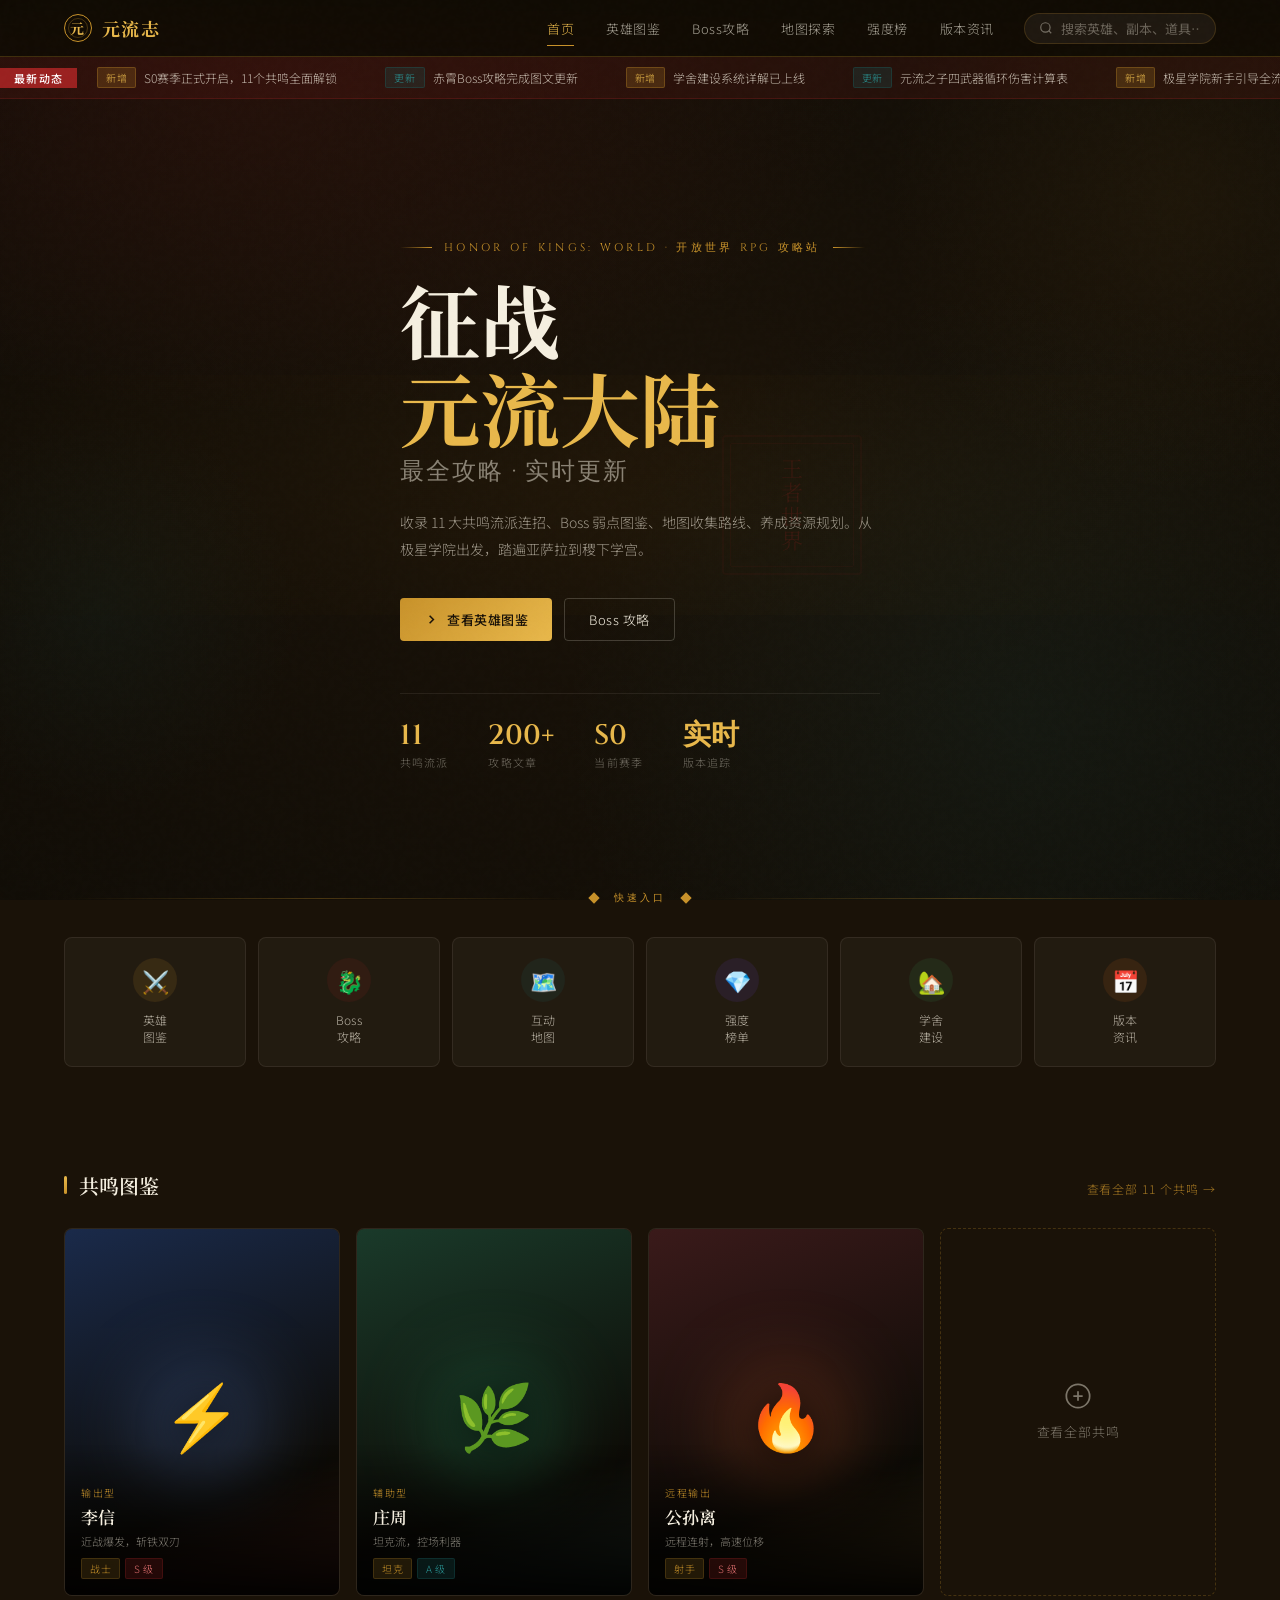
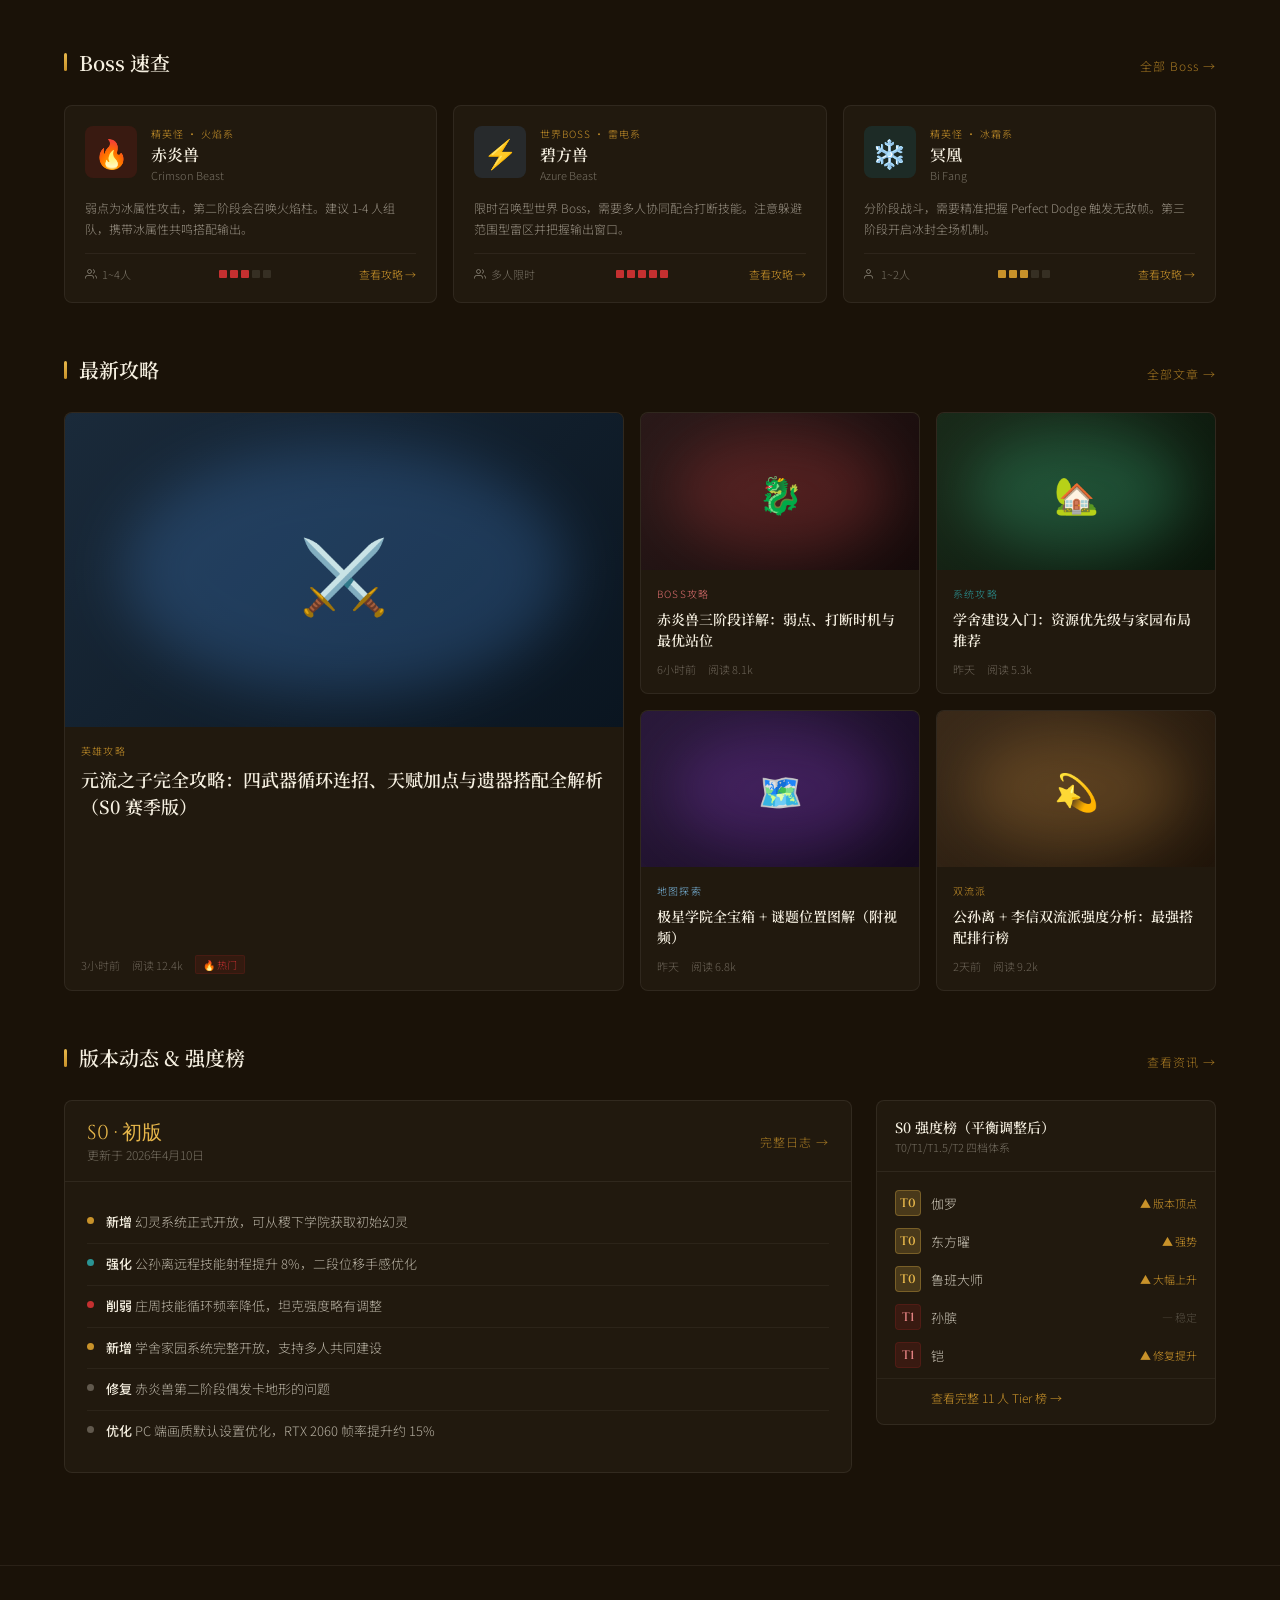
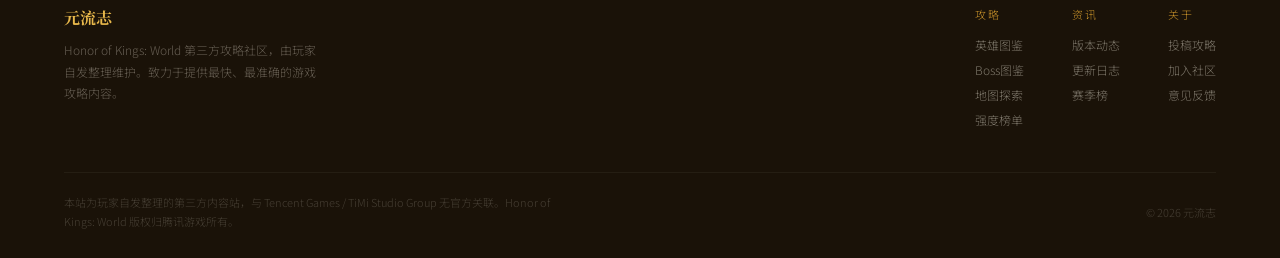
<file: index.html>
<!DOCTYPE html>
<html lang="zh-CN">
<head>
<meta charset="UTF-8">
<meta name="viewport" content="width=device-width, initial-scale=1.0">
<title>元流志 · Honor of Kings: World 攻略站</title>
<meta name="description" content="Honor of Kings: World 第三方攻略社区，收录共鸣图鉴、Boss攻略、地图探索、养成计算。">
<link rel="stylesheet" href="shared.css">
<style>
/* ── HERO ── */
.hero {
  min-height: 88vh; display: flex; flex-direction: column; justify-content: center;
  position: relative; overflow: hidden; padding: 80px 24px 60px;
}
.hero::before {
  content: ''; position: absolute; left: 0; right: 0; top: 50%; height: 240px;
  transform: translateY(-50%);
  background: radial-gradient(ellipse 70% 100% at 50% 50%, rgba(200,146,42,0.04) 0%, transparent 100%);
  pointer-events: none;
}
.hero-seal {
  position: absolute; right: 8%; top: 50%; transform: translateY(-50%);
  width: 140px; height: 140px; border: 2px solid rgba(155,33,32,0.3); border-radius: 4px;
  display: flex; align-items: center; justify-content: center; opacity: 0.22;
}
.hero-seal::before {
  content: ''; position: absolute; inset: 6px;
  border: 1px solid rgba(155,33,32,0.35); border-radius: 2px;
}
.hero-seal span {
  font-family: 'Noto Serif SC', serif; font-size: 22px; color: var(--red);
  line-height: 1.2; letter-spacing: 0.1em; writing-mode: vertical-rl;
}
.hero-eyebrow {
  font-family: 'Cinzel', serif; font-size: 11px; letter-spacing: 0.3em;
  color: var(--gold); text-transform: uppercase; margin-bottom: 20px;
  display: flex; align-items: center; gap: 12px;
  opacity: 0; animation: fadeUp 0.8s 0.1s forwards;
}
.hero-eyebrow::before { content: ''; height: 1px; width: 32px; background: linear-gradient(90deg, transparent, var(--gold)); }
.hero-eyebrow::after  { content: ''; height: 1px; width: 32px; background: linear-gradient(90deg, var(--gold), transparent); }
.hero-title {
  font-family: 'Noto Serif SC', serif;
  font-size: clamp(42px, 7vw, 80px); font-weight: 700; line-height: 1.1;
  opacity: 0; animation: fadeUp 0.9s 0.2s forwards;
}
.hero-title em { font-style: normal; color: var(--gold-light); display: block; }
.hero-title small {
  display: block; font-size: clamp(16px, 2.5vw, 24px); font-weight: 400;
  color: rgba(245,239,224,0.5); letter-spacing: 0.08em; margin-top: 8px;
  font-family: 'Cinzel', serif;
}
.hero-desc { margin-top: 24px; max-width: 480px; font-size: 14px; line-height: 1.9; color: rgba(245,239,224,0.6); opacity: 0; animation: fadeUp 0.9s 0.35s forwards; }
.hero-ctas { margin-top: 36px; display: flex; gap: 12px; flex-wrap: wrap; opacity: 0; animation: fadeUp 0.9s 0.45s forwards; }
.hero-stats { margin-top: 52px; display: flex; gap: 40px; padding-top: 28px; border-top: 1px solid rgba(245,239,224,0.08); opacity: 0; animation: fadeUp 0.9s 0.55s forwards; }
.stat-item { display: flex; flex-direction: column; gap: 4px; }
.stat-num { font-family: 'Cinzel', serif; font-size: 28px; color: var(--gold-light); font-weight: 600; line-height: 1; }
.stat-label { font-size: 11px; color: rgba(245,239,224,0.4); letter-spacing: 0.1em; }
@keyframes fadeUp { from { opacity:0; transform:translateY(18px); } to { opacity:1; transform:translateY(0); } }

/* ── QUICK NAV ── */
.quick-grid { display: grid; grid-template-columns: repeat(6, 1fr); gap: 12px; }
.quick-card {
  display: flex; flex-direction: column; align-items: center; gap: 10px;
  padding: 20px 12px; background: rgba(245,239,224,0.04);
  border: 1px solid rgba(245,239,224,0.08); border-radius: 8px;
  text-decoration: none; transition: all 0.25s; position: relative; overflow: hidden;
}
.quick-card::before {
  content: ''; position: absolute; inset: 0;
  background: linear-gradient(135deg, rgba(200,146,42,0.06) 0%, transparent 60%);
  opacity: 0; transition: opacity 0.25s;
}
.quick-card:hover { border-color: rgba(200,146,42,0.35); transform: translateY(-3px); box-shadow: 0 12px 30px rgba(0,0,0,0.3); }
.quick-card:hover::before { opacity: 1; }
.quick-icon { width: 44px; height: 44px; border-radius: 50%; display: flex; align-items: center; justify-content: center; font-size: 22px; position: relative; z-index: 1; }
.quick-card-label { font-size: 12px; color: rgba(245,239,224,0.7); text-align: center; letter-spacing: 0.04em; position: relative; z-index: 1; line-height: 1.4; }

/* ── RESONANCE CARDS ── */
.resonance-grid { display: grid; grid-template-columns: repeat(4, 1fr); gap: 16px; }
.res-card {
  position: relative; border-radius: 8px; overflow: hidden; cursor: pointer;
  aspect-ratio: 3/4; border: 1px solid rgba(245,239,224,0.06);
  transition: transform 0.3s, box-shadow 0.3s;
  background: rgba(245,239,224,0.03); text-decoration: none; display: block;
}
.res-card:hover { transform: translateY(-6px) scale(1.02); box-shadow: 0 20px 50px rgba(0,0,0,0.5); }
.res-card:hover .res-overlay { opacity: 1; }
.res-card:hover .res-name { color: var(--gold-light); }
.res-art { position: absolute; inset: 0; display: flex; align-items: center; justify-content: center; font-size: 64px; }
.res-art-bg { position: absolute; inset: 0; }
.res-c1 .res-art-bg { background: linear-gradient(160deg, #1a2a4a 0%, #0d0b06 70%, rgba(155,33,32,0.2) 100%); }
.res-c2 .res-art-bg { background: linear-gradient(160deg, #1a3a2a 0%, #0d0b06 70%, rgba(26,107,107,0.2) 100%); }
.res-c3 .res-art-bg { background: linear-gradient(160deg, #3a1a1a 0%, #0d0b06 70%, rgba(200,146,42,0.15) 100%); }
.res-c4 .res-art-bg { background: linear-gradient(160deg, #2a1a3a 0%, #0d0b06 70%, rgba(100,50,150,0.2) 100%); }
.res-glow { position: absolute; width: 120px; height: 120px; border-radius: 50%; bottom: 30%; left: 50%; transform: translateX(-50%); filter: blur(40px); opacity: 0.5; }
.res-c1 .res-glow { background: rgba(100,140,220,0.6); }
.res-c2 .res-glow { background: rgba(50,180,120,0.6); }
.res-c3 .res-glow { background: rgba(220,100,50,0.6); }
.res-c4 .res-glow { background: rgba(150,80,220,0.6); }
.res-emoji { position: relative; z-index: 1; filter: drop-shadow(0 4px 20px rgba(0,0,0,0.8)); }
.res-bottom { position: absolute; bottom: 0; left: 0; right: 0; padding: 40px 16px 16px; z-index: 2; background: linear-gradient(to top, rgba(0,0,0,0.92) 0%, transparent 100%); }
.res-type { font-size: 10px; letter-spacing: 0.15em; color: var(--gold); text-transform: uppercase; margin-bottom: 4px; }
.res-name { font-family: 'Noto Serif SC', serif; font-size: 17px; font-weight: 600; color: var(--paper); transition: color 0.2s; }
.res-desc { font-size: 11px; color: rgba(245,239,224,0.5); margin-top: 4px; line-height: 1.5; }
.res-tags { display: flex; gap: 5px; margin-top: 8px; flex-wrap: wrap; }
.res-tag { font-size: 10px; padding: 2px 8px; border-radius: 2px; letter-spacing: 0.06em; }
.res-tag-role { background: rgba(200,146,42,0.15); color: var(--gold); border: 1px solid rgba(200,146,42,0.2); }
.res-tag-tier { background: rgba(155,33,32,0.2); color: #e07070; border: 1px solid rgba(155,33,32,0.25); }
.res-tag-ok   { background: rgba(26,107,107,0.2); color: var(--teal-light); border: 1px solid rgba(26,107,107,0.25); }
.res-overlay { position: absolute; inset: 0; border-radius: 8px; border: 1.5px solid rgba(200,146,42,0.35); background: rgba(200,146,42,0.03); opacity: 0; transition: opacity 0.3s; z-index: 3; pointer-events: none; }
.res-card-more {
  display: flex; flex-direction: column; align-items: center; justify-content: center;
  gap: 12px; border-radius: 8px; border: 1px dashed rgba(200,146,42,0.25);
  aspect-ratio: 3/4; cursor: pointer; transition: all 0.25s;
  text-decoration: none; color: rgba(245,239,224,0.45);
}
.res-card-more:hover { border-color: rgba(200,146,42,0.5); color: var(--gold-light); background: rgba(200,146,42,0.04); }
.res-card-more span { font-size: 13px; letter-spacing: 0.06em; }

/* ── BOSS CARDS ── */
.boss-grid { display: grid; grid-template-columns: repeat(3, 1fr); gap: 16px; }
.boss-card {
  background: rgba(245,239,224,0.03); border: 1px solid rgba(245,239,224,0.07);
  border-radius: 8px; padding: 20px; transition: all 0.25s;
  text-decoration: none; display: block; position: relative; overflow: hidden; color: inherit;
}
.boss-card::after { content: ''; position: absolute; top: 0; left: 0; right: 0; height: 2px; opacity: 0; transition: opacity 0.25s; }
.boss-fire::after   { background: linear-gradient(90deg, var(--red), #ff6b35); }
.boss-thunder::after { background: linear-gradient(90deg, #4a90d9, #8b5cf6); }
.boss-ice::after    { background: linear-gradient(90deg, #06b6d4, #22d3ee); }
.boss-card:hover { border-color: rgba(245,239,224,0.15); transform: translateY(-2px); box-shadow: 0 12px 30px rgba(0,0,0,0.35); }
.boss-card:hover::after { opacity: 1; }
.boss-head { display: flex; align-items: flex-start; gap: 14px; margin-bottom: 14px; }
.boss-icon { width: 52px; height: 52px; border-radius: 8px; display: flex; align-items: center; justify-content: center; font-size: 28px; flex-shrink: 0; }
.boss-fire .boss-icon   { background: rgba(155,33,32,0.2); }
.boss-thunder .boss-icon { background: rgba(74,144,217,0.15); }
.boss-ice .boss-icon    { background: rgba(6,182,212,0.12); }
.boss-rarity { font-size: 10px; letter-spacing: 0.1em; color: var(--gold); text-transform: uppercase; margin-bottom: 4px; }
.boss-name { font-family: 'Noto Serif SC', serif; font-size: 16px; font-weight: 600; color: var(--paper); line-height: 1.3; }
.boss-sub { font-size: 11px; color: rgba(245,239,224,0.4); margin-top: 2px; }
.boss-body { font-size: 12px; color: rgba(245,239,224,0.55); line-height: 1.75; margin-bottom: 14px; }
.boss-footer { display: flex; align-items: center; justify-content: space-between; padding-top: 12px; border-top: 1px solid rgba(245,239,224,0.06); }
.boss-players { font-size: 11px; color: rgba(245,239,224,0.4); display: flex; align-items: center; gap: 5px; }
.boss-link { font-size: 11px; color: var(--gold); }

/* ── GUIDE GRID ── */
.guide-grid { display: grid; grid-template-columns: 2fr 1fr 1fr; grid-template-rows: auto auto; gap: 16px; }
.guide-card { background: rgba(245,239,224,0.03); border: 1px solid rgba(245,239,224,0.07); border-radius: 8px; overflow: hidden; transition: all 0.25s; text-decoration: none; display: flex; flex-direction: column; color: inherit; }
.guide-card:hover { border-color: rgba(200,146,42,0.3); transform: translateY(-2px); box-shadow: 0 10px 28px rgba(0,0,0,0.3); }
.guide-card.featured { grid-row: 1 / 3; }
.guide-thumb { width: 100%; aspect-ratio: 16/9; display: flex; align-items: center; justify-content: center; font-size: 48px; position: relative; overflow: hidden; }
.guide-card.featured .guide-thumb { font-size: 72px; }
.thumb-bg { position: absolute; inset: 0; }
.t1 .thumb-bg { background: linear-gradient(135deg, #1a2a3a, #0a1520); }
.t2 .thumb-bg { background: linear-gradient(135deg, #2a1a1a, #150a0a); }
.t3 .thumb-bg { background: linear-gradient(135deg, #1a2a1a, #0a150a); }
.t4 .thumb-bg { background: linear-gradient(135deg, #2a1a3a, #150a20); }
.t5 .thumb-bg { background: linear-gradient(135deg, #3a2a1a, #20150a); }
.thumb-glow { position: absolute; width: 80%; height: 80%; border-radius: 50%; filter: blur(30px); opacity: 0.25; }
.t1 .thumb-glow { background: #4a90e2; } .t2 .thumb-glow { background: #e24a4a; }
.t3 .thumb-glow { background: #4ae2a0; } .t4 .thumb-glow { background: #a04ae2; }
.t5 .thumb-glow { background: #e2a04a; }
.thumb-emoji { position: relative; z-index: 1; }
.guide-body { padding: 16px; flex: 1; display: flex; flex-direction: column; }
.guide-cat { font-size: 10px; letter-spacing: 0.12em; text-transform: uppercase; margin-bottom: 8px; }
.cat-hero { color: var(--gold); } .cat-boss { color: #e07070; }
.cat-system { color: var(--teal-light); } .cat-map { color: #7ab8e0; }
.guide-title { font-family: 'Noto Serif SC', serif; font-size: 14px; font-weight: 600; color: var(--paper); line-height: 1.5; flex: 1; }
.guide-card.featured .guide-title { font-size: 18px; }
.guide-meta { margin-top: 10px; display: flex; align-items: center; gap: 12px; font-size: 11px; color: rgba(245,239,224,0.35); }
.guide-tag-hot { color: var(--red-bright); font-size: 10px; padding: 1px 7px; background: rgba(155,33,32,0.15); border: 1px solid rgba(155,33,32,0.2); border-radius: 2px; }

/* ── UPDATES ── */
.updates-layout { display: grid; grid-template-columns: 1fr 340px; gap: 24px; align-items: start; }
.version-panel, .tier-panel { background: rgba(245,239,224,0.03); border: 1px solid rgba(245,239,224,0.08); border-radius: 8px; overflow: hidden; }
.version-header { padding: 18px 22px; border-bottom: 1px solid rgba(245,239,224,0.07); display: flex; align-items: center; justify-content: space-between; }
.version-num { font-family: 'Cinzel', serif; font-size: 20px; color: var(--gold-light); }
.version-date { font-size: 12px; color: rgba(245,239,224,0.4); }
.version-body { padding: 20px 22px; }
.update-item { display: flex; align-items: flex-start; gap: 12px; padding: 10px 0; border-bottom: 1px solid rgba(245,239,224,0.05); }
.update-item:last-child { border-bottom: none; }
.update-dot { width: 7px; height: 7px; border-radius: 50%; flex-shrink: 0; margin-top: 5px; }
.dot-new { background: var(--gold); } .dot-buff { background: var(--teal-light); }
.dot-nerf { background: var(--red-bright); } .dot-fix { background: rgba(245,239,224,0.3); }
.update-text { font-size: 13px; color: rgba(245,239,224,0.7); line-height: 1.6; }
.update-text strong { color: var(--paper); font-weight: 500; }
.tier-header { padding: 16px 18px; border-bottom: 1px solid rgba(245,239,224,0.07); }
.tier-header-title { font-family: 'Noto Serif SC', serif; font-size: 14px; font-weight: 600; color: var(--paper); margin-bottom: 2px; }
.tier-header-sub { font-size: 11px; color: rgba(245,239,224,0.4); }
.tier-body { padding: 12px 0; }
.tier-row { display: flex; align-items: center; gap: 10px; padding: 6px 18px; transition: background 0.15s; }
.tier-row:hover { background: rgba(245,239,224,0.03); }
.tier-badge { width: 26px; height: 26px; border-radius: 4px; display: flex; align-items: center; justify-content: center; font-family: 'Cinzel', serif; font-size: 12px; font-weight: 600; flex-shrink: 0; }
.tier-s { background: rgba(232,184,75,0.2); color: var(--gold-light); border: 1px solid rgba(232,184,75,0.3); }
.tier-a { background: rgba(155,33,32,0.2); color: #e08080; border: 1px solid rgba(155,33,32,0.25); }
.tier-b { background: rgba(26,107,107,0.2); color: var(--teal-light); border: 1px solid rgba(26,107,107,0.25); }
.tier-name { font-size: 13px; color: rgba(245,239,224,0.8); flex: 1; }
.tier-up { color: var(--gold); font-size:11px; } .tier-down { color: #e07070; font-size:11px; } .tier-same { color: rgba(245,239,224,0.25); font-size:11px; }

@media (max-width: 1024px) { .updates-layout { grid-template-columns: 1fr; } }
@media (max-width: 900px) {
  .quick-grid { grid-template-columns: repeat(3,1fr); }
  .resonance-grid { grid-template-columns: repeat(2,1fr); }
  .boss-grid { grid-template-columns: 1fr 1fr; }
  .guide-grid { grid-template-columns: 1fr 1fr; }
  .guide-card.featured { grid-row: auto; grid-column: 1/-1; }
  .hero-seal { display: none; }
}
@media (max-width: 600px) {
  .boss-grid, .guide-grid { grid-template-columns: 1fr; }
  .guide-card.featured { grid-column: 1; }
  .hero-stats { gap: 20px; flex-wrap: wrap; }
  .stat-num { font-size: 22px; }
  .hero { min-height: auto; padding: 60px 24px 40px; }
}
</style>
</head>
<body>
<div class="bg-canvas"></div>

<nav>
  <div class="nav-inner">
    <a href="index.html" class="nav-logo"><div class="logo-mark">元</div>元流志</a>
    <div class="nav-links">
      <a href="index.html" class="active">首页</a>
      <a href="heroes.html">英雄图鉴</a>
      <a href="bosses.html">Boss攻略</a>
      <a href="map.html">地图探索</a>
      <a href="tier.html">强度榜</a>
      <a href="news.html">版本资讯</a>
    </div>
    <div class="nav-search">
      <svg width="14" height="14" viewBox="0 0 24 24" fill="none" stroke="currentColor" stroke-width="2"><circle cx="11" cy="11" r="8"/><path d="m21 21-4.35-4.35"/></svg>
      <input type="text" placeholder="搜索英雄、副本、道具…">
    </div>
    <button class="nav-hamburger" id="hamburger" aria-label="菜单"><span></span><span></span><span></span></button>
  </div>
</nav>
<div class="nav-drawer" id="navDrawer">
  <a href="index.html" class="active">首页</a>
  <a href="heroes.html">英雄图鉴</a>
  <a href="bosses.html">Boss攻略</a>
  <a href="map.html">地图探索</a>
  <a href="tier.html">强度榜</a>
  <a href="news.html">版本资讯</a>
</div>

<div class="ticker-bar">
  <div class="ticker-inner">
    <div class="ticker-label">最新动态</div>
    <div class="ticker-track">
      <div class="ticker-content">
        <a class="ticker-item" href="news.html"><span class="tag tag-new">新增</span> S0赛季正式开启，11个共鸣全面解锁</a>
        <a class="ticker-item" href="bosses.html"><span class="tag tag-update">更新</span> 赤霄Boss攻略完成图文更新</a>
        <a class="ticker-item" href="news.html"><span class="tag tag-new">新增</span> 学舍建设系统详解已上线</a>
        <a class="ticker-item" href="heroes.html"><span class="tag tag-update">更新</span> 元流之子四武器循环伤害计算表</a>
        <a class="ticker-item" href="map.html"><span class="tag tag-new">新增</span> 极星学院新手引导全流程攻略</a>
        <a class="ticker-item" href="news.html"><span class="tag tag-update">更新</span> PC端配置要求与优化建议</a>
        <a class="ticker-item" href="news.html"><span class="tag tag-new">新增</span> S0赛季正式开启，11个共鸣全面解锁</a>
        <a class="ticker-item" href="bosses.html"><span class="tag tag-update">更新</span> 赤霄Boss攻略完成图文更新</a>
        <a class="ticker-item" href="news.html"><span class="tag tag-new">新增</span> 学舍建设系统详解已上线</a>
        <a class="ticker-item" href="heroes.html"><span class="tag tag-update">更新</span> 元流之子四武器循环伤害计算表</a>
        <a class="ticker-item" href="map.html"><span class="tag tag-new">新增</span> 极星学院新手引导全流程攻略</a>
        <a class="ticker-item" href="news.html"><span class="tag tag-update">更新</span> PC端配置要求与优化建议</a>
      </div>
    </div>
  </div>
</div>

<section class="hero">
  <div class="wrap">
    <div class="hero-seal" aria-hidden="true"><span>王者世界</span></div>
    <p class="hero-eyebrow">Honor of Kings: World · 开放世界 RPG 攻略站</p>
    <h1 class="hero-title">征战<em>元流大陆</em><small>最全攻略 · 实时更新</small></h1>
    <p class="hero-desc">收录 11 大共鸣流派连招、Boss 弱点图鉴、地图收集路线、养成资源规划。从极星学院出发，踏遍亚萨拉到稷下学宫。</p>
    <div class="hero-ctas">
      <a href="heroes.html" class="btn-primary"><svg width="15" height="15" viewBox="0 0 24 24" fill="none" stroke="currentColor" stroke-width="2.5"><path d="m9 18 6-6-6-6"/></svg>查看英雄图鉴</a>
      <a href="bosses.html" class="btn-ghost">Boss 攻略</a>
    </div>
    <div class="hero-stats">
      <div class="stat-item"><span class="stat-num">11</span><span class="stat-label">共鸣流派</span></div>
      <div class="stat-item"><span class="stat-num">200+</span><span class="stat-label">攻略文章</span></div>
      <div class="stat-item"><span class="stat-num">S0</span><span class="stat-label">当前赛季</span></div>
      <div class="stat-item"><span class="stat-num">实时</span><span class="stat-label">版本追踪</span></div>
    </div>
  </div>
</section>

<section class="section" style="padding-top:0;">
  <div class="wrap">
    <div class="divider"><div class="divider-line"></div><div class="divider-diamond"></div><div class="divider-text">快速入口</div><div class="divider-diamond"></div><div class="divider-line"></div></div>
    <div class="quick-grid reveal">
      <a href="heroes.html" class="quick-card"><div class="quick-icon" style="background:rgba(200,146,42,0.12);">⚔️</div><div class="quick-card-label">英雄<br>图鉴</div></a>
      <a href="bosses.html" class="quick-card"><div class="quick-icon" style="background:rgba(155,33,32,0.12);">🐉</div><div class="quick-card-label">Boss<br>攻略</div></a>
      <a href="map.html" class="quick-card"><div class="quick-icon" style="background:rgba(26,107,107,0.12);">🗺️</div><div class="quick-card-label">互动<br>地图</div></a>
      <a href="tier.html" class="quick-card"><div class="quick-icon" style="background:rgba(100,60,200,0.12);">💎</div><div class="quick-card-label">强度<br>榜单</div></a>
      <a href="map.html#farmroutes" class="quick-card"><div class="quick-icon" style="background:rgba(50,150,80,0.12);">🏡</div><div class="quick-card-label">学舍<br>建设</div></a>
      <a href="news.html" class="quick-card"><div class="quick-icon" style="background:rgba(200,100,30,0.12);">📅</div><div class="quick-card-label">版本<br>资讯</div></a>
    </div>
  </div>
</section>

<section class="section">
  <div class="wrap">
    <div class="section-head reveal">
      <h2 class="section-title">共鸣图鉴</h2>
      <a href="heroes.html" class="section-more">查看全部 11 个共鸣 →</a>
    </div>
    <div class="resonance-grid reveal">
      <a href="heroes.html#lixin" class="res-card res-c1">
        <div class="res-art"><div class="res-art-bg"></div><div class="res-glow"></div><span class="res-emoji">⚡</span></div>
        <div class="res-bottom"><div class="res-type">输出型</div><div class="res-name">李信</div><div class="res-desc">近战爆发，斩铁双刃</div><div class="res-tags"><span class="res-tag res-tag-role">战士</span><span class="res-tag res-tag-tier">S 级</span></div></div>
        <div class="res-overlay"></div>
      </a>
      <a href="heroes.html#zhuangzhou" class="res-card res-c2">
        <div class="res-art"><div class="res-art-bg"></div><div class="res-glow"></div><span class="res-emoji">🌿</span></div>
        <div class="res-bottom"><div class="res-type">辅助型</div><div class="res-name">庄周</div><div class="res-desc">坦克流，控场利器</div><div class="res-tags"><span class="res-tag res-tag-role">坦克</span><span class="res-tag res-tag-ok">A 级</span></div></div>
        <div class="res-overlay"></div>
      </a>
      <a href="heroes.html#gongsunli" class="res-card res-c3">
        <div class="res-art"><div class="res-art-bg"></div><div class="res-glow"></div><span class="res-emoji">🔥</span></div>
        <div class="res-bottom"><div class="res-type">远程输出</div><div class="res-name">公孙离</div><div class="res-desc">远程连射，高速位移</div><div class="res-tags"><span class="res-tag res-tag-role">射手</span><span class="res-tag res-tag-tier">S 级</span></div></div>
        <div class="res-overlay"></div>
      </a>
      <a href="heroes.html" class="res-card-more"><svg width="28" height="28" viewBox="0 0 24 24" fill="none" stroke="currentColor" stroke-width="1.5"><circle cx="12" cy="12" r="10"/><path d="M12 8v8M8 12h8"/></svg><span>查看全部共鸣</span></a>
    </div>
  </div>
</section>

<section class="section" style="padding-top:0;">
  <div class="wrap">
    <div class="section-head reveal"><h2 class="section-title">Boss 速查</h2><a href="bosses.html" class="section-more">全部 Boss →</a></div>
    <div class="boss-grid reveal">
      <a href="bosses.html#crimson" class="boss-card boss-fire">
        <div class="boss-head"><div class="boss-icon">🔥</div><div class="boss-meta"><div class="boss-rarity">精英怪 · 火焰系</div><div class="boss-name">赤炎兽</div><div class="boss-sub">Crimson Beast</div></div></div>
        <div class="boss-body">弱点为冰属性攻击，第二阶段会召唤火焰柱。建议 1-4 人组队，携带冰属性共鸣搭配输出。</div>
        <div class="boss-footer"><div class="boss-players"><svg width="12" height="12" viewBox="0 0 24 24" fill="none" stroke="currentColor" stroke-width="2"><path d="M17 21v-2a4 4 0 0 0-4-4H5a4 4 0 0 0-4 4v2"/><circle cx="9" cy="7" r="4"/><path d="M23 21v-2a4 4 0 0 0-3-3.87"/><path d="M16 3.13a4 4 0 0 1 0 7.75"/></svg>1~4人</div><div class="difficulty"><div class="pip on-3"></div><div class="pip on-3"></div><div class="pip on-3"></div><div class="pip"></div><div class="pip"></div></div><span class="boss-link">查看攻略 →</span></div>
      </a>
      <a href="bosses.html#azure" class="boss-card boss-thunder">
        <div class="boss-head"><div class="boss-icon">⚡</div><div class="boss-meta"><div class="boss-rarity">世界Boss · 雷电系</div><div class="boss-name">碧方兽</div><div class="boss-sub">Azure Beast</div></div></div>
        <div class="boss-body">限时召唤型世界 Boss，需要多人协同配合打断技能。注意躲避范围型雷区并把握输出窗口。</div>
        <div class="boss-footer"><div class="boss-players"><svg width="12" height="12" viewBox="0 0 24 24" fill="none" stroke="currentColor" stroke-width="2"><path d="M17 21v-2a4 4 0 0 0-4-4H5a4 4 0 0 0-4 4v2"/><circle cx="9" cy="7" r="4"/><path d="M23 21v-2a4 4 0 0 0-3-3.87"/><path d="M16 3.13a4 4 0 0 1 0 7.75"/></svg>多人限时</div><div class="difficulty"><div class="pip on-3"></div><div class="pip on-3"></div><div class="pip on-3"></div><div class="pip on-3"></div><div class="pip on-3"></div></div><span class="boss-link">查看攻略 →</span></div>
      </a>
      <a href="bosses.html#bifang" class="boss-card boss-ice">
        <div class="boss-head"><div class="boss-icon">❄️</div><div class="boss-meta"><div class="boss-rarity">精英怪 · 冰霜系</div><div class="boss-name">冥凰</div><div class="boss-sub">Bi Fang</div></div></div>
        <div class="boss-body">分阶段战斗，需要精准把握 Perfect Dodge 触发无敌帧。第三阶段开启冰封全场机制。</div>
        <div class="boss-footer"><div class="boss-players"><svg width="12" height="12" viewBox="0 0 24 24" fill="none" stroke="currentColor" stroke-width="2"><path d="M17 21v-2a4 4 0 0 0-4-4H5a4 4 0 0 0-4 4v2"/><circle cx="9" cy="7" r="4"/></svg>1~2人</div><div class="difficulty"><div class="pip on-2"></div><div class="pip on-2"></div><div class="pip on-2"></div><div class="pip"></div><div class="pip"></div></div><span class="boss-link">查看攻略 →</span></div>
      </a>
    </div>
  </div>
</section>

<section class="section" style="padding-top:0;">
  <div class="wrap">
    <div class="section-head reveal"><h2 class="section-title">最新攻略</h2><a href="news.html" class="section-more">全部文章 →</a></div>
    <div class="guide-grid reveal">
      <a href="heroes.html#lixin" class="guide-card featured t1">
        <div class="guide-thumb"><div class="thumb-bg"></div><div class="thumb-glow"></div><span class="thumb-emoji">⚔️</span></div>
        <div class="guide-body"><div class="guide-cat cat-hero">英雄攻略</div><div class="guide-title">元流之子完全攻略：四武器循环连招、天赋加点与遗器搭配全解析（S0 赛季版）</div><div class="guide-meta"><span>3小时前</span><span>阅读 12.4k</span><span class="guide-tag-hot">🔥 热门</span></div></div>
      </a>
      <a href="bosses.html#crimson" class="guide-card t2">
        <div class="guide-thumb"><div class="thumb-bg"></div><div class="thumb-glow"></div><span class="thumb-emoji" style="font-size:36px;">🐉</span></div>
        <div class="guide-body"><div class="guide-cat cat-boss">Boss攻略</div><div class="guide-title">赤炎兽三阶段详解：弱点、打断时机与最优站位</div><div class="guide-meta"><span>6小时前</span><span>阅读 8.1k</span></div></div>
      </a>
      <a href="map.html#settlement" class="guide-card t3">
        <div class="guide-thumb"><div class="thumb-bg"></div><div class="thumb-glow"></div><span class="thumb-emoji" style="font-size:36px;">🏡</span></div>
        <div class="guide-body"><div class="guide-cat cat-system">系统攻略</div><div class="guide-title">学舍建设入门：资源优先级与家园布局推荐</div><div class="guide-meta"><span>昨天</span><span>阅读 5.3k</span></div></div>
      </a>
      <a href="map.html#jixing" class="guide-card t4">
        <div class="guide-thumb"><div class="thumb-bg"></div><div class="thumb-glow"></div><span class="thumb-emoji" style="font-size:36px;">🗺️</span></div>
        <div class="guide-body"><div class="guide-cat cat-map">地图探索</div><div class="guide-title">极星学院全宝箱 + 谜题位置图解（附视频）</div><div class="guide-meta"><span>昨天</span><span>阅读 6.8k</span></div></div>
      </a>
      <a href="tier.html" class="guide-card t5">
        <div class="guide-thumb"><div class="thumb-bg"></div><div class="thumb-glow"></div><span class="thumb-emoji" style="font-size:36px;">💫</span></div>
        <div class="guide-body"><div class="guide-cat cat-hero">双流派</div><div class="guide-title">公孙离 + 李信双流派强度分析：最强搭配排行榜</div><div class="guide-meta"><span>2天前</span><span>阅读 9.2k</span></div></div>
      </a>
    </div>
  </div>
</section>

<section class="section" style="padding-top:0;">
  <div class="wrap">
    <div class="section-head reveal"><h2 class="section-title">版本动态 &amp; 强度榜</h2><a href="news.html" class="section-more">查看资讯 →</a></div>
    <div class="updates-layout reveal">
      <div class="version-panel">
        <div class="version-header"><div><div class="version-num">S0 · 初版</div><div class="version-date">更新于 2026年4月10日</div></div><a href="news.html" class="section-more" style="font-size:12px;">完整日志 →</a></div>
        <div class="version-body">
          <div class="update-item"><div class="update-dot dot-new"></div><div class="update-text"><strong>新增</strong> 幻灵系统正式开放，可从稷下学院获取初始幻灵</div></div>
          <div class="update-item"><div class="update-dot dot-buff"></div><div class="update-text"><strong>强化</strong> 公孙离远程技能射程提升 8%，二段位移手感优化</div></div>
          <div class="update-item"><div class="update-dot dot-nerf"></div><div class="update-text"><strong>削弱</strong> 庄周技能循环频率降低，坦克强度略有调整</div></div>
          <div class="update-item"><div class="update-dot dot-new"></div><div class="update-text"><strong>新增</strong> 学舍家园系统完整开放，支持多人共同建设</div></div>
          <div class="update-item"><div class="update-dot dot-fix"></div><div class="update-text"><strong>修复</strong> 赤炎兽第二阶段偶发卡地形的问题</div></div>
          <div class="update-item"><div class="update-dot dot-fix"></div><div class="update-text"><strong>优化</strong> PC 端画质默认设置优化，RTX 2060 帧率提升约 15%</div></div>
        </div>
      </div>
      <div class="tier-panel">
        <div class="tier-header"><div class="tier-header-title">S0 强度榜（平衡调整后）</div><div class="tier-header-sub">T0/T1/T1.5/T2 四档体系</div></div>
        <div class="tier-body">
          <a href="tier.html#jialuo" class="tier-row" style="text-decoration:none;color:inherit;"><div class="tier-badge tier-s">T0</div><div class="tier-name">伽罗</div><span class="tier-up">▲ 版本顶点</span></a>
          <a href="tier.html#dongfangyao" class="tier-row" style="text-decoration:none;color:inherit;"><div class="tier-badge tier-s">T0</div><div class="tier-name">东方曜</div><span class="tier-up">▲ 强势</span></a>
          <a href="tier.html#luban" class="tier-row" style="text-decoration:none;color:inherit;"><div class="tier-badge tier-s">T0</div><div class="tier-name">鲁班大师</div><span class="tier-up">▲ 大幅上升</span></a>
          <a href="tier.html#sunbin" class="tier-row" style="text-decoration:none;color:inherit;"><div class="tier-badge tier-a">T1</div><div class="tier-name">孙膑</div><span class="tier-same">— 稳定</span></a>
          <a href="tier.html#kai" class="tier-row" style="text-decoration:none;color:inherit;"><div class="tier-badge tier-a">T1</div><div class="tier-name">铠</div><span class="tier-up">▲ 修复提升</span></a>
          <div class="tier-row" style="padding-top:10px;margin-top:4px;border-top:1px solid rgba(245,239,224,0.05);"><a href="tier.html" style="font-size:12px;color:var(--gold);text-decoration:none;margin-left:36px;">查看完整 11 人 Tier 榜 →</a></div>
        </div>
      </div>
    </div>
  </div>
</section>

<footer>
  <div class="wrap">
    <div class="footer-inner">
      <div class="footer-brand"><div class="footer-logo">元流志</div><div class="footer-desc">Honor of Kings: World 第三方攻略社区，由玩家自发整理维护。致力于提供最快、最准确的游戏攻略内容。</div></div>
      <div class="footer-links">
        <div class="footer-col"><div class="footer-col-title">攻略</div><a href="heroes.html">英雄图鉴</a><a href="bosses.html">Boss图鉴</a><a href="map.html">地图探索</a><a href="tier.html">强度榜单</a></div>
        <div class="footer-col"><div class="footer-col-title">资讯</div><a href="news.html">版本动态</a><a href="news.html#patch">更新日志</a><a href="tier.html">赛季榜</a></div>
        <div class="footer-col"><div class="footer-col-title">关于</div><a href="#">投稿攻略</a><a href="#">加入社区</a><a href="#">意见反馈</a></div>
      </div>
    </div>
    <div class="footer-bottom"><div class="footer-disclaimer">本站为玩家自发整理的第三方内容站，与 Tencent Games / TiMi Studio Group 无官方关联。Honor of Kings: World 版权归腾讯游戏所有。</div><div>© 2026 元流志</div></div>
  </div>
</footer>
<script src="shared.js"></script>
</body>
</html>
</file>
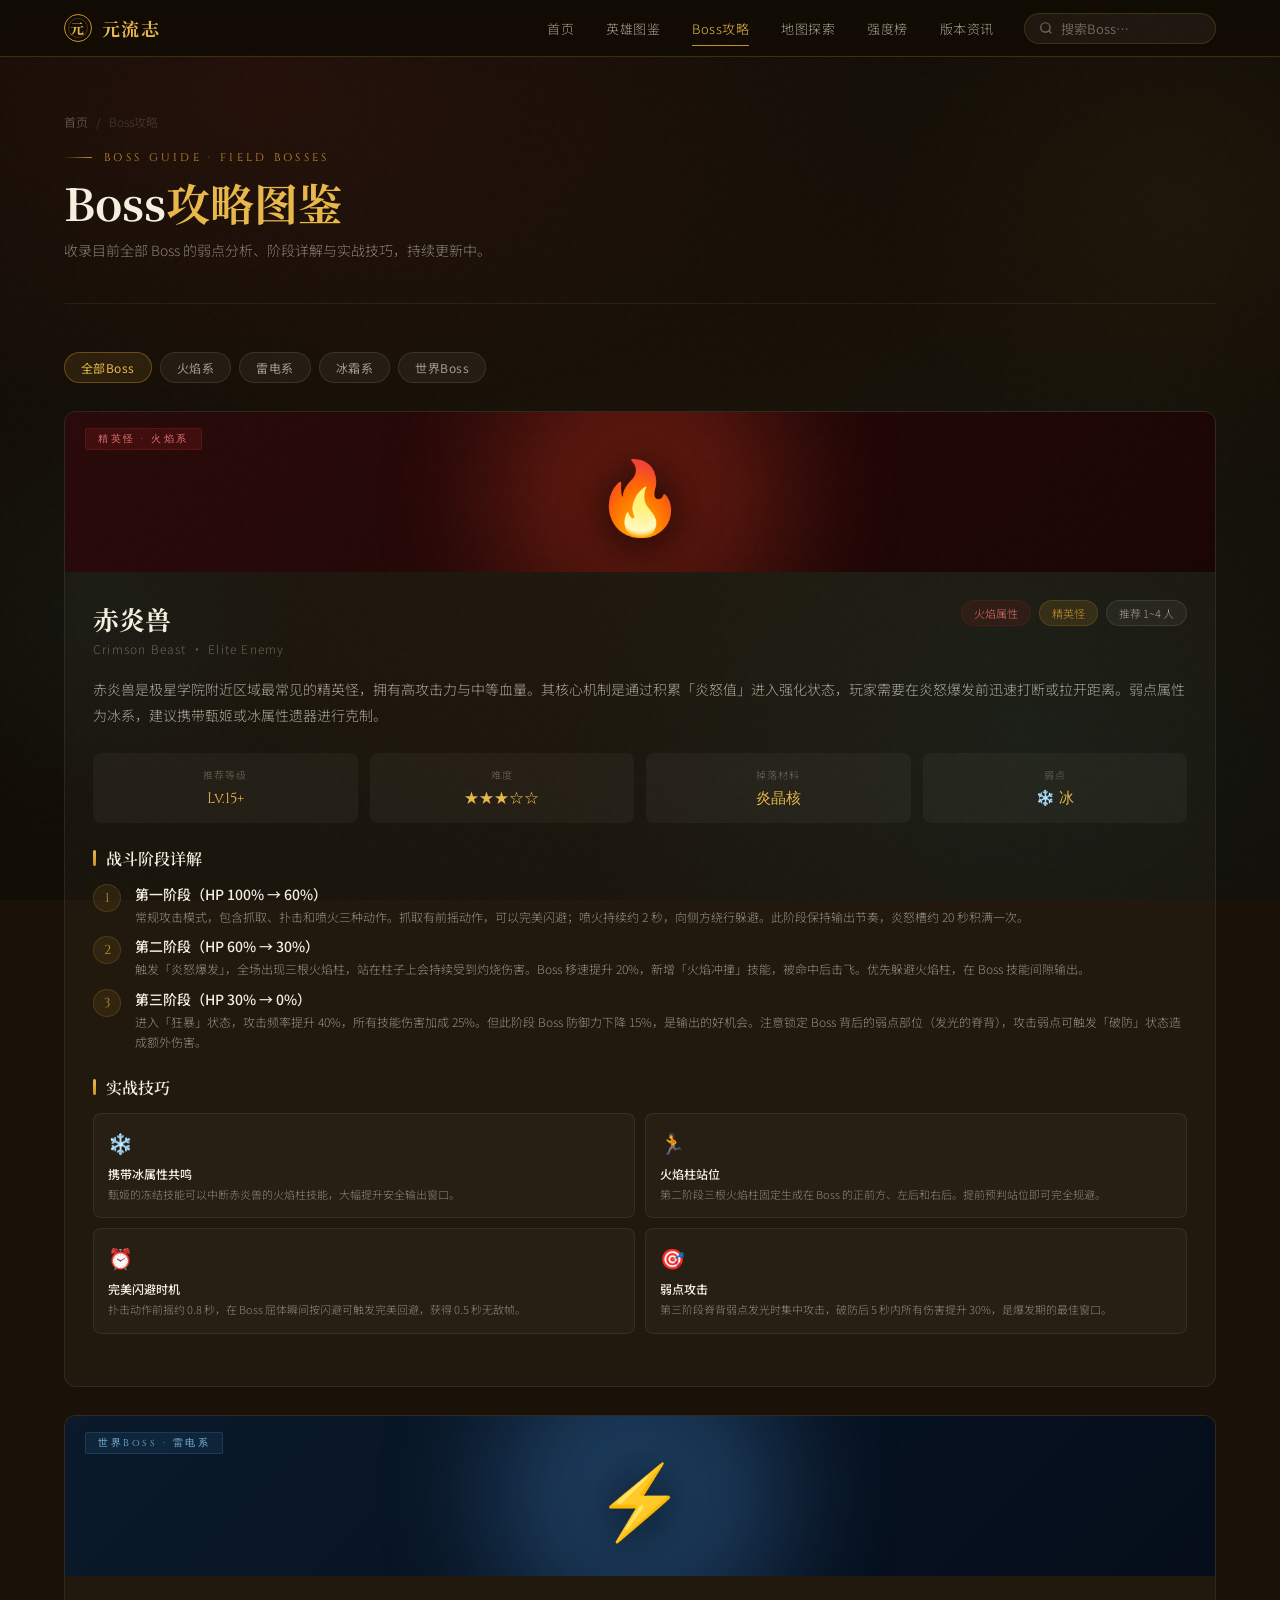
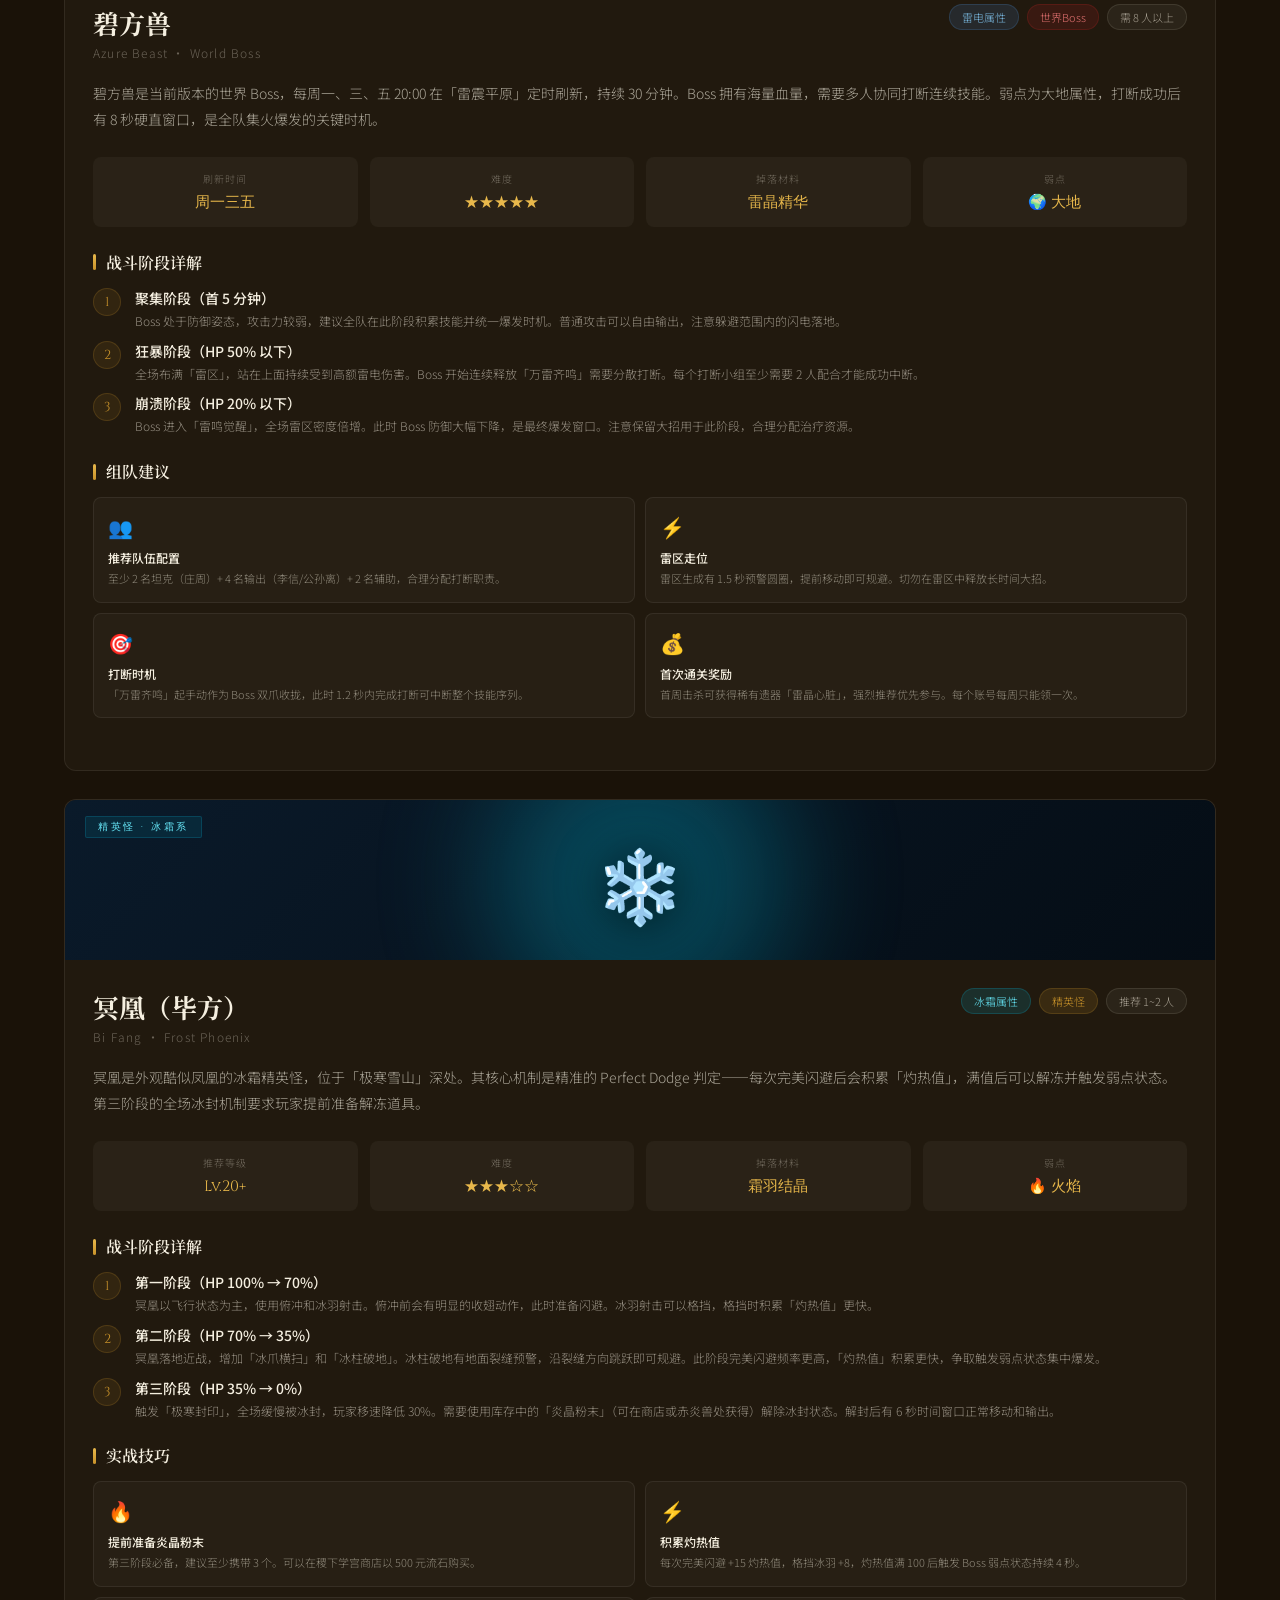
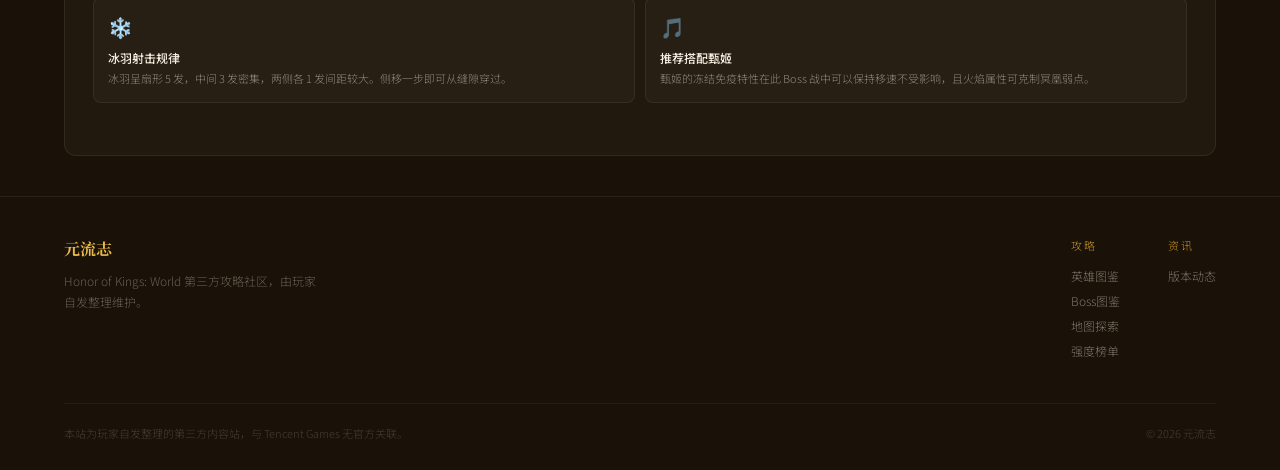
<file: bosses.html>
<!DOCTYPE html>
<html lang="zh-CN">
<head>
<meta charset="UTF-8">
<meta name="viewport" content="width=device-width, initial-scale=1.0">
<title>Boss攻略 · 元流志</title>
<link rel="stylesheet" href="shared.css">
<style>
.boss-full-grid { display: grid; grid-template-columns: 1fr; gap: 28px; }
.boss-article {
  background: rgba(245,239,224,0.03); border: 1px solid rgba(245,239,224,0.08);
  border-radius: 12px; overflow: hidden; scroll-margin-top: 80px;
}
.boss-article-banner {
  height: 160px; display: flex; align-items: center; justify-content: center;
  font-size: 72px; position: relative; overflow: hidden;
}
.ba-bg { position: absolute; inset: 0; }
.ba-glow { position: absolute; width: 300px; height: 300px; border-radius: 50%; filter: blur(60px); opacity: 0.4; left: 50%; top: 50%; transform: translate(-50%,-50%); }
.ba-label {
  position: absolute; top: 16px; left: 20px; font-family: 'Cinzel', serif;
  font-size: 10px; letter-spacing: 0.25em; padding: 3px 12px; border-radius: 2px;
}
.ba-emoji { position: relative; z-index: 1; filter: drop-shadow(0 4px 24px rgba(0,0,0,0.9)); }

.boss-article-body { padding: 28px; }
.boss-article-header { display: flex; align-items: flex-start; justify-content: space-between; margin-bottom: 20px; flex-wrap: wrap; gap: 12px; }
.boss-article-title { font-family: 'Noto Serif SC', serif; font-size: 26px; font-weight: 700; color: var(--paper); }
.boss-article-en { font-size: 12px; color: rgba(245,239,224,0.35); letter-spacing: 0.1em; margin-top: 3px; }
.boss-meta-pills { display: flex; gap: 8px; flex-wrap: wrap; }
.boss-pill { font-size: 11px; padding: 4px 12px; border-radius: 20px; }
.bp-fire    { background: rgba(155,33,32,0.15); color: #e07070; border: 1px solid rgba(155,33,32,0.2); }
.bp-thunder { background: rgba(74,144,217,0.15); color: #7ab8e0; border: 1px solid rgba(74,144,217,0.2); }
.bp-ice     { background: rgba(6,182,212,0.15); color: #67e8f9; border: 1px solid rgba(6,182,212,0.2); }
.bp-elite   { background: rgba(200,146,42,0.15); color: var(--gold); border: 1px solid rgba(200,146,42,0.2); }
.bp-world   { background: rgba(155,33,32,0.2); color: #e07070; border: 1px solid rgba(155,33,32,0.3); }

.boss-overview { font-size: 14px; color: rgba(245,239,224,0.65); line-height: 1.85; margin-bottom: 24px; }

.boss-info-row { display: grid; grid-template-columns: repeat(4,1fr); gap: 12px; margin-bottom: 24px; }
.boss-info-box { background: rgba(245,239,224,0.04); border-radius: 8px; padding: 14px; text-align: center; }
.bib-label { font-size: 10px; color: rgba(245,239,224,0.35); letter-spacing: 0.1em; margin-bottom: 6px; }
.bib-val { font-family: 'Cinzel', serif; font-size: 15px; color: var(--gold-light); }

.boss-phases { margin-bottom: 24px; }
.bp-title { font-family: 'Noto Serif SC', serif; font-size: 16px; font-weight: 600; color: var(--paper); margin-bottom: 14px; display: flex; align-items: center; gap: 10px; }
.bp-title::before { content:''; width:3px; height:16px; background:linear-gradient(to bottom,var(--gold-light),var(--gold)); border-radius:2px; }
.phase-list { display: flex; flex-direction: column; gap: 10px; }
.phase-item { display: flex; gap: 14px; }
.phase-num { font-family: 'Cinzel', serif; font-size: 13px; color: var(--gold); background: rgba(200,146,42,0.1); border: 1px solid rgba(200,146,42,0.2); border-radius: 50%; width: 28px; height: 28px; display: flex; align-items: center; justify-content: center; flex-shrink: 0; }
.phase-content .phase-name { font-size: 14px; font-weight: 500; color: var(--paper); margin-bottom: 3px; }
.phase-content .phase-desc { font-size: 12px; color: rgba(245,239,224,0.55); line-height: 1.65; }

.boss-tips { margin-bottom: 24px; }
.tips-grid { display: grid; grid-template-columns: repeat(2,1fr); gap: 10px; }
.tip-item { background: rgba(245,239,224,0.03); border: 1px solid rgba(245,239,224,0.07); border-radius: 8px; padding: 14px; }
.tip-icon { font-size: 20px; margin-bottom: 8px; }
.tip-name { font-size: 12px; font-weight: 500; color: var(--paper); margin-bottom: 4px; }
.tip-desc { font-size: 11px; color: rgba(245,239,224,0.5); line-height: 1.6; }

.boss-weakness { margin-bottom: 8px; }
.weakness-row { display: flex; gap: 8px; align-items: center; flex-wrap: wrap; }
.we-label { font-size: 11px; color: rgba(245,239,224,0.4); width: 60px; flex-shrink: 0; }
.we-bar { height: 6px; border-radius: 3px; }

@media(max-width:900px){ .boss-info-row { grid-template-columns: repeat(2,1fr); } .tips-grid { grid-template-columns: 1fr; } }
@media(max-width:600px){ .boss-article-header { flex-direction: column; } }
</style>
</head>
<body>
<div class="bg-canvas"></div>
<nav>
  <div class="nav-inner">
    <a href="index.html" class="nav-logo"><div class="logo-mark">元</div>元流志</a>
    <div class="nav-links">
      <a href="index.html">首页</a><a href="heroes.html">英雄图鉴</a>
      <a href="bosses.html" class="active">Boss攻略</a>
      <a href="map.html">地图探索</a><a href="tier.html">强度榜</a><a href="news.html">版本资讯</a>
    </div>
    <div class="nav-search">
      <svg width="14" height="14" viewBox="0 0 24 24" fill="none" stroke="currentColor" stroke-width="2"><circle cx="11" cy="11" r="8"/><path d="m21 21-4.35-4.35"/></svg>
      <input type="text" placeholder="搜索Boss…">
    </div>
    <button class="nav-hamburger" id="hamburger" aria-label="菜单"><span></span><span></span><span></span></button>
  </div>
</nav>
<div class="nav-drawer" id="navDrawer">
  <a href="index.html">首页</a><a href="heroes.html">英雄图鉴</a><a href="bosses.html" class="active">Boss攻略</a><a href="map.html">地图探索</a><a href="tier.html">强度榜</a><a href="news.html">版本资讯</a>
</div>

<div class="wrap">
  <div class="page-header">
    <div class="breadcrumb"><a href="index.html">首页</a><span>/</span><span>Boss攻略</span></div>
    <div class="page-eyebrow">Boss Guide · Field Bosses</div>
    <h1 class="page-title">Boss<em>攻略图鉴</em></h1>
    <p class="page-desc">收录目前全部 Boss 的弱点分析、阶段详解与实战技巧，持续更新中。</p>
  </div>

  <div class="filter-bar reveal">
    <button class="filter-btn active" data-filter="all">全部Boss</button>
    <button class="filter-btn" data-filter="fire">火焰系</button>
    <button class="filter-btn" data-filter="thunder">雷电系</button>
    <button class="filter-btn" data-filter="ice">冰霜系</button>
    <button class="filter-btn" data-filter="world">世界Boss</button>
  </div>

  <div class="boss-full-grid">

    <!-- 赤炎兽 -->
    <div id="crimson" class="boss-article reveal" data-category="fire">
      <div class="boss-article-banner">
        <div class="ba-bg" style="background:linear-gradient(135deg,#2a0a0a,#1a0505);"></div>
        <div class="ba-glow" style="background:rgba(220,60,30,0.8);"></div>
        <div class="ba-label" style="background:rgba(155,33,32,0.2);color:#e07070;border:1px solid rgba(155,33,32,0.3);">精英怪 · 火焰系</div>
        <span class="ba-emoji">🔥</span>
      </div>
      <div class="boss-article-body">
        <div class="boss-article-header">
          <div><div class="boss-article-title">赤炎兽</div><div class="boss-article-en">Crimson Beast · Elite Enemy</div></div>
          <div class="boss-meta-pills"><span class="boss-pill bp-fire">火焰属性</span><span class="boss-pill bp-elite">精英怪</span><span class="boss-pill" style="background:rgba(245,239,224,0.05);color:rgba(245,239,224,0.6);border:1px solid rgba(245,239,224,0.1);">推荐 1~4 人</span></div>
        </div>
        <p class="boss-overview">赤炎兽是极星学院附近区域最常见的精英怪，拥有高攻击力与中等血量。其核心机制是通过积累「炎怒值」进入强化状态，玩家需要在炎怒爆发前迅速打断或拉开距离。弱点属性为冰系，建议携带甄姬或冰属性遗器进行克制。</p>
        <div class="boss-info-row">
          <div class="boss-info-box"><div class="bib-label">推荐等级</div><div class="bib-val">Lv.15+</div></div>
          <div class="boss-info-box"><div class="bib-label">难度</div><div class="bib-val">★★★☆☆</div></div>
          <div class="boss-info-box"><div class="bib-label">掉落材料</div><div class="bib-val">炎晶核</div></div>
          <div class="boss-info-box"><div class="bib-label">弱点</div><div class="bib-val">❄️ 冰</div></div>
        </div>
        <div class="boss-phases">
          <div class="bp-title">战斗阶段详解</div>
          <div class="phase-list">
            <div class="phase-item"><div class="phase-num">1</div><div class="phase-content"><div class="phase-name">第一阶段（HP 100% → 60%）</div><div class="phase-desc">常规攻击模式，包含抓取、扑击和喷火三种动作。抓取有前摇动作，可以完美闪避；喷火持续约 2 秒，向侧方绕行躲避。此阶段保持输出节奏，炎怒槽约 20 秒积满一次。</div></div></div>
            <div class="phase-item"><div class="phase-num">2</div><div class="phase-content"><div class="phase-name">第二阶段（HP 60% → 30%）</div><div class="phase-desc">触发「炎怒爆发」，全场出现三根火焰柱，站在柱子上会持续受到灼烧伤害。Boss 移速提升 20%，新增「火焰冲撞」技能，被命中后击飞。优先躲避火焰柱，在 Boss 技能间隙输出。</div></div></div>
            <div class="phase-item"><div class="phase-num">3</div><div class="phase-content"><div class="phase-name">第三阶段（HP 30% → 0%）</div><div class="phase-desc">进入「狂暴」状态，攻击频率提升 40%，所有技能伤害加成 25%。但此阶段 Boss 防御力下降 15%，是输出的好机会。注意锁定 Boss 背后的弱点部位（发光的脊背），攻击弱点可触发「破防」状态造成额外伤害。</div></div></div>
          </div>
        </div>
        <div class="boss-tips">
          <div class="bp-title">实战技巧</div>
          <div class="tips-grid">
            <div class="tip-item"><div class="tip-icon">❄️</div><div class="tip-name">携带冰属性共鸣</div><div class="tip-desc">甄姬的冻结技能可以中断赤炎兽的火焰柱技能，大幅提升安全输出窗口。</div></div>
            <div class="tip-item"><div class="tip-icon">🏃</div><div class="tip-name">火焰柱站位</div><div class="tip-desc">第二阶段三根火焰柱固定生成在 Boss 的正前方、左后和右后。提前预判站位即可完全规避。</div></div>
            <div class="tip-item"><div class="tip-icon">⏰</div><div class="tip-name">完美闪避时机</div><div class="tip-desc">扑击动作前摇约 0.8 秒，在 Boss 屈体瞬间按闪避可触发完美回避，获得 0.5 秒无敌帧。</div></div>
            <div class="tip-item"><div class="tip-icon">🎯</div><div class="tip-name">弱点攻击</div><div class="tip-desc">第三阶段脊背弱点发光时集中攻击，破防后 5 秒内所有伤害提升 30%，是爆发期的最佳窗口。</div></div>
          </div>
        </div>
      </div>
    </div>

    <!-- 碧方兽 -->
    <div id="azure" class="boss-article reveal" data-category="thunder world">
      <div class="boss-article-banner">
        <div class="ba-bg" style="background:linear-gradient(135deg,#0a1a2a,#050d1a);"></div>
        <div class="ba-glow" style="background:rgba(74,144,217,0.8);"></div>
        <div class="ba-label" style="background:rgba(74,144,217,0.1);color:#7ab8e0;border:1px solid rgba(74,144,217,0.2);">世界Boss · 雷电系</div>
        <span class="ba-emoji">⚡</span>
      </div>
      <div class="boss-article-body">
        <div class="boss-article-header">
          <div><div class="boss-article-title">碧方兽</div><div class="boss-article-en">Azure Beast · World Boss</div></div>
          <div class="boss-meta-pills"><span class="boss-pill bp-thunder">雷电属性</span><span class="boss-pill bp-world">世界Boss</span><span class="boss-pill" style="background:rgba(245,239,224,0.05);color:rgba(245,239,224,0.6);border:1px solid rgba(245,239,224,0.1);">需 8 人以上</span></div>
        </div>
        <p class="boss-overview">碧方兽是当前版本的世界 Boss，每周一、三、五 20:00 在「雷震平原」定时刷新，持续 30 分钟。Boss 拥有海量血量，需要多人协同打断连续技能。弱点为大地属性，打断成功后有 8 秒硬直窗口，是全队集火爆发的关键时机。</p>
        <div class="boss-info-row">
          <div class="boss-info-box"><div class="bib-label">刷新时间</div><div class="bib-val">周一三五</div></div>
          <div class="boss-info-box"><div class="bib-label">难度</div><div class="bib-val">★★★★★</div></div>
          <div class="boss-info-box"><div class="bib-label">掉落材料</div><div class="bib-val">雷晶精华</div></div>
          <div class="boss-info-box"><div class="bib-label">弱点</div><div class="bib-val">🌍 大地</div></div>
        </div>
        <div class="boss-phases">
          <div class="bp-title">战斗阶段详解</div>
          <div class="phase-list">
            <div class="phase-item"><div class="phase-num">1</div><div class="phase-content"><div class="phase-name">聚集阶段（首 5 分钟）</div><div class="phase-desc">Boss 处于防御姿态，攻击力较弱，建议全队在此阶段积累技能并统一爆发时机。普通攻击可以自由输出，注意躲避范围内的闪电落地。</div></div></div>
            <div class="phase-item"><div class="phase-num">2</div><div class="phase-content"><div class="phase-name">狂暴阶段（HP 50% 以下）</div><div class="phase-desc">全场布满「雷区」，站在上面持续受到高额雷电伤害。Boss 开始连续释放「万雷齐鸣」需要分散打断。每个打断小组至少需要 2 人配合才能成功中断。</div></div></div>
            <div class="phase-item"><div class="phase-num">3</div><div class="phase-content"><div class="phase-name">崩溃阶段（HP 20% 以下）</div><div class="phase-desc">Boss 进入「雷鸣觉醒」，全场雷区密度倍增。此时 Boss 防御大幅下降，是最终爆发窗口。注意保留大招用于此阶段，合理分配治疗资源。</div></div></div>
          </div>
        </div>
        <div class="boss-tips">
          <div class="bp-title">组队建议</div>
          <div class="tips-grid">
            <div class="tip-item"><div class="tip-icon">👥</div><div class="tip-name">推荐队伍配置</div><div class="tip-desc">至少 2 名坦克（庄周）+ 4 名输出（李信/公孙离）+ 2 名辅助，合理分配打断职责。</div></div>
            <div class="tip-item"><div class="tip-icon">⚡</div><div class="tip-name">雷区走位</div><div class="tip-desc">雷区生成有 1.5 秒预警圆圈，提前移动即可规避。切勿在雷区中释放长时间大招。</div></div>
            <div class="tip-item"><div class="tip-icon">🎯</div><div class="tip-name">打断时机</div><div class="tip-desc">「万雷齐鸣」起手动作为 Boss 双爪收拢，此时 1.2 秒内完成打断可中断整个技能序列。</div></div>
            <div class="tip-item"><div class="tip-icon">💰</div><div class="tip-name">首次通关奖励</div><div class="tip-desc">首周击杀可获得稀有遗器「雷晶心脏」，强烈推荐优先参与。每个账号每周只能领一次。</div></div>
          </div>
        </div>
      </div>
    </div>

    <!-- 冥凰 -->
    <div id="bifang" class="boss-article reveal" data-category="ice">
      <div class="boss-article-banner">
        <div class="ba-bg" style="background:linear-gradient(135deg,#0a1a2a,#050d15);"></div>
        <div class="ba-glow" style="background:rgba(6,182,212,0.8);"></div>
        <div class="ba-label" style="background:rgba(6,182,212,0.1);color:#67e8f9;border:1px solid rgba(6,182,212,0.2);">精英怪 · 冰霜系</div>
        <span class="ba-emoji">❄️</span>
      </div>
      <div class="boss-article-body">
        <div class="boss-article-header">
          <div><div class="boss-article-title">冥凰（毕方）</div><div class="boss-article-en">Bi Fang · Frost Phoenix</div></div>
          <div class="boss-meta-pills"><span class="boss-pill bp-ice">冰霜属性</span><span class="boss-pill bp-elite">精英怪</span><span class="boss-pill" style="background:rgba(245,239,224,0.05);color:rgba(245,239,224,0.6);border:1px solid rgba(245,239,224,0.1);">推荐 1~2 人</span></div>
        </div>
        <p class="boss-overview">冥凰是外观酷似凤凰的冰霜精英怪，位于「极寒雪山」深处。其核心机制是精准的 Perfect Dodge 判定——每次完美闪避后会积累「灼热值」，满值后可以解冻并触发弱点状态。第三阶段的全场冰封机制要求玩家提前准备解冻道具。</p>
        <div class="boss-info-row">
          <div class="boss-info-box"><div class="bib-label">推荐等级</div><div class="bib-val">Lv.20+</div></div>
          <div class="boss-info-box"><div class="bib-label">难度</div><div class="bib-val">★★★☆☆</div></div>
          <div class="boss-info-box"><div class="bib-label">掉落材料</div><div class="bib-val">霜羽结晶</div></div>
          <div class="boss-info-box"><div class="bib-label">弱点</div><div class="bib-val">🔥 火焰</div></div>
        </div>
        <div class="boss-phases">
          <div class="bp-title">战斗阶段详解</div>
          <div class="phase-list">
            <div class="phase-item"><div class="phase-num">1</div><div class="phase-content"><div class="phase-name">第一阶段（HP 100% → 70%）</div><div class="phase-desc">冥凰以飞行状态为主，使用俯冲和冰羽射击。俯冲前会有明显的收翅动作，此时准备闪避。冰羽射击可以格挡，格挡时积累「灼热值」更快。</div></div></div>
            <div class="phase-item"><div class="phase-num">2</div><div class="phase-content"><div class="phase-name">第二阶段（HP 70% → 35%）</div><div class="phase-desc">冥凰落地近战，增加「冰爪横扫」和「冰柱破地」。冰柱破地有地面裂缝预警，沿裂缝方向跳跃即可规避。此阶段完美闪避频率更高，「灼热值」积累更快，争取触发弱点状态集中爆发。</div></div></div>
            <div class="phase-item"><div class="phase-num">3</div><div class="phase-content"><div class="phase-name">第三阶段（HP 35% → 0%）</div><div class="phase-desc">触发「极寒封印」，全场缓慢被冰封，玩家移速降低 30%。需要使用库存中的「炎晶粉末」（可在商店或赤炎兽处获得）解除冰封状态。解封后有 6 秒时间窗口正常移动和输出。</div></div></div>
          </div>
        </div>
        <div class="boss-tips">
          <div class="bp-title">实战技巧</div>
          <div class="tips-grid">
            <div class="tip-item"><div class="tip-icon">🔥</div><div class="tip-name">提前准备炎晶粉末</div><div class="tip-desc">第三阶段必备，建议至少携带 3 个。可以在稷下学宫商店以 500 元流石购买。</div></div>
            <div class="tip-item"><div class="tip-icon">⚡</div><div class="tip-name">积累灼热值</div><div class="tip-desc">每次完美闪避 +15 灼热值，格挡冰羽 +8，灼热值满 100 后触发 Boss 弱点状态持续 4 秒。</div></div>
            <div class="tip-item"><div class="tip-icon">❄️</div><div class="tip-name">冰羽射击规律</div><div class="tip-desc">冰羽呈扇形 5 发，中间 3 发密集，两侧各 1 发间距较大。侧移一步即可从缝隙穿过。</div></div>
            <div class="tip-item"><div class="tip-icon">🎵</div><div class="tip-name">推荐搭配甄姬</div><div class="tip-desc">甄姬的冻结免疫特性在此 Boss 战中可以保持移速不受影响，且火焰属性可克制冥凰弱点。</div></div>
          </div>
        </div>
      </div>
    </div>

  </div>
</div>

<footer>
  <div class="wrap">
    <div class="footer-inner">
      <div class="footer-brand"><div class="footer-logo">元流志</div><div class="footer-desc">Honor of Kings: World 第三方攻略社区，由玩家自发整理维护。</div></div>
      <div class="footer-links">
        <div class="footer-col"><div class="footer-col-title">攻略</div><a href="heroes.html">英雄图鉴</a><a href="bosses.html">Boss图鉴</a><a href="map.html">地图探索</a><a href="tier.html">强度榜单</a></div>
        <div class="footer-col"><div class="footer-col-title">资讯</div><a href="news.html">版本动态</a></div>
      </div>
    </div>
    <div class="footer-bottom"><div class="footer-disclaimer">本站为玩家自发整理的第三方内容站，与 Tencent Games 无官方关联。</div><div>© 2026 元流志</div></div>
  </div>
</footer>
<script src="shared.js"></script>
</body>
</html>
</file>
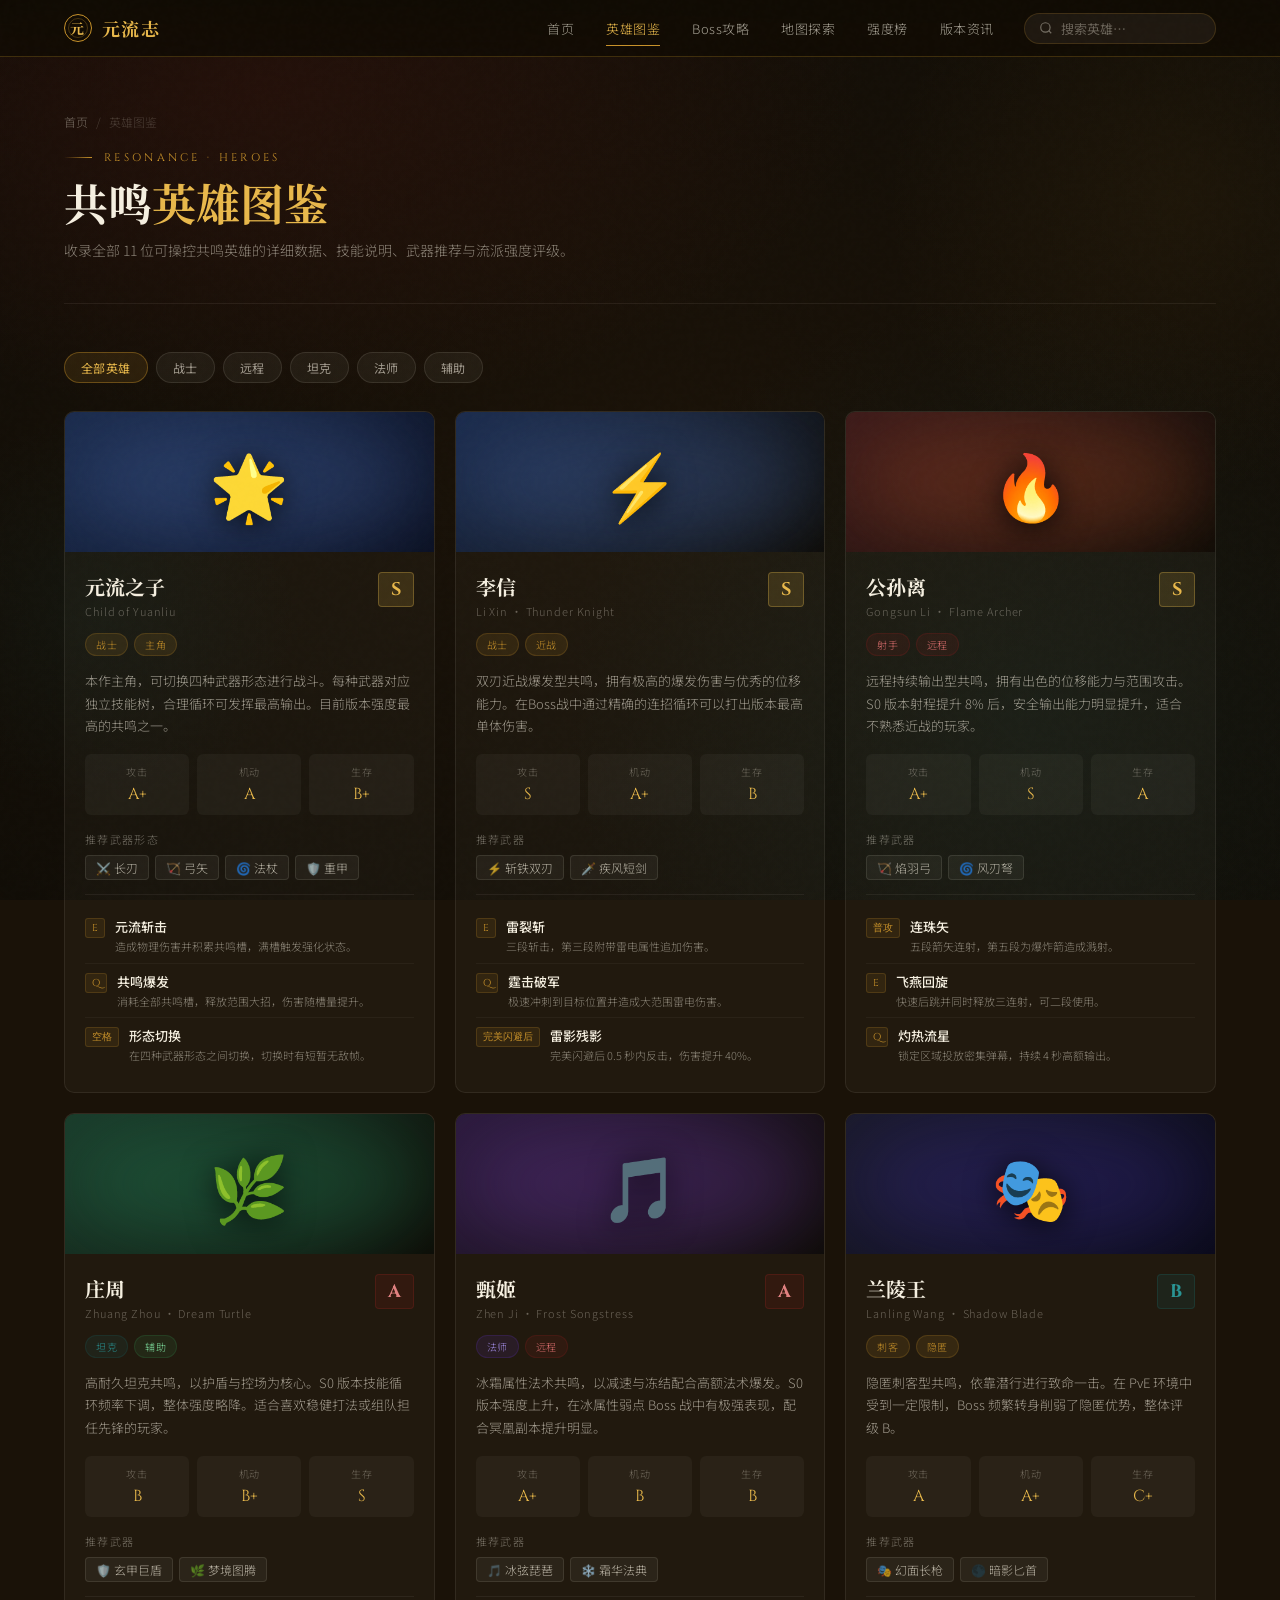
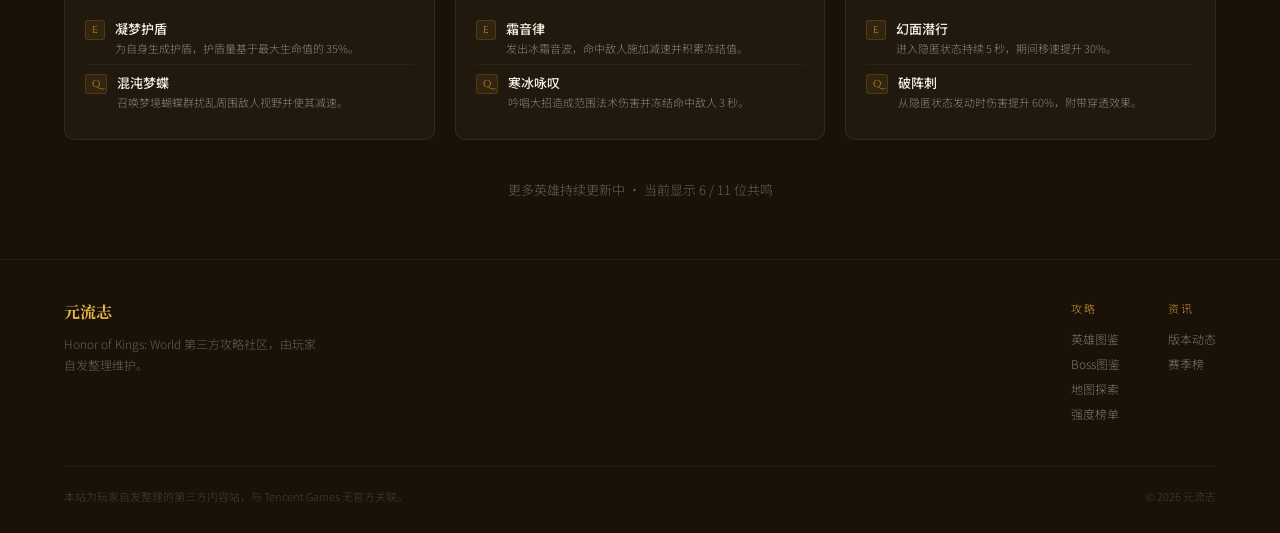
<file: heroes.html>
<!DOCTYPE html>
<html lang="zh-CN">
<head>
<meta charset="UTF-8">
<meta name="viewport" content="width=device-width, initial-scale=1.0">
<title>英雄图鉴 · 元流志</title>
<link rel="stylesheet" href="shared.css">
<style>
.heroes-grid { display: grid; grid-template-columns: repeat(3, 1fr); gap: 20px; }
.hero-card {
  background: rgba(245,239,224,0.03); border: 1px solid rgba(245,239,224,0.08);
  border-radius: 10px; overflow: hidden; text-decoration: none; color: inherit;
  transition: all 0.28s; display: block; scroll-margin-top: 80px;
}
.hero-card:hover { border-color: rgba(200,146,42,0.4); transform: translateY(-4px); box-shadow: 0 16px 40px rgba(0,0,0,0.4); }
.hero-banner {
  height: 140px; display: flex; align-items: center; justify-content: center;
  font-size: 64px; position: relative; overflow: hidden;
}
.hb-bg { position: absolute; inset: 0; }
.hb-glow { position: absolute; width: 100%; height: 100%; border-radius: 50%; filter: blur(40px); opacity: 0.3; }
.hb-emoji { position: relative; z-index: 1; filter: drop-shadow(0 4px 16px rgba(0,0,0,0.8)); }

.hero-body { padding: 20px; }
.hero-header { display: flex; align-items: flex-start; justify-content: space-between; margin-bottom: 14px; }
.hero-name { font-family: 'Noto Serif SC', serif; font-size: 20px; font-weight: 700; color: var(--paper); }
.hero-en { font-size: 11px; color: rgba(245,239,224,0.35); letter-spacing: 0.08em; margin-top: 2px; }
.hero-tier { font-family: 'Cinzel', serif; font-size: 18px; font-weight: 700; padding: 4px 12px; border-radius: 4px; }
.tier-s-badge { background: rgba(232,184,75,0.15); color: var(--gold-light); border: 1px solid rgba(232,184,75,0.3); }
.tier-a-badge { background: rgba(155,33,32,0.15); color: #e08080; border: 1px solid rgba(155,33,32,0.25); }
.tier-b-badge { background: rgba(26,107,107,0.15); color: var(--teal-light); border: 1px solid rgba(26,107,107,0.25); }

.hero-tags { display: flex; gap: 6px; flex-wrap: wrap; margin-bottom: 14px; }
.hero-tag { font-size: 10px; padding: 3px 10px; border-radius: 20px; letter-spacing: 0.06em; }
.ht-fighter { background: rgba(200,146,42,0.12); color: var(--gold); border: 1px solid rgba(200,146,42,0.2); }
.ht-tank    { background: rgba(26,107,107,0.12); color: var(--teal-light); border: 1px solid rgba(26,107,107,0.2); }
.ht-mage    { background: rgba(100,50,200,0.12); color: #a08ae2; border: 1px solid rgba(100,50,200,0.2); }
.ht-support { background: rgba(50,150,80,0.12); color: #80e2a0; border: 1px solid rgba(50,150,80,0.2); }
.ht-ranged  { background: rgba(155,33,32,0.12); color: #e07070; border: 1px solid rgba(155,33,32,0.2); }

.hero-desc { font-size: 13px; color: rgba(245,239,224,0.6); line-height: 1.75; margin-bottom: 16px; }

.hero-stats-row { display: grid; grid-template-columns: repeat(3,1fr); gap: 8px; margin-bottom: 16px; }
.hero-stat { background: rgba(245,239,224,0.04); border-radius: 6px; padding: 10px; text-align: center; }
.hs-label { font-size: 10px; color: rgba(245,239,224,0.35); letter-spacing: 0.08em; margin-bottom: 4px; }
.hs-val { font-family: 'Cinzel', serif; font-size: 16px; color: var(--gold-light); }

.hero-weapons { margin-bottom: 14px; }
.hw-title { font-size: 11px; letter-spacing: 0.12em; color: rgba(245,239,224,0.4); text-transform: uppercase; margin-bottom: 8px; }
.hw-list { display: flex; gap: 6px; flex-wrap: wrap; }
.hw-item { font-size: 12px; padding: 3px 10px; background: rgba(245,239,224,0.05); border: 1px solid rgba(245,239,224,0.1); border-radius: 4px; color: rgba(245,239,224,0.7); }

.hero-skills { border-top: 1px solid rgba(245,239,224,0.06); padding-top: 14px; }
.skill-item { display: flex; gap: 10px; padding: 8px 0; border-bottom: 1px solid rgba(245,239,224,0.04); }
.skill-item:last-child { border-bottom: none; }
.skill-key { font-family: 'Cinzel', serif; font-size: 10px; color: var(--gold); background: rgba(200,146,42,0.1); border: 1px solid rgba(200,146,42,0.2); border-radius: 3px; padding: 2px 6px; flex-shrink: 0; align-self: flex-start; margin-top: 1px; }
.skill-info .skill-name { font-size: 13px; font-weight: 500; color: var(--paper); margin-bottom: 2px; }
.skill-info .skill-desc { font-size: 11px; color: rgba(245,239,224,0.5); line-height: 1.5; }

@media(max-width:900px){ .heroes-grid { grid-template-columns: repeat(2,1fr); } }
@media(max-width:600px){ .heroes-grid { grid-template-columns: 1fr; } }
</style>
</head>
<body>
<div class="bg-canvas"></div>
<nav>
  <div class="nav-inner">
    <a href="index.html" class="nav-logo"><div class="logo-mark">元</div>元流志</a>
    <div class="nav-links">
      <a href="index.html">首页</a>
      <a href="heroes.html" class="active">英雄图鉴</a>
      <a href="bosses.html">Boss攻略</a>
      <a href="map.html">地图探索</a>
      <a href="tier.html">强度榜</a>
      <a href="news.html">版本资讯</a>
    </div>
    <div class="nav-search">
      <svg width="14" height="14" viewBox="0 0 24 24" fill="none" stroke="currentColor" stroke-width="2"><circle cx="11" cy="11" r="8"/><path d="m21 21-4.35-4.35"/></svg>
      <input type="text" placeholder="搜索英雄…">
    </div>
    <button class="nav-hamburger" id="hamburger" aria-label="菜单"><span></span><span></span><span></span></button>
  </div>
</nav>
<div class="nav-drawer" id="navDrawer">
  <a href="index.html">首页</a><a href="heroes.html" class="active">英雄图鉴</a><a href="bosses.html">Boss攻略</a><a href="map.html">地图探索</a><a href="tier.html">强度榜</a><a href="news.html">版本资讯</a>
</div>

<div class="wrap">
  <div class="page-header">
    <div class="breadcrumb"><a href="index.html">首页</a><span>/</span><span>英雄图鉴</span></div>
    <div class="page-eyebrow">Resonance · Heroes</div>
    <h1 class="page-title">共鸣<em>英雄图鉴</em></h1>
    <p class="page-desc">收录全部 11 位可操控共鸣英雄的详细数据、技能说明、武器推荐与流派强度评级。</p>
  </div>

  <div class="filter-bar reveal">
    <button class="filter-btn active" data-filter="all">全部英雄</button>
    <button class="filter-btn" data-filter="fighter">战士</button>
    <button class="filter-btn" data-filter="ranged">远程</button>
    <button class="filter-btn" data-filter="tank">坦克</button>
    <button class="filter-btn" data-filter="mage">法师</button>
    <button class="filter-btn" data-filter="support">辅助</button>
  </div>

  <div class="heroes-grid">

    <!-- 元流之子 -->
    <a href="#yuanliuzhi" id="yuanliuzhi" class="hero-card reveal" data-category="fighter">
      <div class="hero-banner">
        <div class="hb-bg" style="background:linear-gradient(135deg,#1a2a4a,#0a0f20);"></div>
        <div class="hb-glow" style="background:rgba(100,140,220,0.8);"></div>
        <span class="hb-emoji">🌟</span>
      </div>
      <div class="hero-body">
        <div class="hero-header">
          <div><div class="hero-name">元流之子</div><div class="hero-en">Child of Yuanliu</div></div>
          <span class="hero-tier tier-s-badge">S</span>
        </div>
        <div class="hero-tags"><span class="hero-tag ht-fighter">战士</span><span class="hero-tag ht-fighter">主角</span></div>
        <p class="hero-desc">本作主角，可切换四种武器形态进行战斗。每种武器对应独立技能树，合理循环可发挥最高输出。目前版本强度最高的共鸣之一。</p>
        <div class="hero-stats-row">
          <div class="hero-stat"><div class="hs-label">攻击</div><div class="hs-val">A+</div></div>
          <div class="hero-stat"><div class="hs-label">机动</div><div class="hs-val">A</div></div>
          <div class="hero-stat"><div class="hs-label">生存</div><div class="hs-val">B+</div></div>
        </div>
        <div class="hero-weapons"><div class="hw-title">推荐武器形态</div><div class="hw-list"><span class="hw-item">⚔️ 长刃</span><span class="hw-item">🏹 弓矢</span><span class="hw-item">🌀 法杖</span><span class="hw-item">🛡️ 重甲</span></div></div>
        <div class="hero-skills">
          <div class="skill-item"><div class="skill-key">E</div><div class="skill-info"><div class="skill-name">元流斩击</div><div class="skill-desc">造成物理伤害并积累共鸣槽，满槽触发强化状态。</div></div></div>
          <div class="skill-item"><div class="skill-key">Q</div><div class="skill-info"><div class="skill-name">共鸣爆发</div><div class="skill-desc">消耗全部共鸣槽，释放范围大招，伤害随槽量提升。</div></div></div>
          <div class="skill-item"><div class="skill-key">空格</div><div class="skill-info"><div class="skill-name">形态切换</div><div class="skill-desc">在四种武器形态之间切换，切换时有短暂无敌帧。</div></div></div>
        </div>
      </div>
    </a>

    <!-- 李信 -->
    <a href="#lixin" id="lixin" class="hero-card reveal" data-category="fighter">
      <div class="hero-banner">
        <div class="hb-bg" style="background:linear-gradient(135deg,#1a2a4a,#0d0b06);"></div>
        <div class="hb-glow" style="background:rgba(100,140,220,0.8);"></div>
        <span class="hb-emoji">⚡</span>
      </div>
      <div class="hero-body">
        <div class="hero-header">
          <div><div class="hero-name">李信</div><div class="hero-en">Li Xin · Thunder Knight</div></div>
          <span class="hero-tier tier-s-badge">S</span>
        </div>
        <div class="hero-tags"><span class="hero-tag ht-fighter">战士</span><span class="hero-tag ht-fighter">近战</span></div>
        <p class="hero-desc">双刃近战爆发型共鸣，拥有极高的爆发伤害与优秀的位移能力。在Boss战中通过精确的连招循环可以打出版本最高单体伤害。</p>
        <div class="hero-stats-row">
          <div class="hero-stat"><div class="hs-label">攻击</div><div class="hs-val">S</div></div>
          <div class="hero-stat"><div class="hs-label">机动</div><div class="hs-val">A+</div></div>
          <div class="hero-stat"><div class="hs-label">生存</div><div class="hs-val">B</div></div>
        </div>
        <div class="hero-weapons"><div class="hw-title">推荐武器</div><div class="hw-list"><span class="hw-item">⚡ 斩铁双刃</span><span class="hw-item">🗡️ 疾风短剑</span></div></div>
        <div class="hero-skills">
          <div class="skill-item"><div class="skill-key">E</div><div class="skill-info"><div class="skill-name">雷裂斩</div><div class="skill-desc">三段斩击，第三段附带雷电属性追加伤害。</div></div></div>
          <div class="skill-item"><div class="skill-key">Q</div><div class="skill-info"><div class="skill-name">霆击破军</div><div class="skill-desc">极速冲刺到目标位置并造成大范围雷电伤害。</div></div></div>
          <div class="skill-item"><div class="skill-key">完美闪避后</div><div class="skill-info"><div class="skill-name">雷影残影</div><div class="skill-desc">完美闪避后 0.5 秒内反击，伤害提升 40%。</div></div></div>
        </div>
      </div>
    </a>

    <!-- 公孙离 -->
    <a href="#gongsunli" id="gongsunli" class="hero-card reveal" data-category="ranged">
      <div class="hero-banner">
        <div class="hb-bg" style="background:linear-gradient(135deg,#3a1a1a,#0d0b06);"></div>
        <div class="hb-glow" style="background:rgba(220,100,50,0.8);"></div>
        <span class="hb-emoji">🔥</span>
      </div>
      <div class="hero-body">
        <div class="hero-header">
          <div><div class="hero-name">公孙离</div><div class="hero-en">Gongsun Li · Flame Archer</div></div>
          <span class="hero-tier tier-s-badge">S</span>
        </div>
        <div class="hero-tags"><span class="hero-tag ht-ranged">射手</span><span class="hero-tag ht-ranged">远程</span></div>
        <p class="hero-desc">远程持续输出型共鸣，拥有出色的位移能力与范围攻击。S0 版本射程提升 8% 后，安全输出能力明显提升，适合不熟悉近战的玩家。</p>
        <div class="hero-stats-row">
          <div class="hero-stat"><div class="hs-label">攻击</div><div class="hs-val">A+</div></div>
          <div class="hero-stat"><div class="hs-label">机动</div><div class="hs-val">S</div></div>
          <div class="hero-stat"><div class="hs-label">生存</div><div class="hs-val">A</div></div>
        </div>
        <div class="hero-weapons"><div class="hw-title">推荐武器</div><div class="hw-list"><span class="hw-item">🏹 焰羽弓</span><span class="hw-item">🌀 风刃弩</span></div></div>
        <div class="hero-skills">
          <div class="skill-item"><div class="skill-key">普攻</div><div class="skill-info"><div class="skill-name">连珠矢</div><div class="skill-desc">五段箭矢连射，第五段为爆炸箭造成溅射。</div></div></div>
          <div class="skill-item"><div class="skill-key">E</div><div class="skill-info"><div class="skill-name">飞燕回旋</div><div class="skill-desc">快速后跳并同时释放三连射，可二段使用。</div></div></div>
          <div class="skill-item"><div class="skill-key">Q</div><div class="skill-info"><div class="skill-name">灼热流星</div><div class="skill-desc">锁定区域投放密集弹幕，持续 4 秒高额输出。</div></div></div>
        </div>
      </div>
    </a>

    <!-- 庄周 -->
    <a href="#zhuangzhou" id="zhuangzhou" class="hero-card reveal" data-category="tank">
      <div class="hero-banner">
        <div class="hb-bg" style="background:linear-gradient(135deg,#1a3a2a,#0d0b06);"></div>
        <div class="hb-glow" style="background:rgba(50,180,120,0.8);"></div>
        <span class="hb-emoji">🌿</span>
      </div>
      <div class="hero-body">
        <div class="hero-header">
          <div><div class="hero-name">庄周</div><div class="hero-en">Zhuang Zhou · Dream Turtle</div></div>
          <span class="hero-tier tier-a-badge">A</span>
        </div>
        <div class="hero-tags"><span class="hero-tag ht-tank">坦克</span><span class="hero-tag ht-support">辅助</span></div>
        <p class="hero-desc">高耐久坦克共鸣，以护盾与控场为核心。S0 版本技能循环频率下调，整体强度略降。适合喜欢稳健打法或组队担任先锋的玩家。</p>
        <div class="hero-stats-row">
          <div class="hero-stat"><div class="hs-label">攻击</div><div class="hs-val">B</div></div>
          <div class="hero-stat"><div class="hs-label">机动</div><div class="hs-val">B+</div></div>
          <div class="hero-stat"><div class="hs-label">生存</div><div class="hs-val">S</div></div>
        </div>
        <div class="hero-weapons"><div class="hw-title">推荐武器</div><div class="hw-list"><span class="hw-item">🛡️ 玄甲巨盾</span><span class="hw-item">🌿 梦境图腾</span></div></div>
        <div class="hero-skills">
          <div class="skill-item"><div class="skill-key">E</div><div class="skill-info"><div class="skill-name">凝梦护盾</div><div class="skill-desc">为自身生成护盾，护盾量基于最大生命值的 35%。</div></div></div>
          <div class="skill-item"><div class="skill-key">Q</div><div class="skill-info"><div class="skill-name">混沌梦蝶</div><div class="skill-desc">召唤梦境蝴蝶群扰乱周围敌人视野并使其减速。</div></div></div>
        </div>
      </div>
    </a>

    <!-- 甄姬 -->
    <a href="#zhenji" id="zhenji" class="hero-card reveal" data-category="mage">
      <div class="hero-banner">
        <div class="hb-bg" style="background:linear-gradient(135deg,#2a1a3a,#0d0b06);"></div>
        <div class="hb-glow" style="background:rgba(150,80,220,0.8);"></div>
        <span class="hb-emoji">🎵</span>
      </div>
      <div class="hero-body">
        <div class="hero-header">
          <div><div class="hero-name">甄姬</div><div class="hero-en">Zhen Ji · Frost Songstress</div></div>
          <span class="hero-tier tier-a-badge">A</span>
        </div>
        <div class="hero-tags"><span class="hero-tag ht-mage">法师</span><span class="hero-tag ht-ranged">远程</span></div>
        <p class="hero-desc">冰霜属性法术共鸣，以减速与冻结配合高额法术爆发。S0 版本强度上升，在冰属性弱点 Boss 战中有极强表现，配合冥凰副本提升明显。</p>
        <div class="hero-stats-row">
          <div class="hero-stat"><div class="hs-label">攻击</div><div class="hs-val">A+</div></div>
          <div class="hero-stat"><div class="hs-label">机动</div><div class="hs-val">B</div></div>
          <div class="hero-stat"><div class="hs-label">生存</div><div class="hs-val">B</div></div>
        </div>
        <div class="hero-weapons"><div class="hw-title">推荐武器</div><div class="hw-list"><span class="hw-item">🎵 冰弦琵琶</span><span class="hw-item">❄️ 霜华法典</span></div></div>
        <div class="hero-skills">
          <div class="skill-item"><div class="skill-key">E</div><div class="skill-info"><div class="skill-name">霜音律</div><div class="skill-desc">发出冰霜音波，命中敌人施加减速并积累冻结值。</div></div></div>
          <div class="skill-item"><div class="skill-key">Q</div><div class="skill-info"><div class="skill-name">寒冰咏叹</div><div class="skill-desc">吟唱大招造成范围法术伤害并冻结命中敌人 3 秒。</div></div></div>
        </div>
      </div>
    </a>

    <!-- 兰陵王 -->
    <a href="#lanlingwang" id="lanlingwang" class="hero-card reveal" data-category="fighter">
      <div class="hero-banner">
        <div class="hb-bg" style="background:linear-gradient(135deg,#1a1a2a,#0a0a18);"></div>
        <div class="hb-glow" style="background:rgba(80,60,200,0.8);"></div>
        <span class="hb-emoji">🎭</span>
      </div>
      <div class="hero-body">
        <div class="hero-header">
          <div><div class="hero-name">兰陵王</div><div class="hero-en">Lanling Wang · Shadow Blade</div></div>
          <span class="hero-tier tier-b-badge">B</span>
        </div>
        <div class="hero-tags"><span class="hero-tag ht-fighter">刺客</span><span class="hero-tag ht-fighter">隐匿</span></div>
        <p class="hero-desc">隐匿刺客型共鸣，依靠潜行进行致命一击。在 PvE 环境中受到一定限制，Boss 频繁转身削弱了隐匿优势，整体评级 B。</p>
        <div class="hero-stats-row">
          <div class="hero-stat"><div class="hs-label">攻击</div><div class="hs-val">A</div></div>
          <div class="hero-stat"><div class="hs-label">机动</div><div class="hs-val">A+</div></div>
          <div class="hero-stat"><div class="hs-label">生存</div><div class="hs-val">C+</div></div>
        </div>
        <div class="hero-weapons"><div class="hw-title">推荐武器</div><div class="hw-list"><span class="hw-item">🎭 幻面长枪</span><span class="hw-item">🌑 暗影匕首</span></div></div>
        <div class="hero-skills">
          <div class="skill-item"><div class="skill-key">E</div><div class="skill-info"><div class="skill-name">幻面潜行</div><div class="skill-desc">进入隐匿状态持续 5 秒，期间移速提升 30%。</div></div></div>
          <div class="skill-item"><div class="skill-key">Q</div><div class="skill-info"><div class="skill-name">破阵刺</div><div class="skill-desc">从隐匿状态发动时伤害提升 60%，附带穿透效果。</div></div></div>
        </div>
      </div>
    </a>

  </div>

  <div style="text-align:center; padding: 40px 0 20px; color: rgba(245,239,224,0.35); font-size:13px;">
    更多英雄持续更新中 · 当前显示 6 / 11 位共鸣
  </div>
</div>

<footer>
  <div class="wrap">
    <div class="footer-inner">
      <div class="footer-brand"><div class="footer-logo">元流志</div><div class="footer-desc">Honor of Kings: World 第三方攻略社区，由玩家自发整理维护。</div></div>
      <div class="footer-links">
        <div class="footer-col"><div class="footer-col-title">攻略</div><a href="heroes.html">英雄图鉴</a><a href="bosses.html">Boss图鉴</a><a href="map.html">地图探索</a><a href="tier.html">强度榜单</a></div>
        <div class="footer-col"><div class="footer-col-title">资讯</div><a href="news.html">版本动态</a><a href="tier.html">赛季榜</a></div>
      </div>
    </div>
    <div class="footer-bottom"><div class="footer-disclaimer">本站为玩家自发整理的第三方内容站，与 Tencent Games 无官方关联。</div><div>© 2026 元流志</div></div>
  </div>
</footer>
<script src="shared.js"></script>
</body>
</html>
</file>
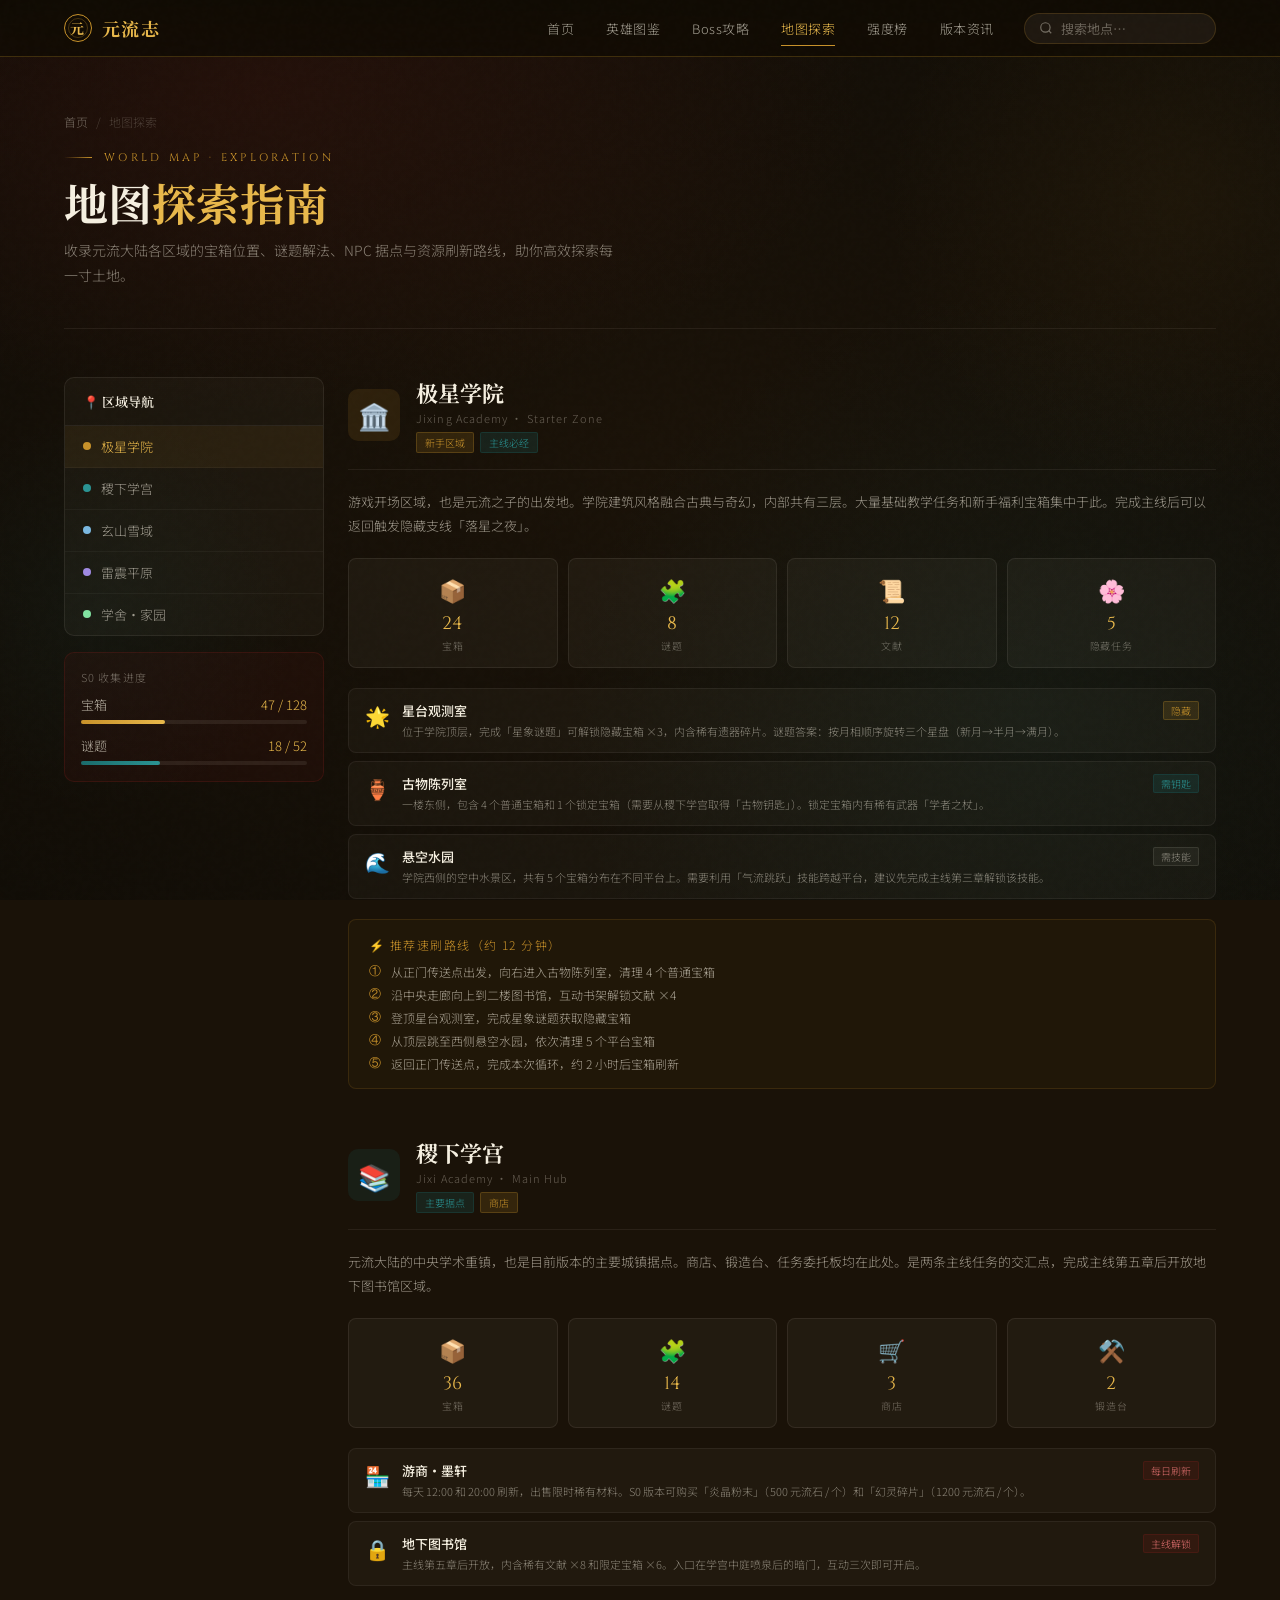
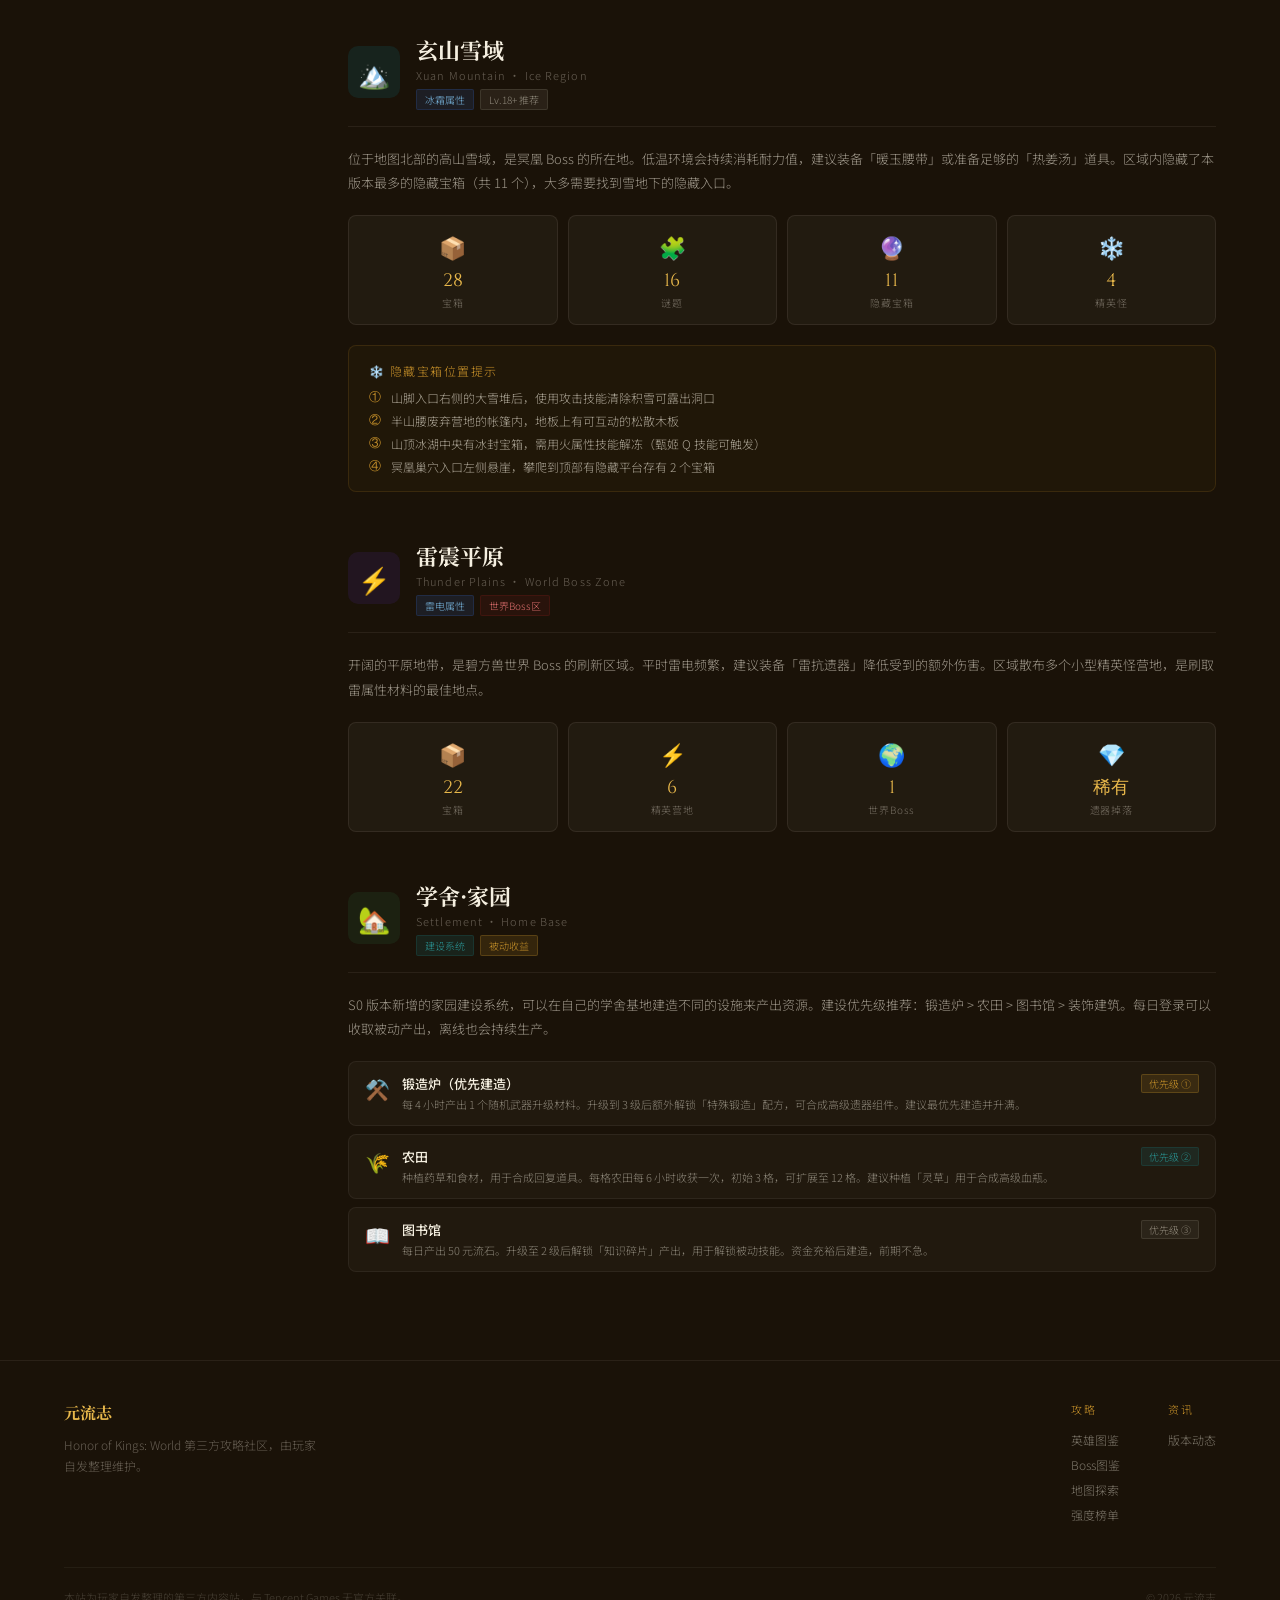
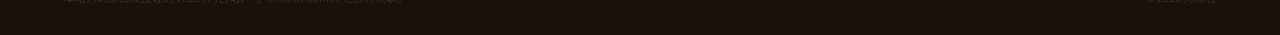
<file: map.html>
<!DOCTYPE html>
<html lang="zh-CN">
<head>
<meta charset="UTF-8">
<meta name="viewport" content="width=device-width, initial-scale=1.0">
<title>地图探索 · 元流志</title>
<link rel="stylesheet" href="shared.css">
<style>
.map-layout { display: grid; grid-template-columns: 260px 1fr; gap: 24px; align-items: start; }
.map-sidebar { position: sticky; top: 76px; }
.map-nav-panel { background: rgba(245,239,224,0.03); border: 1px solid rgba(245,239,224,0.08); border-radius: 10px; overflow: hidden; }
.map-nav-title { padding: 14px 18px; border-bottom: 1px solid rgba(245,239,224,0.07); font-family: 'Noto Serif SC', serif; font-size: 13px; font-weight: 600; color: var(--paper); }
.map-nav-list a { display: flex; align-items: center; gap: 10px; padding: 11px 18px; font-size: 13px; color: rgba(245,239,224,0.6); text-decoration: none; border-bottom: 1px solid rgba(245,239,224,0.04); transition: all 0.2s; }
.map-nav-list a:hover, .map-nav-list a.active { background: rgba(200,146,42,0.08); color: var(--gold-light); }
.map-nav-list a .nav-dot { width: 8px; height: 8px; border-radius: 50%; flex-shrink: 0; }

.zone-section { scroll-margin-top: 80px; margin-bottom: 48px; }
.zone-header { display: flex; align-items: center; gap: 16px; margin-bottom: 20px; padding-bottom: 16px; border-bottom: 1px solid rgba(245,239,224,0.07); }
.zone-icon { width: 52px; height: 52px; border-radius: 10px; display: flex; align-items: center; justify-content: center; font-size: 26px; flex-shrink: 0; }
.zone-name { font-family: 'Noto Serif SC', serif; font-size: 22px; font-weight: 700; color: var(--paper); }
.zone-en { font-size: 11px; color: rgba(245,239,224,0.35); letter-spacing: 0.1em; margin-top: 2px; }
.zone-tags { display: flex; gap: 6px; margin-top: 6px; flex-wrap: wrap; }
.zone-tag { font-size: 10px; padding: 2px 8px; border-radius: 2px; }

.zone-desc { font-size: 13px; color: rgba(245,239,224,0.6); line-height: 1.85; margin-bottom: 20px; }

.collectibles-grid { display: grid; grid-template-columns: repeat(4, 1fr); gap: 10px; margin-bottom: 20px; }
.collect-box { background: rgba(245,239,224,0.04); border: 1px solid rgba(245,239,224,0.08); border-radius: 8px; padding: 14px; text-align: center; }
.cb-icon { font-size: 22px; margin-bottom: 6px; }
.cb-num { font-family: 'Cinzel', serif; font-size: 18px; color: var(--gold-light); margin-bottom: 2px; }
.cb-label { font-size: 10px; color: rgba(245,239,224,0.4); letter-spacing: 0.08em; }

.poi-list { display: flex; flex-direction: column; gap: 8px; margin-bottom: 20px; }
.poi-item { display: flex; align-items: flex-start; gap: 12px; background: rgba(245,239,224,0.03); border: 1px solid rgba(245,239,224,0.06); border-radius: 8px; padding: 12px 16px; }
.poi-icon { font-size: 20px; flex-shrink: 0; }
.poi-name { font-size: 13px; font-weight: 500; color: var(--paper); margin-bottom: 3px; }
.poi-desc { font-size: 11px; color: rgba(245,239,224,0.5); line-height: 1.55; }
.poi-badge { font-size: 10px; padding: 1px 7px; border-radius: 2px; margin-left: auto; flex-shrink: 0; align-self: flex-start; }

.route-box { background: rgba(200,146,42,0.04); border: 1px solid rgba(200,146,42,0.15); border-radius: 8px; padding: 16px 20px; margin-bottom: 20px; }
.route-title { font-size: 12px; letter-spacing: 0.12em; color: var(--gold); text-transform: uppercase; margin-bottom: 10px; }
.route-steps { display: flex; flex-direction: column; gap: 6px; }
.route-step { display: flex; gap: 10px; font-size: 12px; color: rgba(245,239,224,0.65); }
.rs-num { color: var(--gold); font-family: 'Cinzel', serif; flex-shrink: 0; }

@media(max-width:900px){ .map-layout { grid-template-columns: 1fr; } .map-sidebar { position: static; } .collectibles-grid { grid-template-columns: repeat(2,1fr); } }
</style>
</head>
<body>
<div class="bg-canvas"></div>
<nav>
  <div class="nav-inner">
    <a href="index.html" class="nav-logo"><div class="logo-mark">元</div>元流志</a>
    <div class="nav-links">
      <a href="index.html">首页</a><a href="heroes.html">英雄图鉴</a>
      <a href="bosses.html">Boss攻略</a>
      <a href="map.html" class="active">地图探索</a>
      <a href="tier.html">强度榜</a><a href="news.html">版本资讯</a>
    </div>
    <div class="nav-search">
      <svg width="14" height="14" viewBox="0 0 24 24" fill="none" stroke="currentColor" stroke-width="2"><circle cx="11" cy="11" r="8"/><path d="m21 21-4.35-4.35"/></svg>
      <input type="text" placeholder="搜索地点…">
    </div>
    <button class="nav-hamburger" id="hamburger" aria-label="菜单"><span></span><span></span><span></span></button>
  </div>
</nav>
<div class="nav-drawer" id="navDrawer">
  <a href="index.html">首页</a><a href="heroes.html">英雄图鉴</a><a href="bosses.html">Boss攻略</a><a href="map.html" class="active">地图探索</a><a href="tier.html">强度榜</a><a href="news.html">版本资讯</a>
</div>

<div class="wrap">
  <div class="page-header">
    <div class="breadcrumb"><a href="index.html">首页</a><span>/</span><span>地图探索</span></div>
    <div class="page-eyebrow">World Map · Exploration</div>
    <h1 class="page-title">地图<em>探索指南</em></h1>
    <p class="page-desc">收录元流大陆各区域的宝箱位置、谜题解法、NPC 据点与资源刷新路线，助你高效探索每一寸土地。</p>
  </div>

  <div class="map-layout">
    <div class="map-sidebar reveal">
      <div class="map-nav-panel">
        <div class="map-nav-title">📍 区域导航</div>
        <div class="map-nav-list">
          <a href="#jixing" class="active"><span class="nav-dot" style="background:var(--gold);"></span>极星学院</a>
          <a href="#jixi"><span class="nav-dot" style="background:var(--teal-light);"></span>稷下学宫</a>
          <a href="#xuanshan"><span class="nav-dot" style="background:#7ab8e0;"></span>玄山雪域</a>
          <a href="#leizhen"><span class="nav-dot" style="background:#a08ae2;"></span>雷震平原</a>
          <a href="#settlement" style="border-bottom:none;"><span class="nav-dot" style="background:#80e2a0;"></span>学舍·家园</a>
        </div>
      </div>
      <div style="margin-top:16px; background:rgba(155,33,32,0.08); border:1px solid rgba(155,33,32,0.2); border-radius:10px; padding:16px;">
        <div style="font-size:11px;color:rgba(245,239,224,0.4);letter-spacing:0.1em;text-transform:uppercase;margin-bottom:10px;">S0 收集进度</div>
        <div style="font-size:13px;color:rgba(245,239,224,0.7);margin-bottom:6px;">宝箱 <span style="color:var(--gold-light);float:right;">47 / 128</span></div>
        <div style="height:4px;background:rgba(245,239,224,0.08);border-radius:2px;margin-bottom:12px;"><div style="height:4px;width:37%;background:linear-gradient(90deg,var(--gold),var(--gold-light));border-radius:2px;"></div></div>
        <div style="font-size:13px;color:rgba(245,239,224,0.7);margin-bottom:6px;">谜题 <span style="color:var(--gold-light);float:right;">18 / 52</span></div>
        <div style="height:4px;background:rgba(245,239,224,0.08);border-radius:2px;"><div style="height:4px;width:35%;background:linear-gradient(90deg,var(--teal),var(--teal-light));border-radius:2px;"></div></div>
      </div>
    </div>

    <div class="map-content">

      <!-- 极星学院 -->
      <div id="jixing" class="zone-section reveal">
        <div class="zone-header">
          <div class="zone-icon" style="background:rgba(200,146,42,0.12);">🏛️</div>
          <div>
            <div class="zone-name">极星学院</div>
            <div class="zone-en">Jixing Academy · Starter Zone</div>
            <div class="zone-tags">
              <span class="zone-tag tag-gold">新手区域</span>
              <span class="zone-tag tag-teal">主线必经</span>
            </div>
          </div>
        </div>
        <p class="zone-desc">游戏开场区域，也是元流之子的出发地。学院建筑风格融合古典与奇幻，内部共有三层。大量基础教学任务和新手福利宝箱集中于此。完成主线后可以返回触发隐藏支线「落星之夜」。</p>
        <div class="collectibles-grid">
          <div class="collect-box"><div class="cb-icon">📦</div><div class="cb-num">24</div><div class="cb-label">宝箱</div></div>
          <div class="collect-box"><div class="cb-icon">🧩</div><div class="cb-num">8</div><div class="cb-label">谜题</div></div>
          <div class="collect-box"><div class="cb-icon">📜</div><div class="cb-num">12</div><div class="cb-label">文献</div></div>
          <div class="collect-box"><div class="cb-icon">🌸</div><div class="cb-num">5</div><div class="cb-label">隐藏任务</div></div>
        </div>
        <div class="poi-list">
          <div class="poi-item">
            <div class="poi-icon">🌟</div>
            <div>
              <div class="poi-name">星台观测室</div>
              <div class="poi-desc">位于学院顶层，完成「星象谜题」可解锁隐藏宝箱 ×3，内含稀有遗器碎片。谜题答案：按月相顺序旋转三个星盘（新月→半月→满月）。</div>
            </div>
            <span class="poi-badge tag-gold">隐藏</span>
          </div>
          <div class="poi-item">
            <div class="poi-icon">🏺</div>
            <div>
              <div class="poi-name">古物陈列室</div>
              <div class="poi-desc">一楼东侧，包含 4 个普通宝箱和 1 个锁定宝箱（需要从稷下学宫取得「古物钥匙」）。锁定宝箱内有稀有武器「学者之杖」。</div>
            </div>
            <span class="poi-badge tag-teal">需钥匙</span>
          </div>
          <div class="poi-item">
            <div class="poi-icon">🌊</div>
            <div>
              <div class="poi-name">悬空水园</div>
              <div class="poi-desc">学院西侧的空中水景区，共有 5 个宝箱分布在不同平台上。需要利用「气流跳跃」技能跨越平台，建议先完成主线第三章解锁该技能。</div>
            </div>
            <span class="poi-badge" style="background:rgba(245,239,224,0.05);color:rgba(245,239,224,0.5);border:1px solid rgba(245,239,224,0.1);">需技能</span>
          </div>
        </div>
        <div class="route-box">
          <div class="route-title">⚡ 推荐速刷路线（约 12 分钟）</div>
          <div class="route-steps">
            <div class="route-step"><span class="rs-num">①</span>从正门传送点出发，向右进入古物陈列室，清理 4 个普通宝箱</div>
            <div class="route-step"><span class="rs-num">②</span>沿中央走廊向上到二楼图书馆，互动书架解锁文献 ×4</div>
            <div class="route-step"><span class="rs-num">③</span>登顶星台观测室，完成星象谜题获取隐藏宝箱</div>
            <div class="route-step"><span class="rs-num">④</span>从顶层跳至西侧悬空水园，依次清理 5 个平台宝箱</div>
            <div class="route-step"><span class="rs-num">⑤</span>返回正门传送点，完成本次循环，约 2 小时后宝箱刷新</div>
          </div>
        </div>
      </div>

      <!-- 稷下学宫 -->
      <div id="jixi" class="zone-section reveal">
        <div class="zone-header">
          <div class="zone-icon" style="background:rgba(26,107,107,0.15);">📚</div>
          <div>
            <div class="zone-name">稷下学宫</div>
            <div class="zone-en">Jixi Academy · Main Hub</div>
            <div class="zone-tags">
              <span class="zone-tag tag-teal">主要据点</span>
              <span class="zone-tag tag-gold">商店</span>
            </div>
          </div>
        </div>
        <p class="zone-desc">元流大陆的中央学术重镇，也是目前版本的主要城镇据点。商店、锻造台、任务委托板均在此处。是两条主线任务的交汇点，完成主线第五章后开放地下图书馆区域。</p>
        <div class="collectibles-grid">
          <div class="collect-box"><div class="cb-icon">📦</div><div class="cb-num">36</div><div class="cb-label">宝箱</div></div>
          <div class="collect-box"><div class="cb-icon">🧩</div><div class="cb-num">14</div><div class="cb-label">谜题</div></div>
          <div class="collect-box"><div class="cb-icon">🛒</div><div class="cb-num">3</div><div class="cb-label">商店</div></div>
          <div class="collect-box"><div class="cb-icon">⚒️</div><div class="cb-num">2</div><div class="cb-label">锻造台</div></div>
        </div>
        <div class="poi-list">
          <div class="poi-item">
            <div class="poi-icon">🏪</div>
            <div>
              <div class="poi-name">游商·墨轩</div>
              <div class="poi-desc">每天 12:00 和 20:00 刷新，出售限时稀有材料。S0 版本可购买「炎晶粉末」（500 元流石 / 个）和「幻灵碎片」（1200 元流石 / 个）。</div>
            </div>
            <span class="poi-badge tag-hot">每日刷新</span>
          </div>
          <div class="poi-item">
            <div class="poi-icon">🔒</div>
            <div>
              <div class="poi-name">地下图书馆</div>
              <div class="poi-desc">主线第五章后开放，内含稀有文献 ×8 和限定宝箱 ×6。入口在学宫中庭喷泉后的暗门，互动三次即可开启。</div>
            </div>
            <span class="poi-badge" style="background:rgba(155,33,32,0.15);color:#e07070;border:1px solid rgba(155,33,32,0.2);">主线解锁</span>
          </div>
        </div>
      </div>

      <!-- 玄山雪域 -->
      <div id="xuanshan" class="zone-section reveal">
        <div class="zone-header">
          <div class="zone-icon" style="background:rgba(6,182,212,0.1);">🏔️</div>
          <div>
            <div class="zone-name">玄山雪域</div>
            <div class="zone-en">Xuan Mountain · Ice Region</div>
            <div class="zone-tags">
              <span class="zone-tag tag-blue">冰霜属性</span>
              <span class="zone-tag" style="background:rgba(245,239,224,0.07);color:rgba(245,239,224,0.5);border:1px solid rgba(245,239,224,0.1);">Lv.18+ 推荐</span>
            </div>
          </div>
        </div>
        <p class="zone-desc">位于地图北部的高山雪域，是冥凰 Boss 的所在地。低温环境会持续消耗耐力值，建议装备「暖玉腰带」或准备足够的「热姜汤」道具。区域内隐藏了本版本最多的隐藏宝箱（共 11 个），大多需要找到雪地下的隐藏入口。</p>
        <div class="collectibles-grid">
          <div class="collect-box"><div class="cb-icon">📦</div><div class="cb-num">28</div><div class="cb-label">宝箱</div></div>
          <div class="collect-box"><div class="cb-icon">🧩</div><div class="cb-num">16</div><div class="cb-label">谜题</div></div>
          <div class="collect-box"><div class="cb-icon">🔮</div><div class="cb-num">11</div><div class="cb-label">隐藏宝箱</div></div>
          <div class="collect-box"><div class="cb-icon">❄️</div><div class="cb-num">4</div><div class="cb-label">精英怪</div></div>
        </div>
        <div class="route-box">
          <div class="route-title">❄️ 隐藏宝箱位置提示</div>
          <div class="route-steps">
            <div class="route-step"><span class="rs-num">①</span>山脚入口右侧的大雪堆后，使用攻击技能清除积雪可露出洞口</div>
            <div class="route-step"><span class="rs-num">②</span>半山腰废弃营地的帐篷内，地板上有可互动的松散木板</div>
            <div class="route-step"><span class="rs-num">③</span>山顶冰湖中央有冰封宝箱，需用火属性技能解冻（甄姬 Q 技能可触发）</div>
            <div class="route-step"><span class="rs-num">④</span>冥凰巢穴入口左侧悬崖，攀爬到顶部有隐藏平台存有 2 个宝箱</div>
          </div>
        </div>
      </div>

      <!-- 雷震平原 -->
      <div id="leizhen" class="zone-section reveal">
        <div class="zone-header">
          <div class="zone-icon" style="background:rgba(100,50,200,0.12);">⚡</div>
          <div>
            <div class="zone-name">雷震平原</div>
            <div class="zone-en">Thunder Plains · World Boss Zone</div>
            <div class="zone-tags">
              <span class="zone-tag tag-blue">雷电属性</span>
              <span class="zone-tag" style="background:rgba(155,33,32,0.12);color:#e07070;border:1px solid rgba(155,33,32,0.2);">世界Boss区</span>
            </div>
          </div>
        </div>
        <p class="zone-desc">开阔的平原地带，是碧方兽世界 Boss 的刷新区域。平时雷电频繁，建议装备「雷抗遗器」降低受到的额外伤害。区域散布多个小型精英怪营地，是刷取雷属性材料的最佳地点。</p>
        <div class="collectibles-grid">
          <div class="collect-box"><div class="cb-icon">📦</div><div class="cb-num">22</div><div class="cb-label">宝箱</div></div>
          <div class="collect-box"><div class="cb-icon">⚡</div><div class="cb-num">6</div><div class="cb-label">精英营地</div></div>
          <div class="collect-box"><div class="cb-icon">🌍</div><div class="cb-num">1</div><div class="cb-label">世界Boss</div></div>
          <div class="collect-box"><div class="cb-icon">💎</div><div class="cb-num">稀有</div><div class="cb-label">遗器掉落</div></div>
        </div>
      </div>

      <!-- 学舍·家园 -->
      <div id="settlement" class="zone-section reveal">
        <div class="zone-header">
          <div class="zone-icon" style="background:rgba(50,150,80,0.12);">🏡</div>
          <div>
            <div class="zone-name">学舍·家园</div>
            <div class="zone-en">Settlement · Home Base</div>
            <div class="zone-tags">
              <span class="zone-tag tag-teal">建设系统</span>
              <span class="zone-tag tag-gold">被动收益</span>
            </div>
          </div>
        </div>
        <p class="zone-desc">S0 版本新增的家园建设系统，可以在自己的学舍基地建造不同的设施来产出资源。建设优先级推荐：锻造炉 > 农田 > 图书馆 > 装饰建筑。每日登录可以收取被动产出，离线也会持续生产。</p>
        <div class="poi-list">
          <div class="poi-item">
            <div class="poi-icon">⚒️</div>
            <div>
              <div class="poi-name">锻造炉（优先建造）</div>
              <div class="poi-desc">每 4 小时产出 1 个随机武器升级材料。升级到 3 级后额外解锁「特殊锻造」配方，可合成高级遗器组件。建议最优先建造并升满。</div>
            </div>
            <span class="poi-badge tag-gold">优先级 ①</span>
          </div>
          <div class="poi-item">
            <div class="poi-icon">🌾</div>
            <div>
              <div class="poi-name">农田</div>
              <div class="poi-desc">种植药草和食材，用于合成回复道具。每格农田每 6 小时收获一次，初始 3 格，可扩展至 12 格。建议种植「灵草」用于合成高级血瓶。</div>
            </div>
            <span class="poi-badge tag-teal">优先级 ②</span>
          </div>
          <div class="poi-item">
            <div class="poi-icon">📖</div>
            <div>
              <div class="poi-name">图书馆</div>
              <div class="poi-desc">每日产出 50 元流石。升级至 2 级后解锁「知识碎片」产出，用于解锁被动技能。资金充裕后建造，前期不急。</div>
            </div>
            <span class="poi-badge" style="background:rgba(245,239,224,0.05);color:rgba(245,239,224,0.5);border:1px solid rgba(245,239,224,0.1);">优先级 ③</span>
          </div>
        </div>
      </div>

    </div>
  </div>
</div>

<footer>
  <div class="wrap">
    <div class="footer-inner">
      <div class="footer-brand"><div class="footer-logo">元流志</div><div class="footer-desc">Honor of Kings: World 第三方攻略社区，由玩家自发整理维护。</div></div>
      <div class="footer-links">
        <div class="footer-col"><div class="footer-col-title">攻略</div><a href="heroes.html">英雄图鉴</a><a href="bosses.html">Boss图鉴</a><a href="map.html">地图探索</a><a href="tier.html">强度榜单</a></div>
        <div class="footer-col"><div class="footer-col-title">资讯</div><a href="news.html">版本动态</a></div>
      </div>
    </div>
    <div class="footer-bottom"><div class="footer-disclaimer">本站为玩家自发整理的第三方内容站，与 Tencent Games 无官方关联。</div><div>© 2026 元流志</div></div>
  </div>
</footer>
<script src="shared.js"></script>
</body>
</html>
</file>
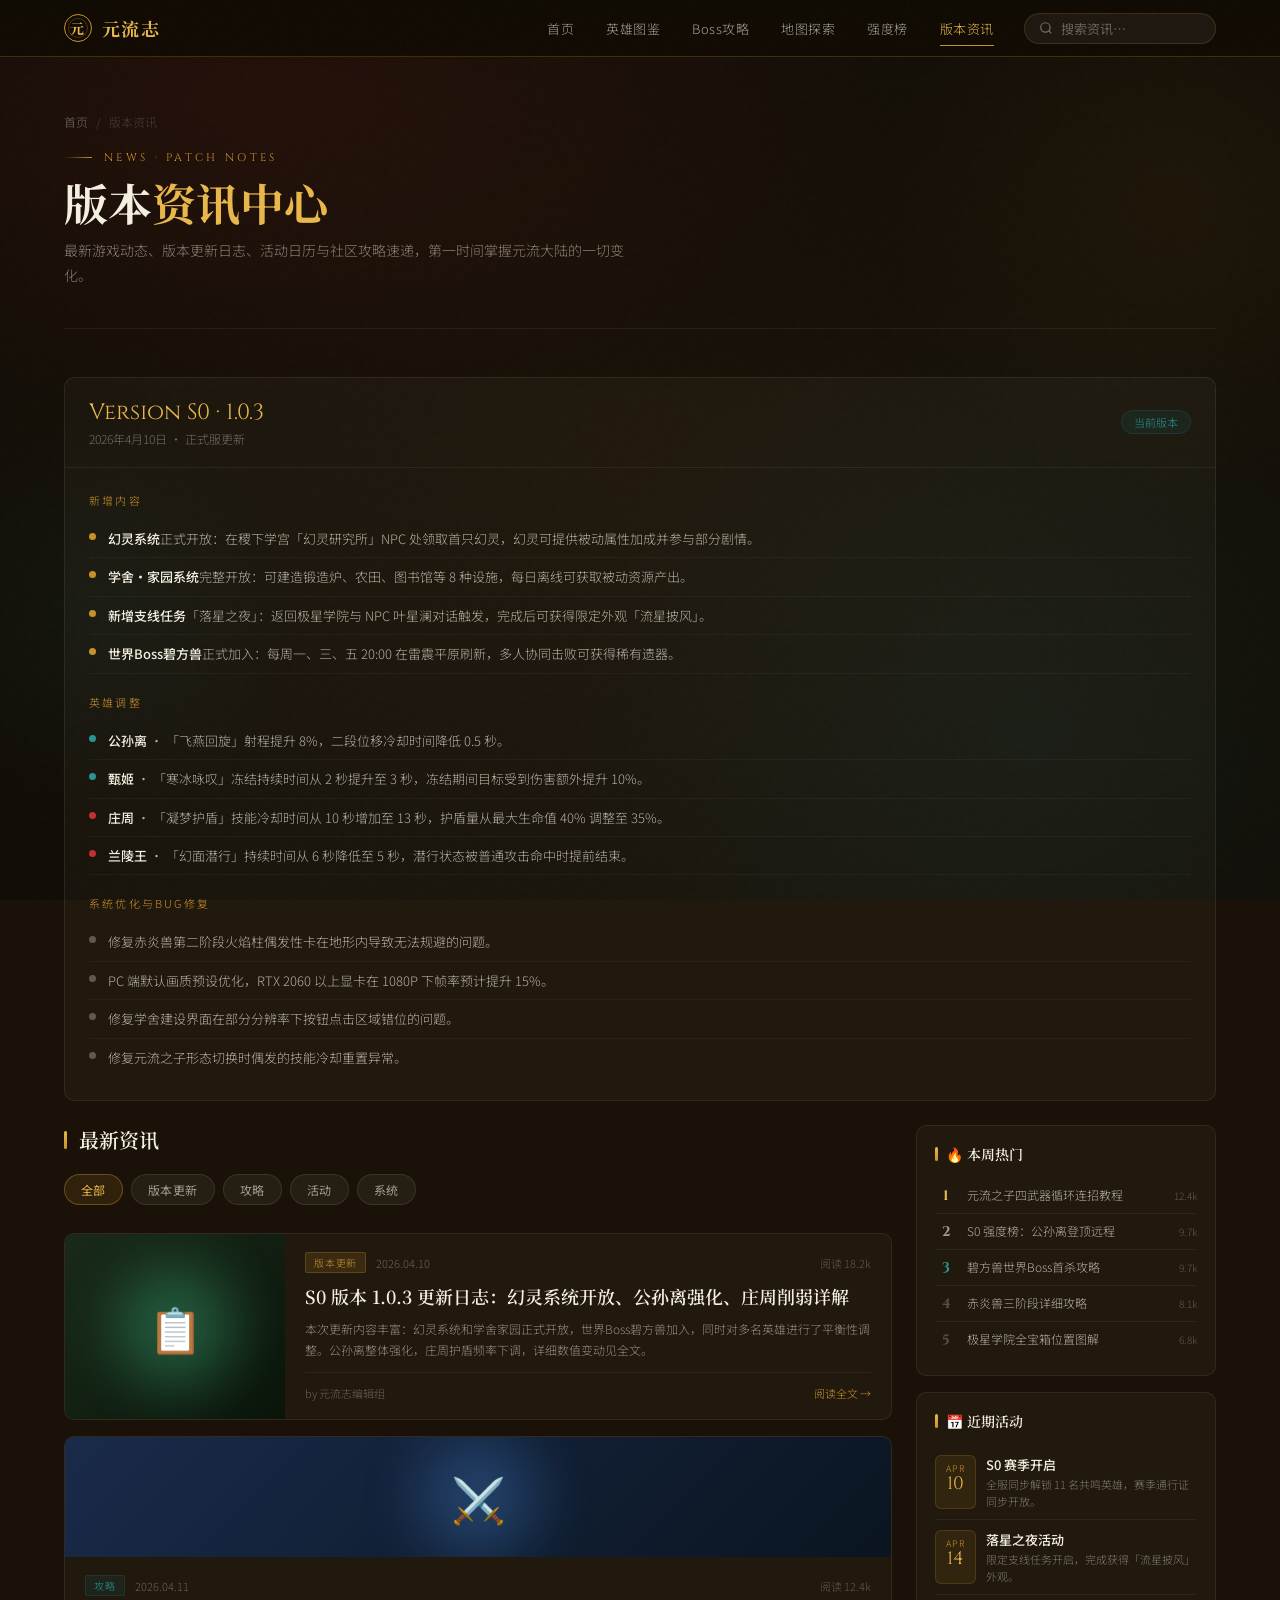
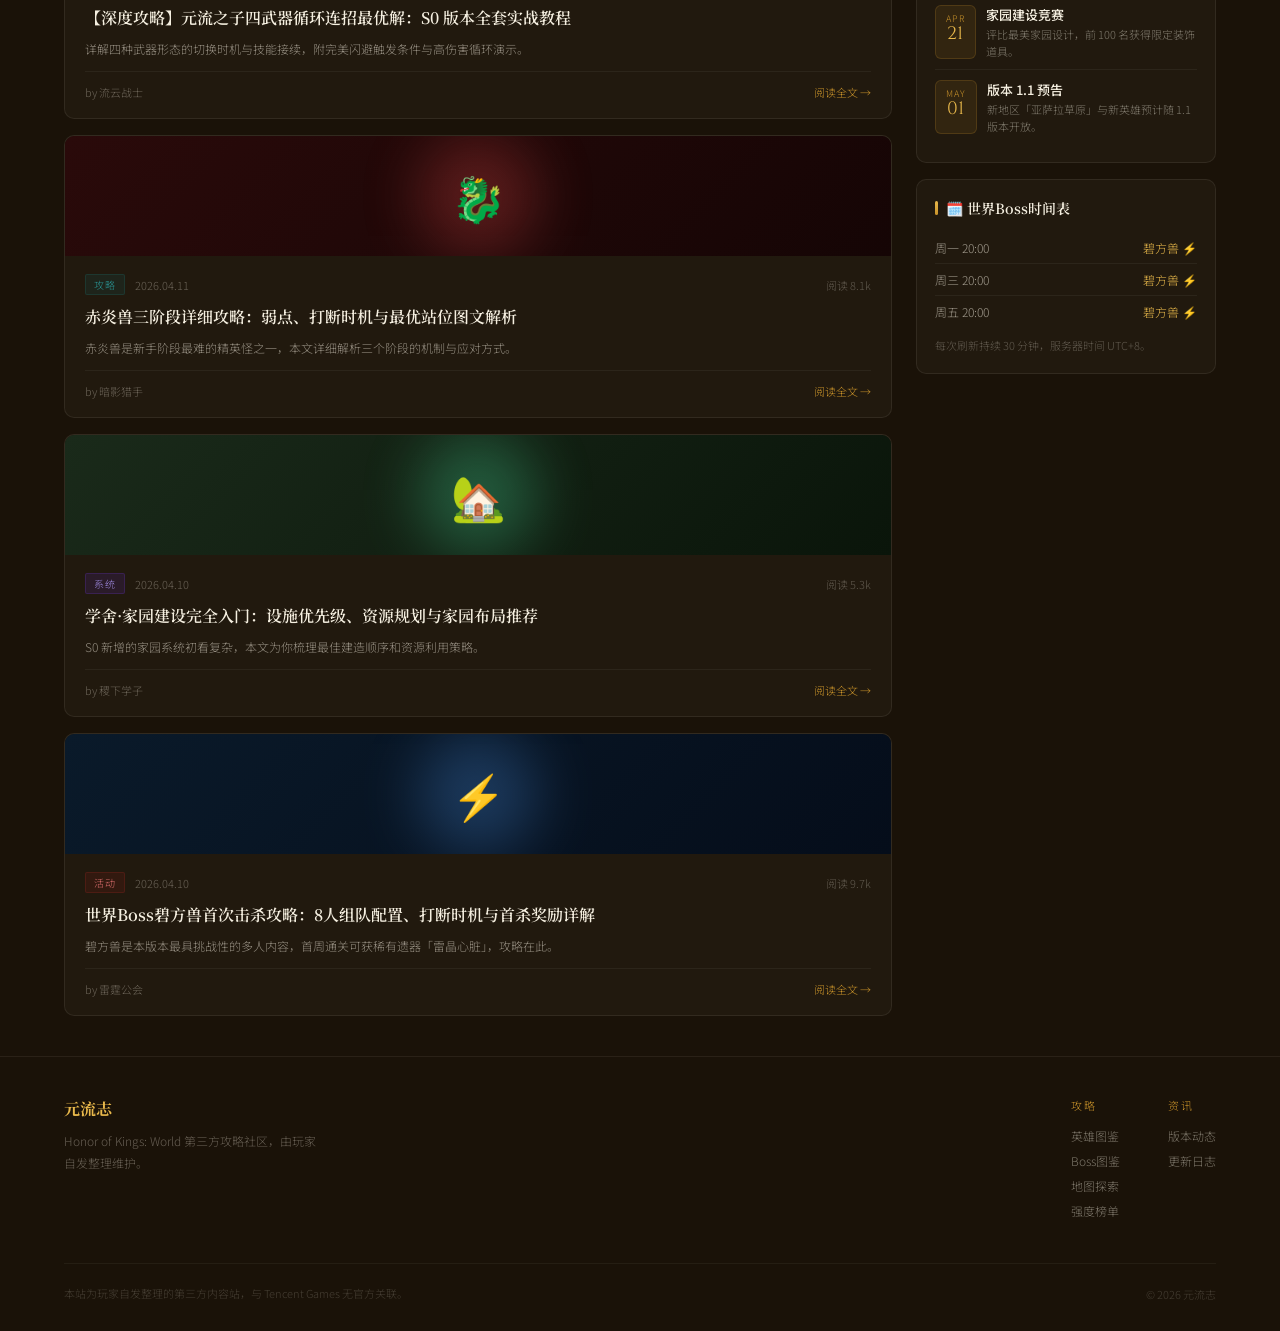
<file: news.html>
<!DOCTYPE html>
<html lang="zh-CN">
<head>
<meta charset="UTF-8">
<meta name="viewport" content="width=device-width, initial-scale=1.0">
<title>版本资讯 · 元流志</title>
<link rel="stylesheet" href="shared.css">
<style>
.news-layout { display: grid; grid-template-columns: 1fr 300px; gap: 24px; align-items: start; }

.news-list { display: flex; flex-direction: column; gap: 16px; }
.news-card {
  background: rgba(245,239,224,0.03); border: 1px solid rgba(245,239,224,0.08);
  border-radius: 10px; overflow: hidden; text-decoration: none; color: inherit;
  transition: all 0.25s; display: flex; flex-direction: column;
}
.news-card:hover { border-color: rgba(200,146,42,0.3); transform: translateY(-2px); box-shadow: 0 10px 28px rgba(0,0,0,0.3); }
.news-card.featured { flex-direction: row; }

.news-thumb {
  height: 120px; display: flex; align-items: center; justify-content: center;
  font-size: 44px; position: relative; overflow: hidden; flex-shrink: 0;
}
.news-card.featured .news-thumb { width: 220px; height: auto; }
.nt-bg { position: absolute; inset: 0; }
.nt-glow { position: absolute; width: 120px; height: 120px; border-radius: 50%; filter: blur(30px); opacity: 0.3; }
.nt-emoji { position: relative; z-index: 1; }

.news-body { padding: 18px 20px; flex: 1; }
.news-meta { display: flex; align-items: center; gap: 10px; margin-bottom: 10px; flex-wrap: wrap; }
.news-cat { font-size: 10px; padding: 2px 8px; border-radius: 2px; letter-spacing: 0.08em; }
.nc-patch  { background: rgba(200,146,42,0.15); color: var(--gold); border: 1px solid rgba(200,146,42,0.25); }
.nc-guide  { background: rgba(26,107,107,0.15); color: var(--teal-light); border: 1px solid rgba(26,107,107,0.25); }
.nc-event  { background: rgba(155,33,32,0.15); color: #e07070; border: 1px solid rgba(155,33,32,0.25); }
.nc-system { background: rgba(100,50,200,0.15); color: #a08ae2; border: 1px solid rgba(100,50,200,0.25); }
.news-date { font-size: 11px; color: rgba(245,239,224,0.35); }
.news-reads { font-size: 11px; color: rgba(245,239,224,0.3); margin-left: auto; }
.news-title { font-family: 'Noto Serif SC', serif; font-size: 16px; font-weight: 600; color: var(--paper); line-height: 1.5; margin-bottom: 8px; }
.news-card.featured .news-title { font-size: 18px; }
.news-excerpt { font-size: 12px; color: rgba(245,239,224,0.55); line-height: 1.75; }
.news-footer { display: flex; align-items: center; justify-content: space-between; margin-top: 12px; padding-top: 12px; border-top: 1px solid rgba(245,239,224,0.05); }
.news-author { font-size: 11px; color: rgba(245,239,224,0.35); }
.news-link { font-size: 11px; color: var(--gold); }

/* Patch notes section */
.patch-panel { background: rgba(245,239,224,0.03); border: 1px solid rgba(245,239,224,0.08); border-radius: 10px; overflow: hidden; margin-bottom: 24px; scroll-margin-top: 80px; }
.patch-header { padding: 20px 24px; border-bottom: 1px solid rgba(245,239,224,0.07); display: flex; align-items: center; justify-content: space-between; }
.patch-ver { font-family: 'Cinzel', serif; font-size: 22px; color: var(--gold-light); }
.patch-status { font-size: 11px; padding: 3px 12px; border-radius: 20px; background: rgba(26,107,107,0.15); color: var(--teal-light); border: 1px solid rgba(26,107,107,0.25); }
.patch-date { font-size: 12px; color: rgba(245,239,224,0.4); margin-top: 3px; }
.patch-body { padding: 24px; }
.patch-section-title { font-size: 11px; letter-spacing: 0.2em; color: var(--gold); text-transform: uppercase; margin-bottom: 12px; margin-top: 20px; }
.patch-section-title:first-child { margin-top: 0; }
.patch-entry { display: flex; gap: 12px; padding: 8px 0; border-bottom: 1px solid rgba(245,239,224,0.04); font-size: 13px; color: rgba(245,239,224,0.7); line-height: 1.65; }
.patch-entry:last-child { border-bottom: none; }
.pe-dot { width: 7px; height: 7px; border-radius: 50%; flex-shrink: 0; margin-top: 5px; }
.pe-new  { background: var(--gold); }
.pe-buff { background: var(--teal-light); }
.pe-nerf { background: var(--red-bright); }
.pe-fix  { background: rgba(245,239,224,0.3); }
.pe-text strong { color: var(--paper); font-weight: 500; }

/* Sidebar */
.news-sidebar { display: flex; flex-direction: column; gap: 16px; }
.sidebar-card { background: rgba(245,239,224,0.03); border: 1px solid rgba(245,239,224,0.08); border-radius: 10px; padding: 18px; }
.sc-title { font-family: 'Noto Serif SC', serif; font-size: 14px; font-weight: 600; color: var(--paper); margin-bottom: 14px; display: flex; align-items: center; gap: 8px; }
.sc-title::before { content:''; width:3px; height:14px; background:linear-gradient(to bottom,var(--gold-light),var(--gold)); border-radius:2px; }

.hot-item { display: flex; align-items: center; gap: 10px; padding: 8px 0; border-bottom: 1px solid rgba(245,239,224,0.05); text-decoration: none; color: inherit; transition: color 0.2s; }
.hot-item:last-child { border-bottom: none; }
.hot-item:hover .hot-title { color: var(--gold-light); }
.hot-rank { font-family: 'Cinzel', serif; font-size: 14px; font-weight: 700; width: 22px; flex-shrink: 0; text-align: center; }
.hot-rank.r1 { color: var(--gold-light); } .hot-rank.r2 { color: rgba(245,239,224,0.6); } .hot-rank.r3 { color: var(--teal-light); } .hot-rank.rn { color: rgba(245,239,224,0.25); }
.hot-title { font-size: 12px; color: rgba(245,239,224,0.7); line-height: 1.4; flex: 1; }
.hot-reads { font-size: 10px; color: rgba(245,239,224,0.3); flex-shrink: 0; }

.event-item { display: flex; gap: 10px; padding: 10px 0; border-bottom: 1px solid rgba(245,239,224,0.05); }
.event-item:last-child { border-bottom: none; }
.event-date-box { background: rgba(200,146,42,0.1); border: 1px solid rgba(200,146,42,0.2); border-radius: 6px; padding: 6px 10px; text-align: center; flex-shrink: 0; }
.edb-month { font-size: 9px; color: var(--gold); letter-spacing: 0.1em; text-transform: uppercase; }
.edb-day { font-family: 'Cinzel', serif; font-size: 18px; color: var(--gold-light); line-height: 1; }
.event-info .event-name { font-size: 13px; color: var(--paper); font-weight: 500; margin-bottom: 2px; }
.event-info .event-desc { font-size: 11px; color: rgba(245,239,224,0.45); line-height: 1.5; }

@media(max-width:1024px){ .news-layout { grid-template-columns: 1fr; } .news-card.featured { flex-direction: column; } .news-card.featured .news-thumb { width: 100%; height: 140px; } }
</style>
</head>
<body>
<div class="bg-canvas"></div>
<nav>
  <div class="nav-inner">
    <a href="index.html" class="nav-logo"><div class="logo-mark">元</div>元流志</a>
    <div class="nav-links">
      <a href="index.html">首页</a><a href="heroes.html">英雄图鉴</a>
      <a href="bosses.html">Boss攻略</a><a href="map.html">地图探索</a>
      <a href="tier.html">强度榜</a><a href="news.html" class="active">版本资讯</a>
    </div>
    <div class="nav-search">
      <svg width="14" height="14" viewBox="0 0 24 24" fill="none" stroke="currentColor" stroke-width="2"><circle cx="11" cy="11" r="8"/><path d="m21 21-4.35-4.35"/></svg>
      <input type="text" placeholder="搜索资讯…">
    </div>
    <button class="nav-hamburger" id="hamburger" aria-label="菜单"><span></span><span></span><span></span></button>
  </div>
</nav>
<div class="nav-drawer" id="navDrawer">
  <a href="index.html">首页</a><a href="heroes.html">英雄图鉴</a><a href="bosses.html">Boss攻略</a><a href="map.html">地图探索</a><a href="tier.html">强度榜</a><a href="news.html" class="active">版本资讯</a>
</div>

<div class="wrap">
  <div class="page-header">
    <div class="breadcrumb"><a href="index.html">首页</a><span>/</span><span>版本资讯</span></div>
    <div class="page-eyebrow">News · Patch Notes</div>
    <h1 class="page-title">版本<em>资讯中心</em></h1>
    <p class="page-desc">最新游戏动态、版本更新日志、活动日历与社区攻略速递，第一时间掌握元流大陆的一切变化。</p>
  </div>

  <!-- Patch Notes -->
  <div id="patch" class="patch-panel reveal">
    <div class="patch-header">
      <div>
        <div class="patch-ver">Version S0 · 1.0.3</div>
        <div class="patch-date">2026年4月10日 · 正式服更新</div>
      </div>
      <span class="patch-status">当前版本</span>
    </div>
    <div class="patch-body">
      <div class="patch-section-title">新增内容</div>
      <div class="patch-entry"><div class="pe-dot pe-new"></div><div class="pe-text"><strong>幻灵系统</strong>正式开放：在稷下学宫「幻灵研究所」NPC 处领取首只幻灵，幻灵可提供被动属性加成并参与部分剧情。</div></div>
      <div class="patch-entry"><div class="pe-dot pe-new"></div><div class="pe-text"><strong>学舍·家园系统</strong>完整开放：可建造锻造炉、农田、图书馆等 8 种设施，每日离线可获取被动资源产出。</div></div>
      <div class="patch-entry"><div class="pe-dot pe-new"></div><div class="pe-text"><strong>新增支线任务</strong>「落星之夜」：返回极星学院与 NPC 叶星澜对话触发，完成后可获得限定外观「流星披风」。</div></div>
      <div class="patch-entry"><div class="pe-dot pe-new"></div><div class="pe-text"><strong>世界Boss碧方兽</strong>正式加入：每周一、三、五 20:00 在雷震平原刷新，多人协同击败可获得稀有遗器。</div></div>

      <div class="patch-section-title">英雄调整</div>
      <div class="patch-entry"><div class="pe-dot pe-buff"></div><div class="pe-text"><strong>公孙离</strong> · 「飞燕回旋」射程提升 8%，二段位移冷却时间降低 0.5 秒。</div></div>
      <div class="patch-entry"><div class="pe-dot pe-buff"></div><div class="pe-text"><strong>甄姬</strong> · 「寒冰咏叹」冻结持续时间从 2 秒提升至 3 秒，冻结期间目标受到伤害额外提升 10%。</div></div>
      <div class="patch-entry"><div class="pe-dot pe-nerf"></div><div class="pe-text"><strong>庄周</strong> · 「凝梦护盾」技能冷却时间从 10 秒增加至 13 秒，护盾量从最大生命值 40% 调整至 35%。</div></div>
      <div class="patch-entry"><div class="pe-dot pe-nerf"></div><div class="pe-text"><strong>兰陵王</strong> · 「幻面潜行」持续时间从 6 秒降低至 5 秒，潜行状态被普通攻击命中时提前结束。</div></div>

      <div class="patch-section-title">系统优化与Bug修复</div>
      <div class="patch-entry"><div class="pe-dot pe-fix"></div><div class="pe-text">修复赤炎兽第二阶段火焰柱偶发性卡在地形内导致无法规避的问题。</div></div>
      <div class="patch-entry"><div class="pe-dot pe-fix"></div><div class="pe-text">PC 端默认画质预设优化，RTX 2060 以上显卡在 1080P 下帧率预计提升 15%。</div></div>
      <div class="patch-entry"><div class="pe-dot pe-fix"></div><div class="pe-text">修复学舍建设界面在部分分辨率下按钮点击区域错位的问题。</div></div>
      <div class="patch-entry"><div class="pe-dot pe-fix"></div><div class="pe-text">修复元流之子形态切换时偶发的技能冷却重置异常。</div></div>
    </div>
  </div>

  <div class="news-layout">
    <div>
      <div class="section-head reveal" style="margin-bottom:20px;"><h2 class="section-title">最新资讯</h2></div>
      <div class="filter-bar reveal">
        <button class="filter-btn active" data-filter="all">全部</button>
        <button class="filter-btn" data-filter="patch">版本更新</button>
        <button class="filter-btn" data-filter="guide">攻略</button>
        <button class="filter-btn" data-filter="event">活动</button>
        <button class="filter-btn" data-filter="system">系统</button>
      </div>
      <div class="news-list">

        <a href="#patch" class="news-card featured reveal" data-category="patch">
          <div class="news-thumb" style="min-height:160px;">
            <div class="nt-bg" style="background:linear-gradient(135deg,#1a2a1a,#0a150a);"></div>
            <div class="nt-glow" style="background:#4ae2a0;"></div>
            <span class="nt-emoji">📋</span>
          </div>
          <div class="news-body">
            <div class="news-meta"><span class="news-cat nc-patch">版本更新</span><span class="news-date">2026.04.10</span><span class="news-reads">阅读 18.2k</span></div>
            <div class="news-title">S0 版本 1.0.3 更新日志：幻灵系统开放、公孙离强化、庄周削弱详解</div>
            <div class="news-excerpt">本次更新内容丰富：幻灵系统和学舍家园正式开放，世界Boss碧方兽加入，同时对多名英雄进行了平衡性调整。公孙离整体强化，庄周护盾频率下调，详细数值变动见全文。</div>
            <div class="news-footer"><span class="news-author">by 元流志编辑组</span><span class="news-link">阅读全文 →</span></div>
          </div>
        </a>

        <a href="heroes.html#lixin" class="news-card reveal" data-category="guide">
          <div class="news-thumb">
            <div class="nt-bg" style="background:linear-gradient(135deg,#1a2a4a,#0a1520);"></div>
            <div class="nt-glow" style="background:#4a90e2;"></div>
            <span class="nt-emoji">⚔️</span>
          </div>
          <div class="news-body">
            <div class="news-meta"><span class="news-cat nc-guide">攻略</span><span class="news-date">2026.04.11</span><span class="news-reads">阅读 12.4k</span></div>
            <div class="news-title">【深度攻略】元流之子四武器循环连招最优解：S0 版本全套实战教程</div>
            <div class="news-excerpt">详解四种武器形态的切换时机与技能接续，附完美闪避触发条件与高伤害循环演示。</div>
            <div class="news-footer"><span class="news-author">by 流云战士</span><span class="news-link">阅读全文 →</span></div>
          </div>
        </a>

        <a href="bosses.html#crimson" class="news-card reveal" data-category="guide">
          <div class="news-thumb">
            <div class="nt-bg" style="background:linear-gradient(135deg,#2a0a0a,#150505);"></div>
            <div class="nt-glow" style="background:#e24a4a;"></div>
            <span class="nt-emoji">🐉</span>
          </div>
          <div class="news-body">
            <div class="news-meta"><span class="news-cat nc-guide">攻略</span><span class="news-date">2026.04.11</span><span class="news-reads">阅读 8.1k</span></div>
            <div class="news-title">赤炎兽三阶段详细攻略：弱点、打断时机与最优站位图文解析</div>
            <div class="news-excerpt">赤炎兽是新手阶段最难的精英怪之一，本文详细解析三个阶段的机制与应对方式。</div>
            <div class="news-footer"><span class="news-author">by 暗影猎手</span><span class="news-link">阅读全文 →</span></div>
          </div>
        </a>

        <a href="map.html#settlement" class="news-card reveal" data-category="system">
          <div class="news-thumb">
            <div class="nt-bg" style="background:linear-gradient(135deg,#1a2a1a,#0a150a);"></div>
            <div class="nt-glow" style="background:#4ae2a0;"></div>
            <span class="nt-emoji">🏡</span>
          </div>
          <div class="news-body">
            <div class="news-meta"><span class="news-cat nc-system">系统</span><span class="news-date">2026.04.10</span><span class="news-reads">阅读 5.3k</span></div>
            <div class="news-title">学舍·家园建设完全入门：设施优先级、资源规划与家园布局推荐</div>
            <div class="news-excerpt">S0 新增的家园系统初看复杂，本文为你梳理最佳建造顺序和资源利用策略。</div>
            <div class="news-footer"><span class="news-author">by 稷下学子</span><span class="news-link">阅读全文 →</span></div>
          </div>
        </a>

        <a href="bosses.html#azure" class="news-card reveal" data-category="event">
          <div class="news-thumb">
            <div class="nt-bg" style="background:linear-gradient(135deg,#0a1a2a,#050d1a);"></div>
            <div class="nt-glow" style="background:#4a90e2;"></div>
            <span class="nt-emoji">⚡</span>
          </div>
          <div class="news-body">
            <div class="news-meta"><span class="news-cat nc-event">活动</span><span class="news-date">2026.04.10</span><span class="news-reads">阅读 9.7k</span></div>
            <div class="news-title">世界Boss碧方兽首次击杀攻略：8人组队配置、打断时机与首杀奖励详解</div>
            <div class="news-excerpt">碧方兽是本版本最具挑战性的多人内容，首周通关可获稀有遗器「雷晶心脏」，攻略在此。</div>
            <div class="news-footer"><span class="news-author">by 雷霆公会</span><span class="news-link">阅读全文 →</span></div>
          </div>
        </a>

      </div>
    </div>

    <!-- Sidebar -->
    <div class="news-sidebar">
      <div class="sidebar-card reveal">
        <div class="sc-title">🔥 本周热门</div>
        <a href="heroes.html#lixin" class="hot-item"><span class="hot-rank r1">1</span><span class="hot-title">元流之子四武器循环连招教程</span><span class="hot-reads">12.4k</span></a>
        <a href="tier.html" class="hot-item"><span class="hot-rank r2">2</span><span class="hot-title">S0 强度榜：公孙离登顶远程</span><span class="hot-reads">9.7k</span></a>
        <a href="bosses.html#azure" class="hot-item"><span class="hot-rank r3">3</span><span class="hot-title">碧方兽世界Boss首杀攻略</span><span class="hot-reads">9.7k</span></a>
        <a href="bosses.html#crimson" class="hot-item"><span class="hot-rank rn">4</span><span class="hot-title">赤炎兽三阶段详细攻略</span><span class="hot-reads">8.1k</span></a>
        <a href="map.html#jixing" class="hot-item"><span class="hot-rank rn">5</span><span class="hot-title">极星学院全宝箱位置图解</span><span class="hot-reads">6.8k</span></a>
      </div>

      <div class="sidebar-card reveal">
        <div class="sc-title">📅 近期活动</div>
        <div class="event-item">
          <div class="event-date-box"><div class="edb-month">APR</div><div class="edb-day">10</div></div>
          <div class="event-info"><div class="event-name">S0 赛季开启</div><div class="event-desc">全服同步解锁 11 名共鸣英雄，赛季通行证同步开放。</div></div>
        </div>
        <div class="event-item">
          <div class="event-date-box"><div class="edb-month">APR</div><div class="edb-day">14</div></div>
          <div class="event-info"><div class="event-name">落星之夜活动</div><div class="event-desc">限定支线任务开启，完成获得「流星披风」外观。</div></div>
        </div>
        <div class="event-item">
          <div class="event-date-box"><div class="edb-month">APR</div><div class="edb-day">21</div></div>
          <div class="event-info"><div class="event-name">家园建设竞赛</div><div class="event-desc">评比最美家园设计，前 100 名获得限定装饰道具。</div></div>
        </div>
        <div class="event-item">
          <div class="event-date-box"><div class="edb-month">MAY</div><div class="edb-day">01</div></div>
          <div class="event-info"><div class="event-name">版本 1.1 预告</div><div class="event-desc">新地区「亚萨拉草原」与新英雄预计随 1.1 版本开放。</div></div>
        </div>
      </div>

      <div class="sidebar-card reveal">
        <div class="sc-title">🗓️ 世界Boss时间表</div>
        <div class="sp-item" style="display:flex;justify-content:space-between;font-size:12px;color:rgba(245,239,224,0.6);padding:7px 0;border-bottom:1px solid rgba(245,239,224,0.05);">
          <span>周一 20:00</span><span style="color:var(--gold-light);">碧方兽 ⚡</span>
        </div>
        <div class="sp-item" style="display:flex;justify-content:space-between;font-size:12px;color:rgba(245,239,224,0.6);padding:7px 0;border-bottom:1px solid rgba(245,239,224,0.05);">
          <span>周三 20:00</span><span style="color:var(--gold-light);">碧方兽 ⚡</span>
        </div>
        <div class="sp-item" style="display:flex;justify-content:space-between;font-size:12px;color:rgba(245,239,224,0.6);padding:7px 0;">
          <span>周五 20:00</span><span style="color:var(--gold-light);">碧方兽 ⚡</span>
        </div>
        <div style="margin-top:10px;font-size:11px;color:rgba(245,239,224,0.3);line-height:1.6;">每次刷新持续 30 分钟，服务器时间 UTC+8。</div>
      </div>
    </div>
  </div>
</div>

<footer>
  <div class="wrap">
    <div class="footer-inner">
      <div class="footer-brand"><div class="footer-logo">元流志</div><div class="footer-desc">Honor of Kings: World 第三方攻略社区，由玩家自发整理维护。</div></div>
      <div class="footer-links">
        <div class="footer-col"><div class="footer-col-title">攻略</div><a href="heroes.html">英雄图鉴</a><a href="bosses.html">Boss图鉴</a><a href="map.html">地图探索</a><a href="tier.html">强度榜单</a></div>
        <div class="footer-col"><div class="footer-col-title">资讯</div><a href="news.html">版本动态</a><a href="#patch">更新日志</a></div>
      </div>
    </div>
    <div class="footer-bottom"><div class="footer-disclaimer">本站为玩家自发整理的第三方内容站，与 Tencent Games 无官方关联。</div><div>© 2026 元流志</div></div>
  </div>
</footer>
<script src="shared.js"></script>
</body>
</html>
</file>
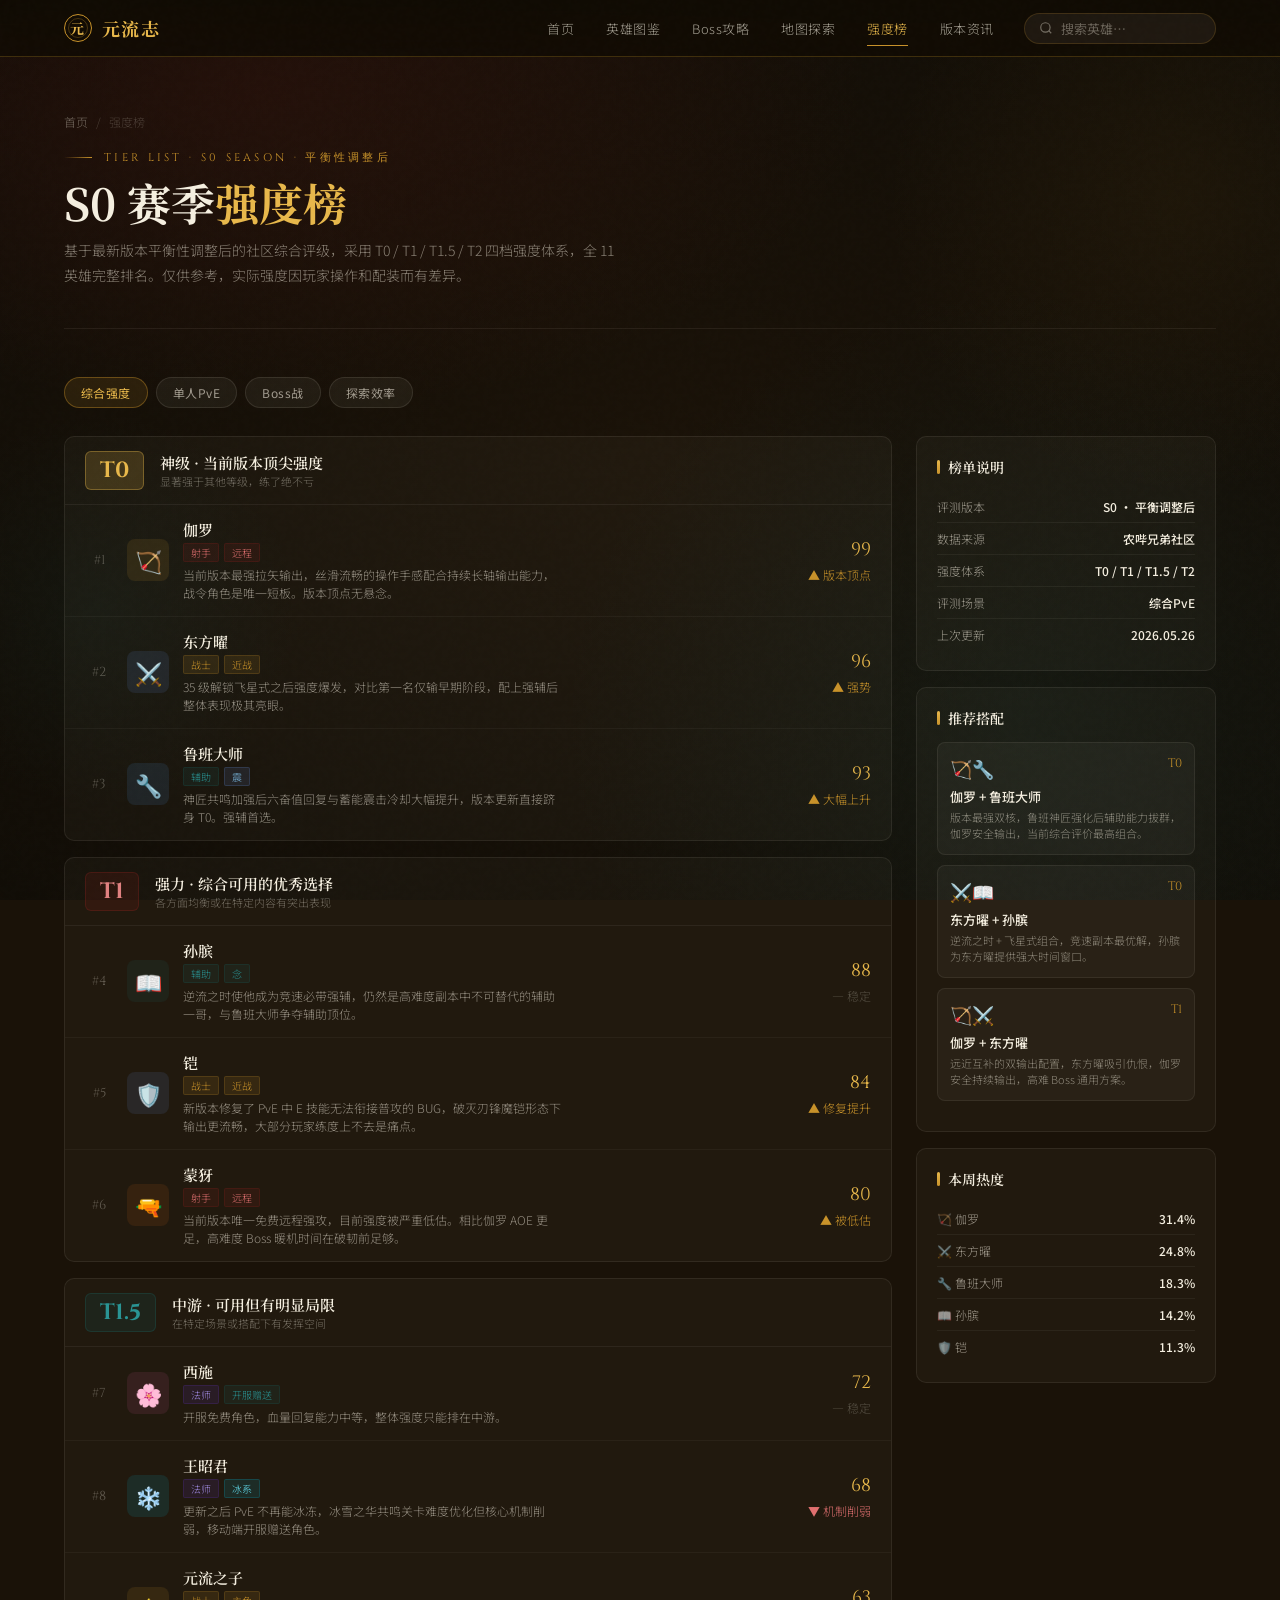
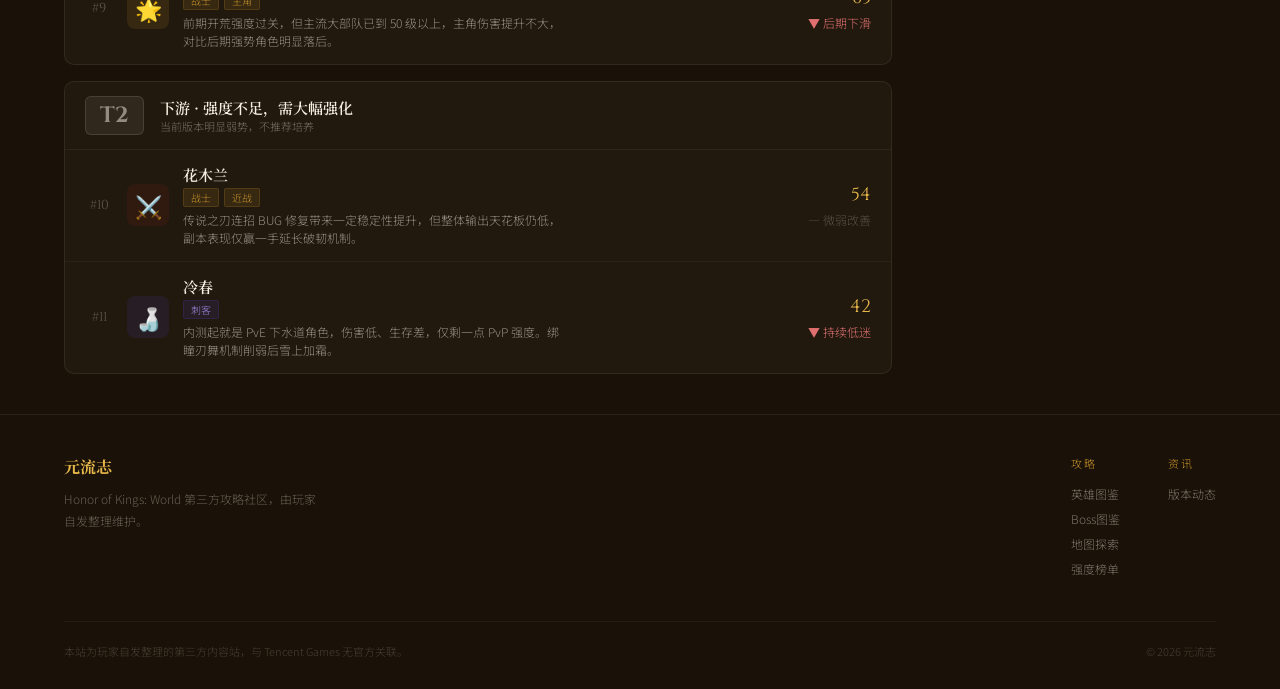
<file: tier.html>
<!DOCTYPE html>
<html lang="zh-CN">
<head>
<meta charset="UTF-8">
<meta name="viewport" content="width=device-width, initial-scale=1.0">
<title>强度榜 · 元流志</title>
<link rel="stylesheet" href="shared.css">
<style>
.tier-page-layout { display: grid; grid-template-columns: 1fr 300px; gap: 24px; align-items: start; }
.tier-main { display: flex; flex-direction: column; gap: 16px; }

.tier-block { background: rgba(245,239,224,0.03); border: 1px solid rgba(245,239,224,0.08); border-radius: 10px; overflow: hidden; }
.tier-block-header { display: flex; align-items: center; gap: 16px; padding: 14px 20px; border-bottom: 1px solid rgba(245,239,224,0.06); }
.tier-letter { font-family: 'Cinzel', serif; font-size: 22px; font-weight: 700; padding: 4px 14px; border-radius: 6px; display: flex; align-items: center; justify-content: center; flex-shrink: 0; white-space: nowrap; }
.tl-t0  { background: rgba(232,184,75,0.18); color: var(--gold-light); border: 1px solid rgba(232,184,75,0.35); }
.tl-t1  { background: rgba(155,33,32,0.15); color: #e08080; border: 1px solid rgba(155,33,32,0.25); }
.tl-t15 { background: rgba(26,107,107,0.15); color: var(--teal-light); border: 1px solid rgba(26,107,107,0.25); }
.tl-t2  { background: rgba(245,239,224,0.07); color: rgba(245,239,224,0.5); border: 1px solid rgba(245,239,224,0.12); }
.tier-block-label { font-family: 'Noto Serif SC', serif; font-size: 15px; font-weight: 600; color: var(--paper); flex: 1; }
.tier-block-desc { font-size: 11px; color: rgba(245,239,224,0.4); }

.tier-heroes-row { display: flex; flex-direction: column; gap: 0; }
.tier-hero-item { display: flex; align-items: center; gap: 14px; padding: 14px 20px; border-bottom: 1px solid rgba(245,239,224,0.04); text-decoration: none; color: inherit; transition: background 0.15s; }
.tier-hero-item:last-child { border-bottom: none; }
.tier-hero-item:hover { background: rgba(245,239,224,0.03); }
.tier-hero-avatar { width: 42px; height: 42px; border-radius: 8px; display: flex; align-items: center; justify-content: center; font-size: 22px; flex-shrink: 0; }
.tier-hero-rank { font-family: 'Cinzel', serif; font-size: 13px; color: rgba(245,239,224,0.3); width: 28px; text-align: center; flex-shrink: 0; }
.tier-hero-info { flex: 1; }
.tier-hero-name { font-family: 'Noto Serif SC', serif; font-size: 15px; font-weight: 600; color: var(--paper); margin-bottom: 3px; }
.tier-hero-tags { display: flex; gap: 5px; flex-wrap: wrap; }
.tier-hero-tag { font-size: 10px; padding: 1px 7px; border-radius: 2px; }
.tier-hero-reason { font-size: 12px; color: rgba(245,239,224,0.55); line-height: 1.5; max-width: 380px; }
.tier-hero-change { display: flex; flex-direction: column; align-items: flex-end; gap: 4px; flex-shrink: 0; }
.change-up   { color: var(--gold); font-size: 12px; }
.change-down { color: #e07070; font-size: 12px; }
.change-same { color: rgba(245,239,224,0.25); font-size: 12px; }
.tier-hero-score { font-family: 'Cinzel', serif; font-size: 18px; color: var(--gold-light); }

.tier-sidebar { display: flex; flex-direction: column; gap: 16px; }
.sidebar-panel { background: rgba(245,239,224,0.03); border: 1px solid rgba(245,239,224,0.08); border-radius: 10px; padding: 20px; }
.sp-title { font-family: 'Noto Serif SC', serif; font-size: 14px; font-weight: 600; color: var(--paper); margin-bottom: 14px; display: flex; align-items: center; gap: 8px; }
.sp-title::before { content:''; width:3px; height:14px; background:linear-gradient(to bottom,var(--gold-light),var(--gold)); border-radius:2px; }
.sp-item { display: flex; justify-content: space-between; font-size: 12px; color: rgba(245,239,224,0.6); padding: 7px 0; border-bottom: 1px solid rgba(245,239,224,0.05); }
.sp-item:last-child { border-bottom: none; }
.sp-val { color: var(--paper); font-weight: 500; }

.synergy-item { background: rgba(245,239,224,0.04); border: 1px solid rgba(245,239,224,0.07); border-radius: 8px; padding: 12px; margin-bottom: 10px; }
.syn-heroes { font-size: 18px; margin-bottom: 6px; }
.syn-name { font-size: 13px; font-weight: 500; color: var(--paper); margin-bottom: 3px; }
.syn-desc { font-size: 11px; color: rgba(245,239,224,0.5); line-height: 1.5; }
.syn-rating { font-family:'Cinzel',serif; font-size:12px; color:var(--gold); float:right; }

@media(max-width:1024px){ .tier-page-layout { grid-template-columns: 1fr; } }
</style>
</head>
<body>
<div class="bg-canvas"></div>
<nav>
  <div class="nav-inner">
    <a href="index.html" class="nav-logo"><div class="logo-mark">元</div>元流志</a>
    <div class="nav-links">
      <a href="index.html">首页</a><a href="heroes.html">英雄图鉴</a>
      <a href="bosses.html">Boss攻略</a><a href="map.html">地图探索</a>
      <a href="tier.html" class="active">强度榜</a><a href="news.html">版本资讯</a>
    </div>
    <div class="nav-search">
      <svg width="14" height="14" viewBox="0 0 24 24" fill="none" stroke="currentColor" stroke-width="2"><circle cx="11" cy="11" r="8"/><path d="m21 21-4.35-4.35"/></svg>
      <input type="text" placeholder="搜索英雄…">
    </div>
    <button class="nav-hamburger" id="hamburger" aria-label="菜单"><span></span><span></span><span></span></button>
  </div>
</nav>
<div class="nav-drawer" id="navDrawer">
  <a href="index.html">首页</a><a href="heroes.html">英雄图鉴</a><a href="bosses.html">Boss攻略</a><a href="map.html">地图探索</a><a href="tier.html" class="active">强度榜</a><a href="news.html">版本资讯</a>
</div>

<div class="wrap">
  <div class="page-header">
    <div class="breadcrumb"><a href="index.html">首页</a><span>/</span><span>强度榜</span></div>
    <div class="page-eyebrow">Tier List · S0 Season · 平衡性调整后</div>
    <h1 class="page-title">S0 赛季<em>强度榜</em></h1>
    <p class="page-desc">基于最新版本平衡性调整后的社区综合评级，采用 T0 / T1 / T1.5 / T2 四档强度体系，全 11 英雄完整排名。仅供参考，实际强度因玩家操作和配装而有差异。</p>
  </div>

  <div class="filter-bar reveal">
    <button class="filter-btn active" data-filter="all">综合强度</button>
    <button class="filter-btn" data-filter="solo">单人PvE</button>
    <button class="filter-btn" data-filter="boss">Boss战</button>
    <button class="filter-btn" data-filter="explore">探索效率</button>
  </div>

  <div class="tier-page-layout">
    <div class="tier-main">

      <!-- T0 -->
      <div class="tier-block reveal">
        <div class="tier-block-header">
          <div class="tier-letter tl-t0">T0</div>
          <div>
            <div class="tier-block-label">神级 · 当前版本顶尖强度</div>
            <div class="tier-block-desc">显著强于其他等级，练了绝不亏</div>
          </div>
        </div>
        <div class="tier-heroes-row">
          <a href="heroes.html#jialuo" class="tier-hero-item">
            <div class="tier-hero-rank">#1</div>
            <div class="tier-hero-avatar" style="background:rgba(200,146,42,0.12);">🏹</div>
            <div class="tier-hero-info">
              <div class="tier-hero-name">伽罗</div>
              <div class="tier-hero-tags"><span class="tier-hero-tag" style="background:rgba(155,33,32,0.12);color:#e07070;border:1px solid rgba(155,33,32,0.2);">射手</span><span class="tier-hero-tag" style="background:rgba(155,33,32,0.12);color:#e07070;border:1px solid rgba(155,33,32,0.2);">远程</span></div>
              <div class="tier-hero-reason" style="margin-top:4px;">当前版本最强拉矢输出，丝滑流畅的操作手感配合持续长轴输出能力，战令角色是唯一短板。版本顶点无悬念。</div>
            </div>
            <div class="tier-hero-change"><div class="tier-hero-score">99</div><span class="change-up">▲ 版本顶点</span></div>
          </a>
          <a href="heroes.html#dongfangyao" class="tier-hero-item">
            <div class="tier-hero-rank">#2</div>
            <div class="tier-hero-avatar" style="background:rgba(100,140,220,0.12);">⚔️</div>
            <div class="tier-hero-info">
              <div class="tier-hero-name">东方曜</div>
              <div class="tier-hero-tags"><span class="tier-hero-tag" style="background:rgba(200,146,42,0.12);color:var(--gold);border:1px solid rgba(200,146,42,0.2);">战士</span><span class="tier-hero-tag" style="background:rgba(200,146,42,0.12);color:var(--gold);border:1px solid rgba(200,146,42,0.2);">近战</span></div>
              <div class="tier-hero-reason" style="margin-top:4px;">35 级解锁飞星式之后强度爆发，对比第一名仅输早期阶段，配上强辅后整体表现极其亮眼。</div>
            </div>
            <div class="tier-hero-change"><div class="tier-hero-score">96</div><span class="change-up">▲ 强势</span></div>
          </a>
          <a href="heroes.html#luban" class="tier-hero-item">
            <div class="tier-hero-rank">#3</div>
            <div class="tier-hero-avatar" style="background:rgba(74,144,217,0.12);">🔧</div>
            <div class="tier-hero-info">
              <div class="tier-hero-name">鲁班大师</div>
              <div class="tier-hero-tags"><span class="tier-hero-tag" style="background:rgba(26,107,107,0.12);color:var(--teal-light);border:1px solid rgba(26,107,107,0.2);">辅助</span><span class="tier-hero-tag" style="background:rgba(100,140,220,0.12);color:#7ab8e0;border:1px solid rgba(100,140,220,0.2);">震</span></span></div>
              <div class="tier-hero-reason" style="margin-top:4px;">神匠共鸣加强后六奋值回复与蓄能震击冷却大幅提升，版本更新直接跻身 T0。强辅首选。</div>
            </div>
            <div class="tier-hero-change"><div class="tier-hero-score">93</div><span class="change-up">▲ 大幅上升</span></div>
          </a>
        </div>
      </div>

      <!-- T1 -->
      <div class="tier-block reveal">
        <div class="tier-block-header">
          <div class="tier-letter tl-t1">T1</div>
          <div>
            <div class="tier-block-label">强力 · 综合可用的优秀选择</div>
            <div class="tier-block-desc">各方面均衡或在特定内容有突出表现</div>
          </div>
        </div>
        <div class="tier-heroes-row">
          <a href="heroes.html#sunbin" class="tier-hero-item">
            <div class="tier-hero-rank">#4</div>
            <div class="tier-hero-avatar" style="background:rgba(26,107,107,0.12);">📖</div>
            <div class="tier-hero-info">
              <div class="tier-hero-name">孙膑</div>
              <div class="tier-hero-tags"><span class="tier-hero-tag" style="background:rgba(26,107,107,0.12);color:var(--teal-light);border:1px solid rgba(26,107,107,0.2);">辅助</span><span class="tier-hero-tag" style="background:rgba(26,107,107,0.12);color:var(--teal-light);border:1px solid rgba(26,107,107,0.2);">念</span></div>
              <div class="tier-hero-reason" style="margin-top:4px;">逆流之时使他成为竞速必带强辅，仍然是高难度副本中不可替代的辅助一哥，与鲁班大师争夺辅助顶位。</div>
            </div>
            <div class="tier-hero-change"><div class="tier-hero-score">88</div><span class="change-same">— 稳定</span></div>
          </a>
          <a href="heroes.html#kai" class="tier-hero-item">
            <div class="tier-hero-rank">#5</div>
            <div class="tier-hero-avatar" style="background:rgba(100,140,220,0.12);">🛡️</div>
            <div class="tier-hero-info">
              <div class="tier-hero-name">铠</div>
              <div class="tier-hero-tags"><span class="tier-hero-tag" style="background:rgba(200,146,42,0.12);color:var(--gold);border:1px solid rgba(200,146,42,0.2);">战士</span><span class="tier-hero-tag" style="background:rgba(200,146,42,0.12);color:var(--gold);border:1px solid rgba(200,146,42,0.2);">近战</span></div>
              <div class="tier-hero-reason" style="margin-top:4px;">新版本修复了 PvE 中 E 技能无法衔接普攻的 BUG，破灭刃锋魔铠形态下输出更流畅，大部分玩家练度上不去是痛点。</div>
            </div>
            <div class="tier-hero-change"><div class="tier-hero-score">84</div><span class="change-up">▲ 修复提升</span></div>
          </a>
          <a href="heroes.html#mengya" class="tier-hero-item">
            <div class="tier-hero-rank">#6</div>
            <div class="tier-hero-avatar" style="background:rgba(200,100,30,0.12);">🔫</div>
            <div class="tier-hero-info">
              <div class="tier-hero-name">蒙犽</div>
              <div class="tier-hero-tags"><span class="tier-hero-tag" style="background:rgba(155,33,32,0.12);color:#e07070;border:1px solid rgba(155,33,32,0.2);">射手</span><span class="tier-hero-tag" style="background:rgba(155,33,32,0.12);color:#e07070;border:1px solid rgba(155,33,32,0.2);">远程</span></div>
              <div class="tier-hero-reason" style="margin-top:4px;">当前版本唯一免费远程强攻，目前强度被严重低估。相比伽罗 AOE 更足，高难度 Boss 暖机时间在破韧前足够。</div>
            </div>
            <div class="tier-hero-change"><div class="tier-hero-score">80</div><span class="change-up">▲ 被低估</span></div>
          </a>
        </div>
      </div>

      <!-- T1.5 -->
      <div class="tier-block reveal">
        <div class="tier-block-header">
          <div class="tier-letter tl-t15">T1.5</div>
          <div>
            <div class="tier-block-label">中游 · 可用但有明显局限</div>
            <div class="tier-block-desc">在特定场景或搭配下有发挥空间</div>
          </div>
        </div>
        <div class="tier-heroes-row">
          <a href="heroes.html#xishi" class="tier-hero-item">
            <div class="tier-hero-rank">#7</div>
            <div class="tier-hero-avatar" style="background:rgba(200,80,150,0.12);">🌸</div>
            <div class="tier-hero-info">
              <div class="tier-hero-name">西施</div>
              <div class="tier-hero-tags"><span class="tier-hero-tag" style="background:rgba(100,50,200,0.12);color:#a08ae2;border:1px solid rgba(100,50,200,0.2);">法师</span><span class="tier-hero-tag" style="background:rgba(26,107,107,0.12);color:var(--teal-light);border:1px solid rgba(26,107,107,0.2);">开服赠送</span></div>
              <div class="tier-hero-reason" style="margin-top:4px;">开服免费角色，血量回复能力中等，整体强度只能排在中游。</div>
            </div>
            <div class="tier-hero-change"><div class="tier-hero-score">72</div><span class="change-same">— 稳定</span></div>
          </a>
          <a href="heroes.html#wangzhaojun" class="tier-hero-item">
            <div class="tier-hero-rank">#8</div>
            <div class="tier-hero-avatar" style="background:rgba(6,182,212,0.12);">❄️</div>
            <div class="tier-hero-info">
              <div class="tier-hero-name">王昭君</div>
              <div class="tier-hero-tags"><span class="tier-hero-tag" style="background:rgba(100,50,200,0.12);color:#a08ae2;border:1px solid rgba(100,50,200,0.2);">法师</span><span class="tier-hero-tag" style="background:rgba(6,182,212,0.12);color:#67e8f9;border:1px solid rgba(6,182,212,0.2);">冰系</span></div>
              <div class="tier-hero-reason" style="margin-top:4px;">更新之后 PvE 不再能冰冻，冰雪之华共鸣关卡难度优化但核心机制削弱，移动端开服赠送角色。</div>
            </div>
            <div class="tier-hero-change"><div class="tier-hero-score">68</div><span class="change-down">▼ 机制削弱</span></div>
          </a>
          <a href="heroes.html#yuanliuzhi" class="tier-hero-item">
            <div class="tier-hero-rank">#9</div>
            <div class="tier-hero-avatar" style="background:rgba(200,146,42,0.12);">🌟</div>
            <div class="tier-hero-info">
              <div class="tier-hero-name">元流之子</div>
              <div class="tier-hero-tags"><span class="tier-hero-tag" style="background:rgba(200,146,42,0.12);color:var(--gold);border:1px solid rgba(200,146,42,0.2);">战士</span><span class="tier-hero-tag" style="background:rgba(200,146,42,0.12);color:var(--gold);border:1px solid rgba(200,146,42,0.2);">主角</span></div>
              <div class="tier-hero-reason" style="margin-top:4px;">前期开荒强度过关，但主流大部队已到 50 级以上，主角伤害提升不大，对比后期强势角色明显落后。</div>
            </div>
            <div class="tier-hero-change"><div class="tier-hero-score">63</div><span class="change-down">▼ 后期下滑</span></div>
          </a>
        </div>
      </div>

      <!-- T2 -->
      <div class="tier-block reveal">
        <div class="tier-block-header">
          <div class="tier-letter tl-t2">T2</div>
          <div>
            <div class="tier-block-label">下游 · 强度不足，需大幅强化</div>
            <div class="tier-block-desc">当前版本明显弱势，不推荐培养</div>
          </div>
        </div>
        <div class="tier-heroes-row">
          <a href="heroes.html#huamulan" class="tier-hero-item">
            <div class="tier-hero-rank">#10</div>
            <div class="tier-hero-avatar" style="background:rgba(155,33,32,0.12);">⚔️</div>
            <div class="tier-hero-info">
              <div class="tier-hero-name">花木兰</div>
              <div class="tier-hero-tags"><span class="tier-hero-tag" style="background:rgba(200,146,42,0.12);color:var(--gold);border:1px solid rgba(200,146,42,0.2);">战士</span><span class="tier-hero-tag" style="background:rgba(200,146,42,0.12);color:var(--gold);border:1px solid rgba(200,146,42,0.2);">近战</span></div>
              <div class="tier-hero-reason" style="margin-top:4px;">传说之刃连招 BUG 修复带来一定稳定性提升，但整体输出天花板仍低，副本表现仅赢一手延长破韧机制。</div>
            </div>
            <div class="tier-hero-change"><div class="tier-hero-score">54</div><span class="change-same">— 微弱改善</span></div>
          </a>
          <a href="heroes.html#lengchun" class="tier-hero-item">
            <div class="tier-hero-rank">#11</div>
            <div class="tier-hero-avatar" style="background:rgba(80,60,200,0.12);">🍶</div>
            <div class="tier-hero-info">
              <div class="tier-hero-name">冷春</div>
              <div class="tier-hero-tags"><span class="tier-hero-tag" style="background:rgba(80,60,200,0.12);color:#a08ae2;border:1px solid rgba(80,60,200,0.2);">刺客</span></div>
              <div class="tier-hero-reason" style="margin-top:4px;">内测起就是 PvE 下水道角色，伤害低、生存差，仅剩一点 PvP 强度。绑瞳刃舞机制削弱后雪上加霜。</div>
            </div>
            <div class="tier-hero-change"><div class="tier-hero-score">42</div><span class="change-down">▼ 持续低迷</span></div>
          </a>
        </div>
      </div>

    </div>

    <!-- Sidebar -->
    <div class="tier-sidebar">
      <div class="sidebar-panel reveal">
        <div class="sp-title">榜单说明</div>
        <div class="sp-item"><span>评测版本</span><span class="sp-val">S0 · 平衡调整后</span></div>
        <div class="sp-item"><span>数据来源</span><span class="sp-val">农哔兄弟社区</span></div>
        <div class="sp-item"><span>强度体系</span><span class="sp-val">T0 / T1 / T1.5 / T2</span></div>
        <div class="sp-item"><span>评测场景</span><span class="sp-val">综合PvE</span></div>
        <div class="sp-item"><span>上次更新</span><span class="sp-val">2026.05.26</span></div>
      </div>

      <div class="sidebar-panel reveal">
        <div class="sp-title">推荐搭配</div>
        <div class="synergy-item">
          <div class="syn-heroes">🏹🔧 <span class="syn-rating">T0</span></div>
          <div class="syn-name">伽罗 + 鲁班大师</div>
          <div class="syn-desc">版本最强双核，鲁班神匠强化后辅助能力拔群，伽罗安全输出，当前综合评价最高组合。</div>
        </div>
        <div class="synergy-item">
          <div class="syn-heroes">⚔️📖 <span class="syn-rating">T0</span></div>
          <div class="syn-name">东方曜 + 孙膑</div>
          <div class="syn-desc">逆流之时 + 飞星式组合，竞速副本最优解，孙膑为东方曜提供强大时间窗口。</div>
        </div>
        <div class="synergy-item">
          <div class="syn-heroes">🏹⚔️ <span class="syn-rating">T1</span></div>
          <div class="syn-name">伽罗 + 东方曜</div>
          <div class="syn-desc">远近互补的双输出配置，东方曜吸引仇恨，伽罗安全持续输出，高难 Boss 通用方案。</div>
        </div>
      </div>

      <div class="sidebar-panel reveal">
        <div class="sp-title">本周热度</div>
        <div class="sp-item"><span>🏹 伽罗</span><span class="sp-val">31.4%</span></div>
        <div class="sp-item"><span>⚔️ 东方曜</span><span class="sp-val">24.8%</span></div>
        <div class="sp-item"><span>🔧 鲁班大师</span><span class="sp-val">18.3%</span></div>
        <div class="sp-item"><span>📖 孙膑</span><span class="sp-val">14.2%</span></div>
        <div class="sp-item"><span>🛡️ 铠</span><span class="sp-val">11.3%</span></div>
      </div>
    </div>
  </div>
</div>

<footer>
  <div class="wrap">
    <div class="footer-inner">
      <div class="footer-brand"><div class="footer-logo">元流志</div><div class="footer-desc">Honor of Kings: World 第三方攻略社区，由玩家自发整理维护。</div></div>
      <div class="footer-links">
        <div class="footer-col"><div class="footer-col-title">攻略</div><a href="heroes.html">英雄图鉴</a><a href="bosses.html">Boss图鉴</a><a href="map.html">地图探索</a><a href="tier.html">强度榜单</a></div>
        <div class="footer-col"><div class="footer-col-title">资讯</div><a href="news.html">版本动态</a></div>
      </div>
    </div>
    <div class="footer-bottom"><div class="footer-disclaimer">本站为玩家自发整理的第三方内容站，与 Tencent Games 无官方关联。</div><div>© 2026 元流志</div></div>
  </div>
</footer>
<script src="shared.js"></script>
</body>
</html>
</file>
<file: shared.css>
/* ══════════════════════════════════════
   元流志 · shared.css
══════════════════════════════════════ */
@import url('https://fonts.googleapis.com/css2?family=Noto+Serif+SC:wght@400;600;700&family=Cinzel:wght@400;600&family=Noto+Sans+SC:wght@300;400;500&display=swap');

:root {
  --ink: #1a1208;
  --paper: #f5efe0;
  --paper2: #ede4cc;
  --gold: #c8922a;
  --gold-light: #e8b84b;
  --gold-pale: #f5dfa0;
  --red: #9b2120;
  --red-bright: #c43030;
  --teal: #1a6b6b;
  --teal-light: #2a9494;
  --r: 4px;
}

*, *::before, *::after { box-sizing: border-box; margin: 0; padding: 0; }
html { scroll-behavior: smooth; }

body {
  background: var(--ink);
  color: var(--paper);
  font-family: 'Noto Sans SC', sans-serif;
  font-weight: 300;
  overflow-x: hidden;
  min-height: 100vh;
}

body::before {
  content: '';
  position: fixed; inset: 0;
  background-image: url("data:image/svg+xml,%3Csvg viewBox='0 0 200 200' xmlns='http://www.w3.org/2000/svg'%3E%3Cfilter id='n'%3E%3CfeTurbulence type='fractalNoise' baseFrequency='0.75' numOctaves='4' stitchTiles='stitch'/%3E%3C/filter%3E%3Crect width='100%25' height='100%25' filter='url(%23n)' opacity='0.03'/%3E%3C/svg%3E");
  pointer-events: none; z-index: 1000; opacity: 0.4;
}

.bg-canvas {
  position: fixed; inset: 0; z-index: 0;
  background:
    radial-gradient(ellipse 80% 60% at 20% 10%, rgba(155,33,32,0.12) 0%, transparent 60%),
    radial-gradient(ellipse 60% 80% at 80% 80%, rgba(26,107,107,0.10) 0%, transparent 60%),
    radial-gradient(ellipse 100% 100% at 50% 50%, #1a1208 0%, #0d0b06 100%);
}
.bg-canvas::before {
  content: ''; position: absolute;
  width: 600px; height: 600px; border-radius: 50%;
  top: -100px; right: -200px;
  background: radial-gradient(circle, rgba(200,146,42,0.06) 0%, transparent 70%);
  animation: breathe 8s ease-in-out infinite;
}
.bg-canvas::after {
  content: ''; position: absolute;
  width: 400px; height: 400px; border-radius: 50%;
  bottom: 10%; left: -100px;
  background: radial-gradient(circle, rgba(26,107,107,0.08) 0%, transparent 70%);
  animation: breathe 11s ease-in-out infinite reverse;
}
@keyframes breathe {
  0%,100% { transform: scale(1); opacity: 0.6; }
  50% { transform: scale(1.15); opacity: 1; }
}

.wrap { position: relative; z-index: 1; max-width: 1200px; margin: 0 auto; padding: 0 24px; }

/* NAV */
nav {
  position: sticky; top: 0; z-index: 100;
  backdrop-filter: blur(20px); -webkit-backdrop-filter: blur(20px);
  background: rgba(18,12,4,0.88);
  border-bottom: 1px solid rgba(200,146,42,0.25);
}
.nav-inner {
  max-width: 1200px; margin: 0 auto; padding: 0 24px;
  height: 56px; display: flex; align-items: center;
}
.nav-logo {
  font-family: 'Noto Serif SC', serif; font-size: 18px; font-weight: 700;
  color: var(--gold-light); letter-spacing: 0.08em; text-decoration: none;
  margin-right: auto; display: flex; align-items: center; gap: 10px; flex-shrink: 0;
}
.nav-logo .logo-mark {
  width: 28px; height: 28px; border-radius: 50%;
  border: 1.5px solid var(--gold);
  display: flex; align-items: center; justify-content: center;
  font-size: 14px; color: var(--gold-light); position: relative; flex-shrink: 0;
}
.nav-logo .logo-mark::before {
  content: ''; position: absolute; inset: 3px;
  border: 1px solid rgba(200,146,42,0.3); border-radius: 50%;
}
.nav-links { display: flex; align-items: center; gap: 4px; }
.nav-links a {
  font-size: 13px; color: rgba(245,239,224,0.65);
  text-decoration: none; padding: 6px 14px; border-radius: var(--r);
  transition: all 0.2s; letter-spacing: 0.04em; position: relative; white-space: nowrap;
}
.nav-links a:hover { color: var(--gold-light); background: rgba(200,146,42,0.1); }
.nav-links a.active { color: var(--gold-light); }
.nav-links a.active::after {
  content: ''; position: absolute; bottom: -2px; left: 14px; right: 14px;
  height: 1px; background: var(--gold);
}
.nav-search {
  margin-left: 16px; display: flex; align-items: center;
  background: rgba(245,239,224,0.06); border: 1px solid rgba(200,146,42,0.2);
  border-radius: 20px; padding: 5px 14px; gap: 8px; transition: border-color 0.2s;
}
.nav-search:focus-within { border-color: rgba(200,146,42,0.5); }
.nav-search input {
  background: none; border: none; outline: none;
  color: var(--paper); font-size: 13px; font-family: inherit; width: 140px;
}
.nav-search input::placeholder { color: rgba(245,239,224,0.35); }
.nav-search svg { opacity: 0.4; flex-shrink: 0; }

.nav-hamburger {
  display: none; flex-direction: column; justify-content: center; gap: 5px;
  width: 36px; height: 36px; cursor: pointer; margin-left: 12px;
  background: none; border: none; padding: 4px;
}
.nav-hamburger span { display: block; height: 1.5px; background: rgba(245,239,224,0.65); border-radius: 2px; transition: all 0.3s; }
.nav-hamburger.open span:nth-child(1) { transform: translateY(6.5px) rotate(45deg); }
.nav-hamburger.open span:nth-child(2) { opacity: 0; }
.nav-hamburger.open span:nth-child(3) { transform: translateY(-6.5px) rotate(-45deg); }

.nav-drawer {
  position: fixed; top: 56px; left: 0; right: 0; z-index: 99;
  background: rgba(12,8,2,0.97); border-bottom: 1px solid rgba(200,146,42,0.2);
  backdrop-filter: blur(20px);
  transform: translateY(-110%); transition: transform 0.3s ease;
  padding: 16px 24px 20px;
}
.nav-drawer.open { transform: translateY(0); }
.nav-drawer a {
  display: block; font-size: 15px; color: rgba(245,239,224,0.75);
  text-decoration: none; padding: 12px 0;
  border-bottom: 1px solid rgba(245,239,224,0.05);
  letter-spacing: 0.04em; transition: color 0.2s;
}
.nav-drawer a:last-child { border-bottom: none; }
.nav-drawer a:hover, .nav-drawer a.active { color: var(--gold-light); }

/* TICKER */
.ticker-bar {
  position: relative; z-index: 1;
  background: rgba(155,33,32,0.13);
  border-bottom: 1px solid rgba(155,33,32,0.28);
  padding: 10px 0; overflow: hidden;
}
.ticker-inner { display: flex; align-items: center; }
.ticker-label {
  background: var(--red); padding: 2px 14px; font-size: 11px;
  letter-spacing: 0.12em; color: #fff; white-space: nowrap; flex-shrink: 0; font-weight: 500;
}
.ticker-track { flex: 1; overflow: hidden; padding: 0 20px; }
.ticker-content {
  display: flex; gap: 48px;
  animation: ticker 35s linear infinite;
  white-space: nowrap; width: max-content;
}
.ticker-content:hover { animation-play-state: paused; }
.ticker-item {
  display: inline-flex; align-items: center; gap: 8px;
  font-size: 12px; color: rgba(245,239,224,0.75);
  cursor: pointer; text-decoration: none; transition: color 0.2s;
}
.ticker-item:hover { color: var(--gold-light); }
@keyframes ticker { from { transform: translateX(0); } to { transform: translateX(-50%); } }

/* PAGE HEADER */
.page-header {
  padding: 56px 0 40px; position: relative; z-index: 1;
  border-bottom: 1px solid rgba(245,239,224,0.07); margin-bottom: 48px;
}
.page-eyebrow {
  font-family: 'Cinzel', serif; font-size: 11px; letter-spacing: 0.3em;
  color: var(--gold); text-transform: uppercase; margin-bottom: 12px;
  display: flex; align-items: center; gap: 12px;
}
.page-eyebrow::before { content: ''; height: 1px; width: 28px; background: linear-gradient(90deg, transparent, var(--gold)); }
.page-title {
  font-family: 'Noto Serif SC', serif;
  font-size: clamp(28px, 4vw, 44px); font-weight: 700;
  line-height: 1.15; color: var(--paper);
}
.page-title em { font-style: normal; color: var(--gold-light); }
.page-desc { margin-top: 10px; font-size: 14px; color: rgba(245,239,224,0.5); line-height: 1.8; max-width: 560px; }

/* BREADCRUMB */
.breadcrumb { display: flex; align-items: center; gap: 8px; font-size: 12px; color: rgba(245,239,224,0.35); margin-bottom: 20px; }
.breadcrumb a { color: rgba(245,239,224,0.4); text-decoration: none; transition: color 0.2s; }
.breadcrumb a:hover { color: var(--gold); }
.breadcrumb span { color: rgba(245,239,224,0.2); }

/* SECTION */
.section { padding: 52px 0; position: relative; z-index: 1; }
.section-head { display: flex; align-items: baseline; justify-content: space-between; margin-bottom: 28px; }
.section-title {
  font-family: 'Noto Serif SC', serif; font-size: 20px; font-weight: 600;
  color: var(--paper); display: flex; align-items: center; gap: 12px;
}
.section-title::before {
  content: ''; display: inline-block; width: 3px; height: 18px;
  background: linear-gradient(to bottom, var(--gold-light), var(--gold)); border-radius: 2px;
}
.section-more { font-size: 12px; color: var(--gold); text-decoration: none; letter-spacing: 0.08em; opacity: 0.8; transition: opacity 0.2s; }
.section-more:hover { opacity: 1; }

/* DIVIDER */
.divider { display: flex; align-items: center; gap: 16px; margin: 0 0 32px; }
.divider-line { flex: 1; height: 1px; background: linear-gradient(90deg, transparent, rgba(200,146,42,0.3), transparent); }
.divider-diamond { width: 8px; height: 8px; background: var(--gold); transform: rotate(45deg); flex-shrink: 0; }
.divider-text { font-family: 'Cinzel', serif; font-size: 10px; letter-spacing: 0.3em; color: var(--gold); text-transform: uppercase; flex-shrink: 0; }

/* BUTTONS */
.btn-primary {
  display: inline-flex; align-items: center; gap: 8px; padding: 11px 24px;
  background: linear-gradient(135deg, var(--gold) 0%, var(--gold-light) 100%);
  color: var(--ink); font-family: 'Noto Sans SC', sans-serif;
  font-size: 13px; font-weight: 500; text-decoration: none; border-radius: var(--r);
  letter-spacing: 0.04em; transition: all 0.25s; border: none; cursor: pointer;
}
.btn-primary:hover { transform: translateY(-2px); box-shadow: 0 8px 24px rgba(200,146,42,0.3); }
.btn-ghost {
  display: inline-flex; align-items: center; gap: 8px; padding: 11px 24px;
  background: transparent; color: var(--paper); font-family: 'Noto Sans SC', sans-serif;
  font-size: 13px; text-decoration: none; border-radius: var(--r);
  letter-spacing: 0.04em; transition: all 0.25s;
  border: 1px solid rgba(245,239,224,0.2); cursor: pointer;
}
.btn-ghost:hover { border-color: rgba(200,146,42,0.5); color: var(--gold-light); background: rgba(200,146,42,0.05); }

/* TAGS */
.tag { font-size: 10px; padding: 2px 8px; border-radius: 2px; letter-spacing: 0.06em; white-space: nowrap; }
.tag-new    { background: rgba(200,146,42,0.2); color: var(--gold-light); border: 1px solid rgba(200,146,42,0.3); }
.tag-update { background: rgba(26,107,107,0.2); color: var(--teal-light); border: 1px solid rgba(26,107,107,0.3); }
.tag-hot    { background: rgba(155,33,32,0.15); color: #e07070; border: 1px solid rgba(155,33,32,0.2); }
.tag-gold   { background: rgba(200,146,42,0.15); color: var(--gold); border: 1px solid rgba(200,146,42,0.25); }
.tag-teal   { background: rgba(26,107,107,0.2); color: var(--teal-light); border: 1px solid rgba(26,107,107,0.25); }
.tag-blue   { background: rgba(50,100,200,0.15); color: #7ab8e0; border: 1px solid rgba(50,100,200,0.2); }

/* CARD */
.card {
  background: rgba(245,239,224,0.03); border: 1px solid rgba(245,239,224,0.07);
  border-radius: 8px; transition: all 0.25s;
}
.card:hover { border-color: rgba(200,146,42,0.3); transform: translateY(-2px); box-shadow: 0 12px 32px rgba(0,0,0,0.35); }

/* FILTER BAR */
.filter-bar { display: flex; gap: 8px; flex-wrap: wrap; margin-bottom: 28px; }
.filter-btn {
  padding: 6px 16px; border-radius: 20px; font-size: 12px; cursor: pointer;
  background: rgba(245,239,224,0.05); border: 1px solid rgba(245,239,224,0.1);
  color: rgba(245,239,224,0.6); transition: all 0.2s; letter-spacing: 0.04em;
  font-family: 'Noto Sans SC', sans-serif;
}
.filter-btn:hover, .filter-btn.active {
  background: rgba(200,146,42,0.12); border-color: rgba(200,146,42,0.4); color: var(--gold-light);
}

/* DIFFICULTY */
.difficulty { display: flex; gap: 3px; }
.pip { width: 8px; height: 8px; border-radius: 1px; background: rgba(245,239,224,0.1); }
.pip.on-1 { background: var(--teal-light); }
.pip.on-2 { background: var(--gold); }
.pip.on-3 { background: var(--red-bright); }

/* REVEAL */
.reveal { opacity: 0; transform: translateY(20px); transition: opacity 0.65s ease, transform 0.65s ease; }
.reveal.visible { opacity: 1; transform: translateY(0); }

/* FOOTER */
footer { position: relative; z-index: 1; border-top: 1px solid rgba(245,239,224,0.07); padding: 40px 0 28px; margin-top: 40px; }
.footer-inner { display: flex; align-items: flex-start; justify-content: space-between; gap: 40px; }
.footer-brand { max-width: 260px; }
.footer-logo { font-family: 'Noto Serif SC', serif; font-size: 16px; font-weight: 700; color: var(--gold-light); margin-bottom: 10px; }
.footer-desc { font-size: 12px; color: rgba(245,239,224,0.35); line-height: 1.8; }
.footer-links { display: flex; gap: 48px; }
.footer-col-title { font-size: 11px; letter-spacing: 0.15em; text-transform: uppercase; color: var(--gold); margin-bottom: 14px; }
.footer-col a { display: block; font-size: 12px; color: rgba(245,239,224,0.45); text-decoration: none; margin-bottom: 8px; transition: color 0.2s; }
.footer-col a:hover { color: rgba(245,239,224,0.8); }
.footer-bottom { margin-top: 36px; padding-top: 20px; border-top: 1px solid rgba(245,239,224,0.05); display: flex; align-items: center; justify-content: space-between; font-size: 11px; color: rgba(245,239,224,0.2); }
.footer-disclaimer { max-width: 500px; line-height: 1.7; }

/* RESPONSIVE */
@media (max-width: 900px) {
  .nav-links, .nav-search { display: none; }
  .nav-hamburger { display: flex; }
  .footer-inner { flex-direction: column; }
  .footer-links { flex-wrap: wrap; gap: 24px; }
}
</file>
